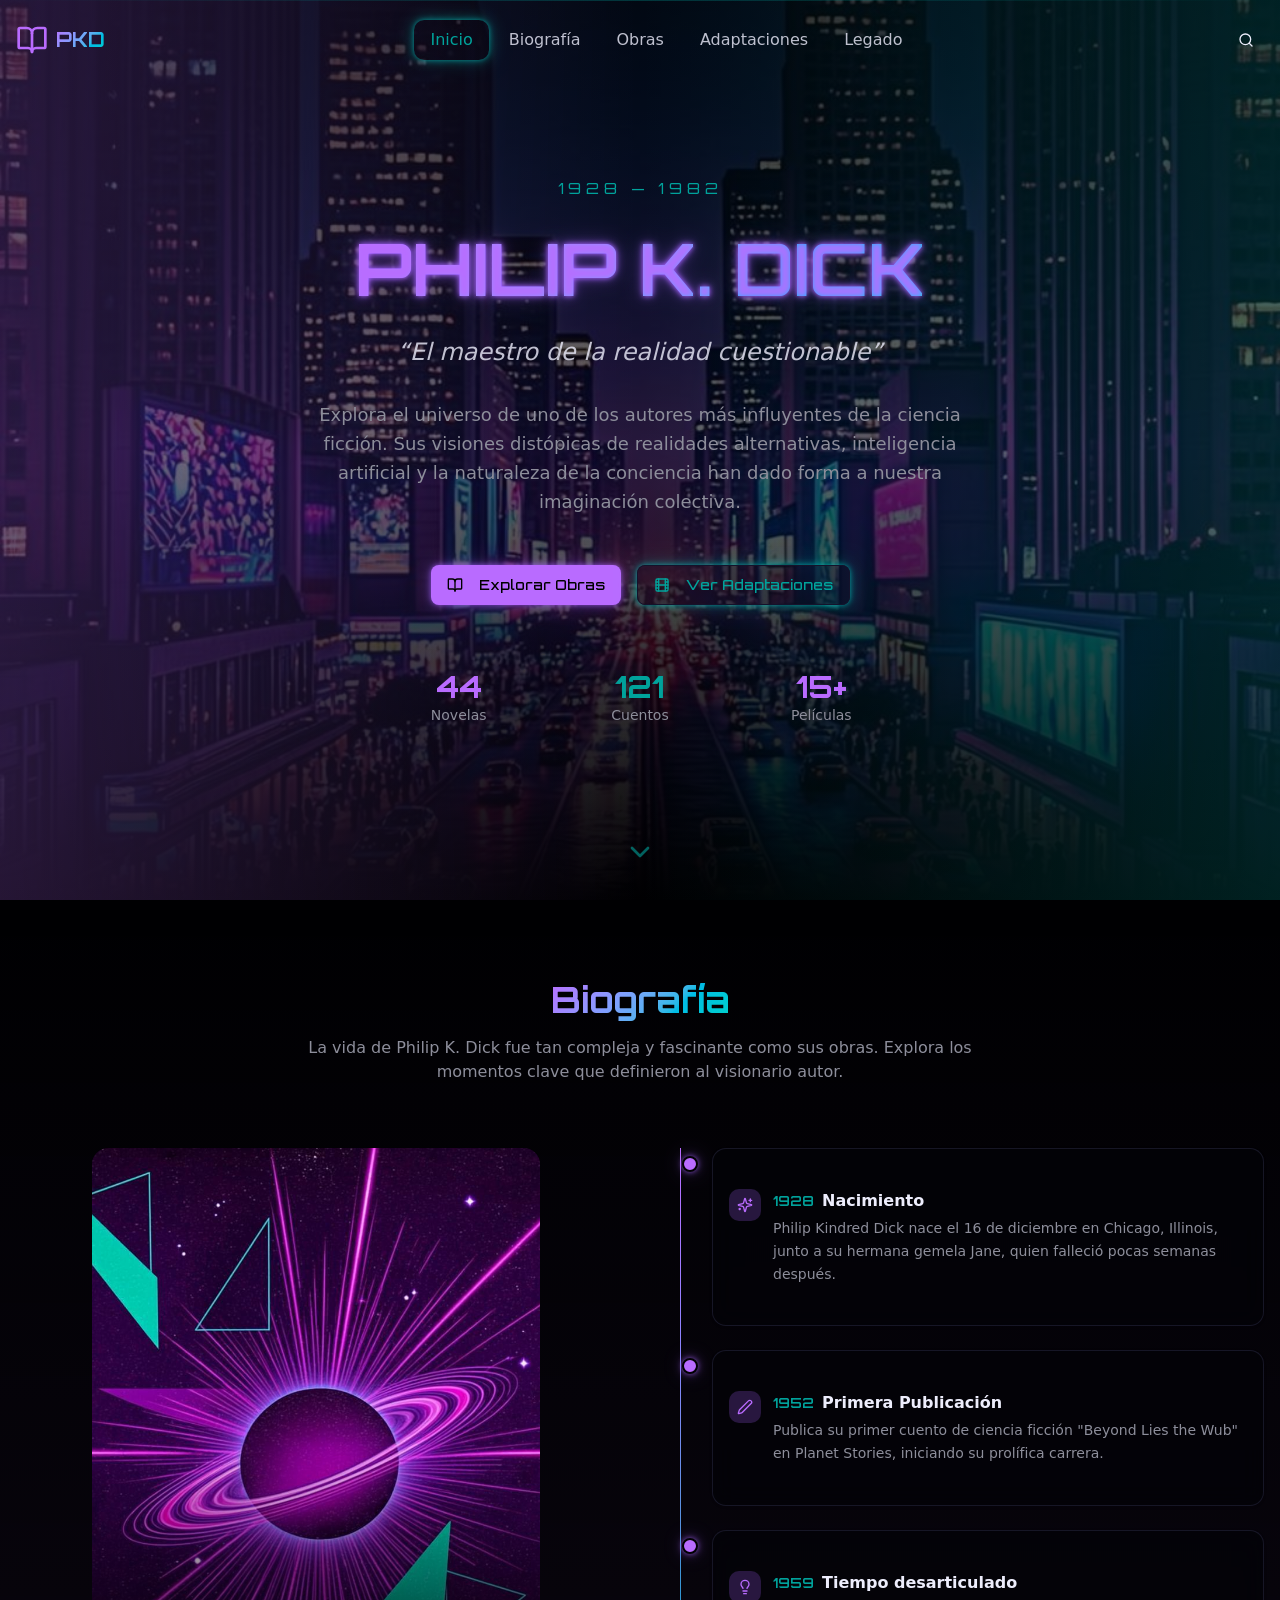
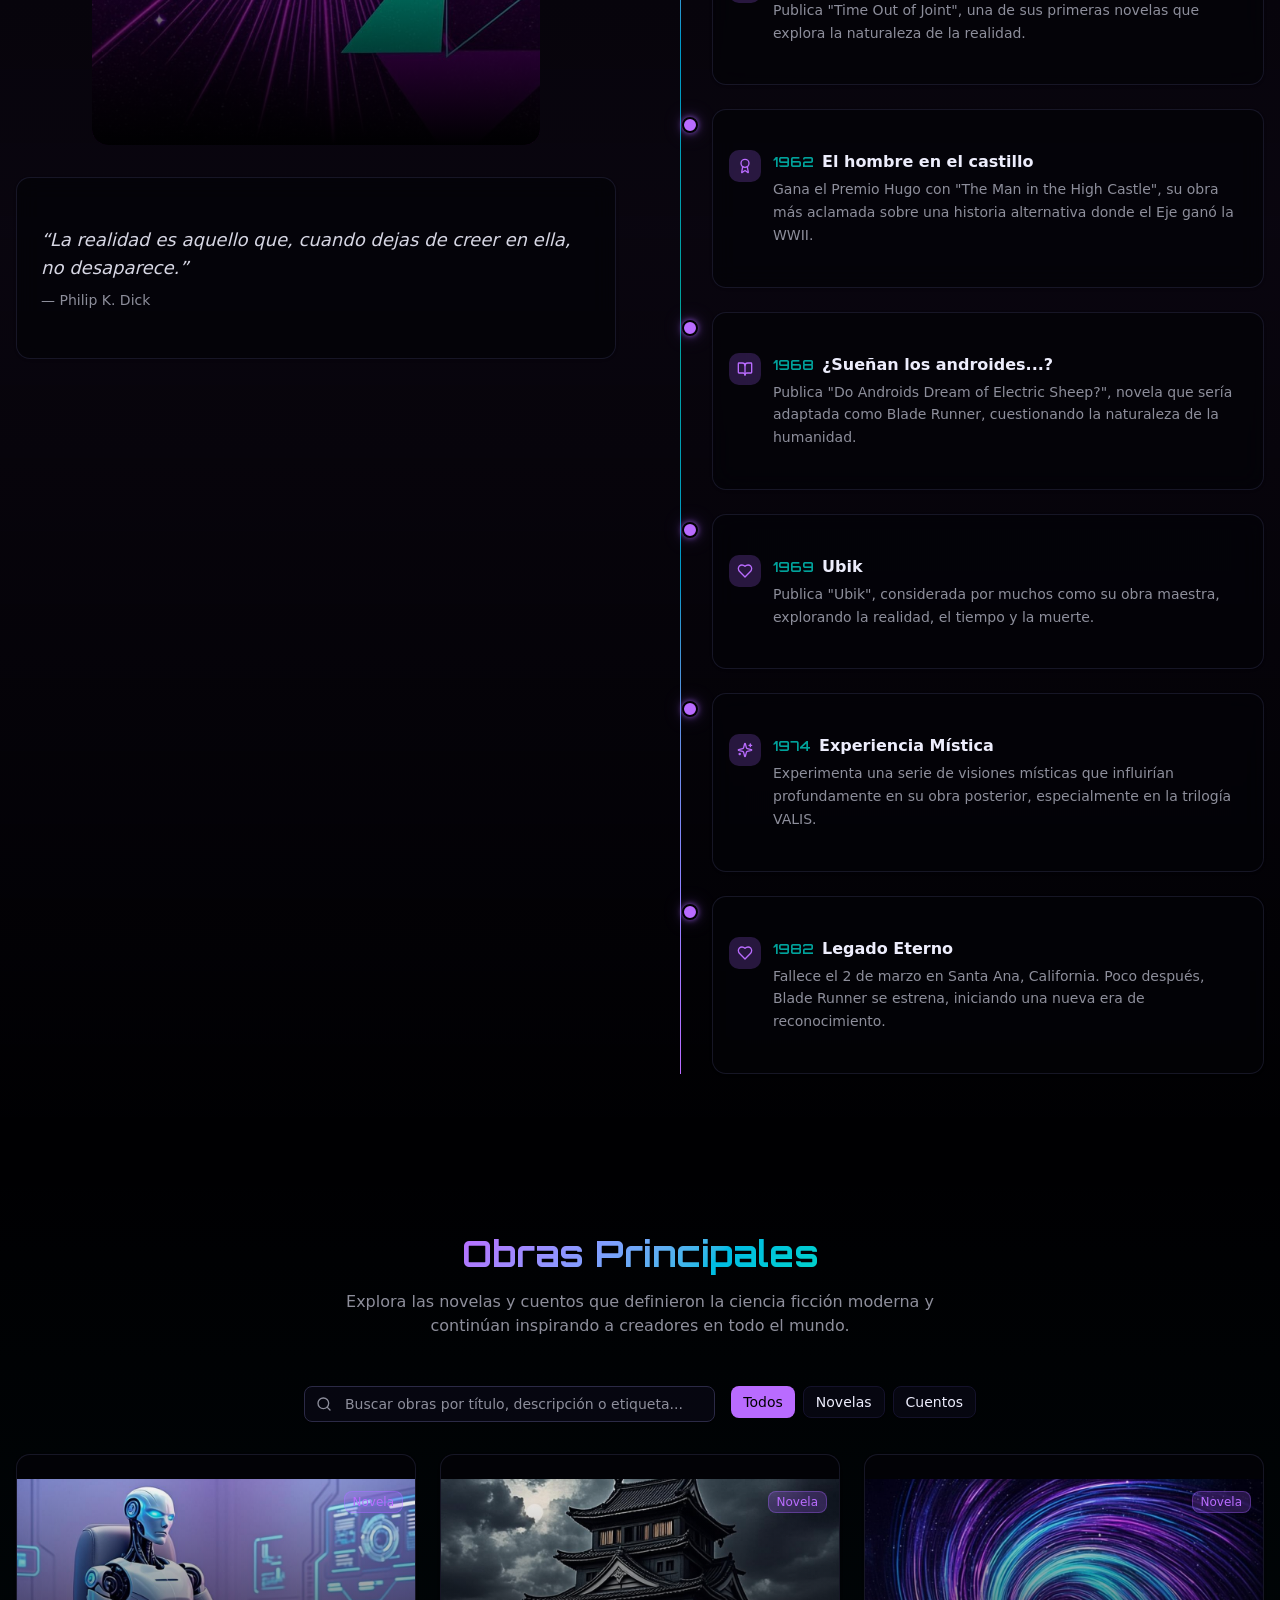
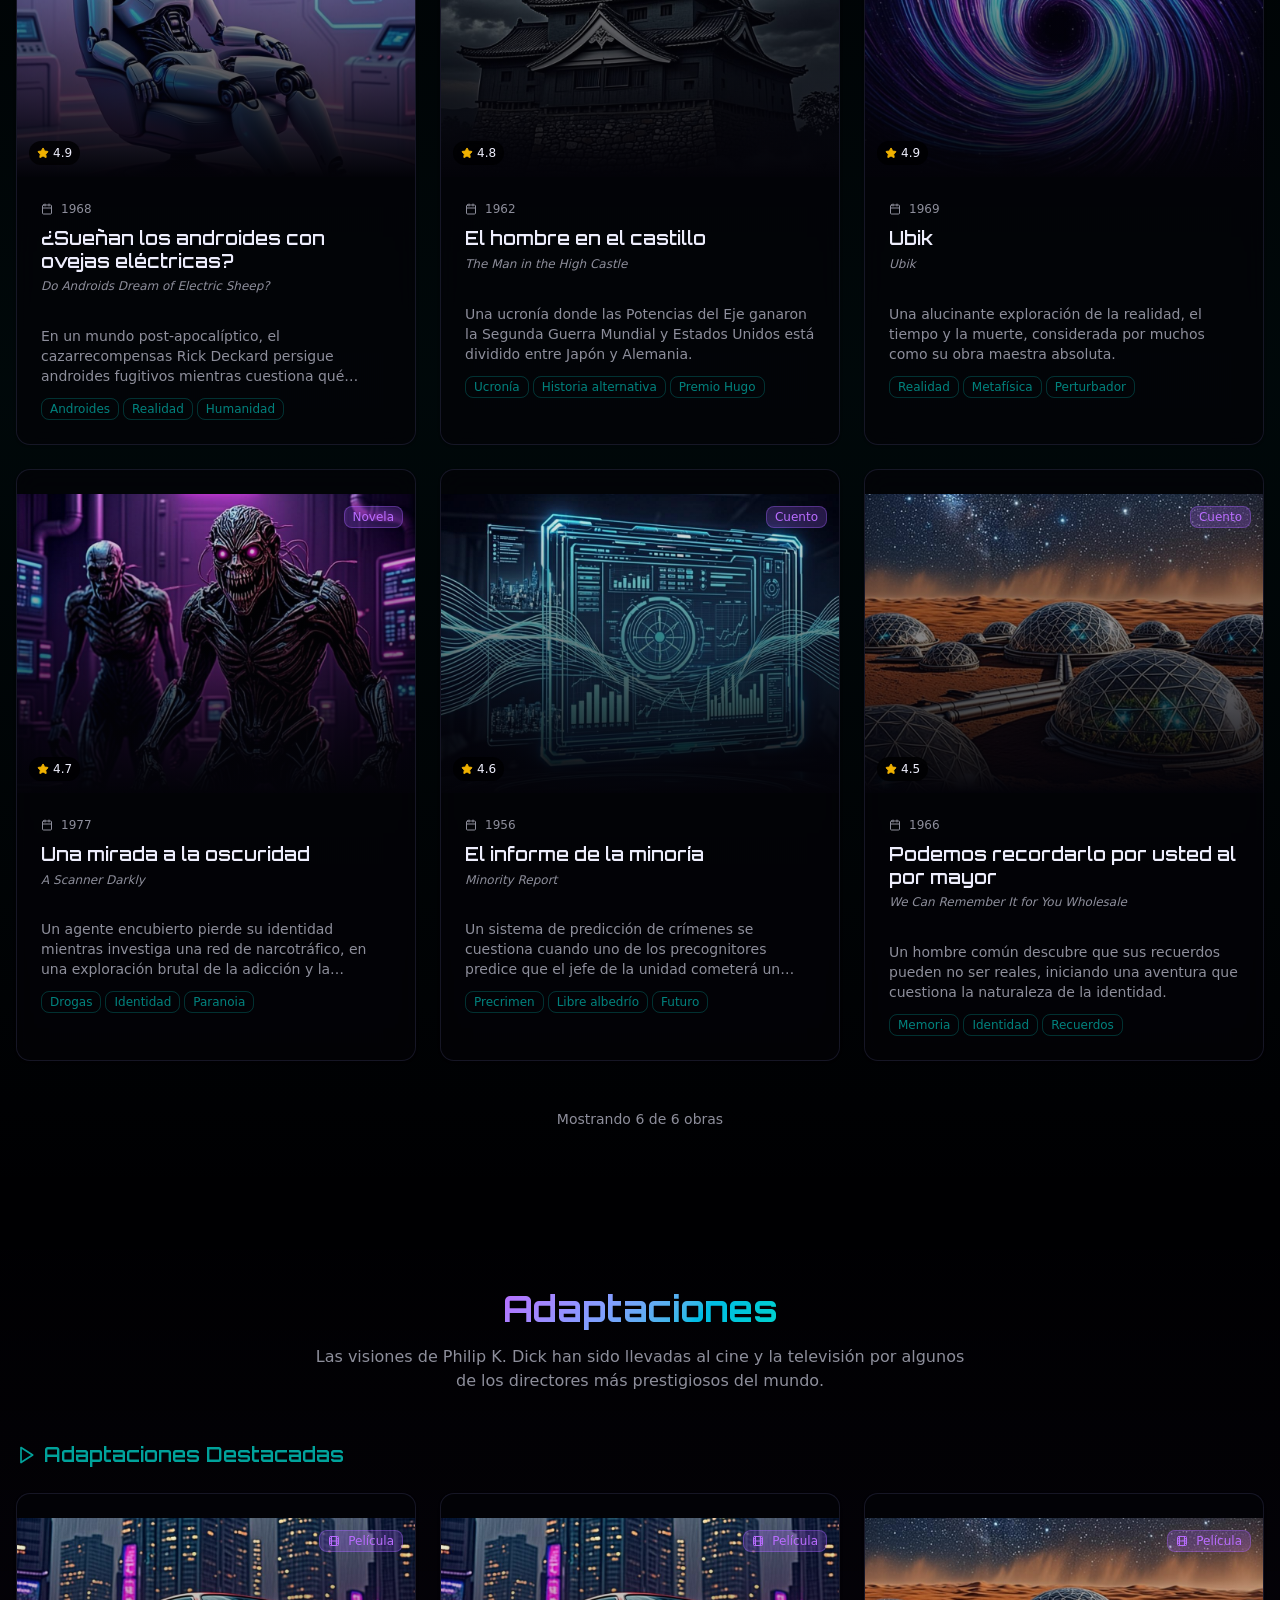
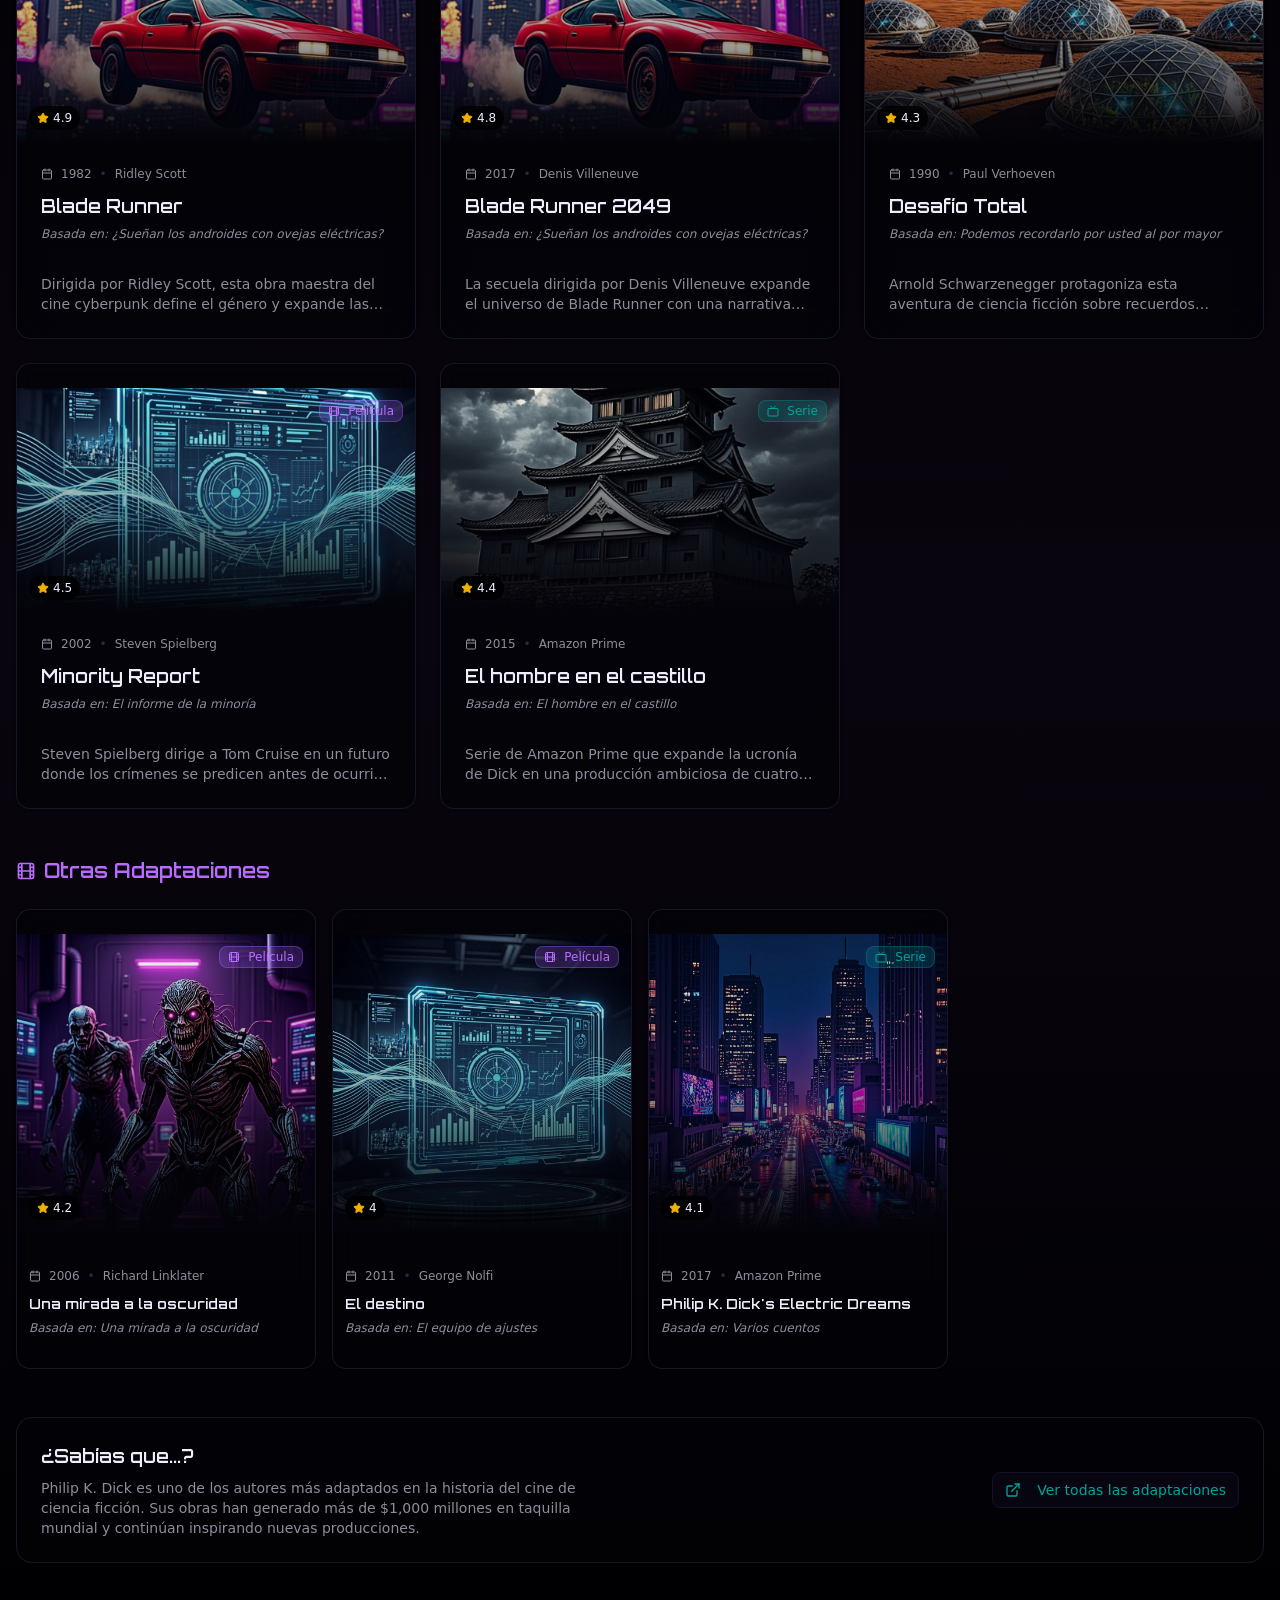
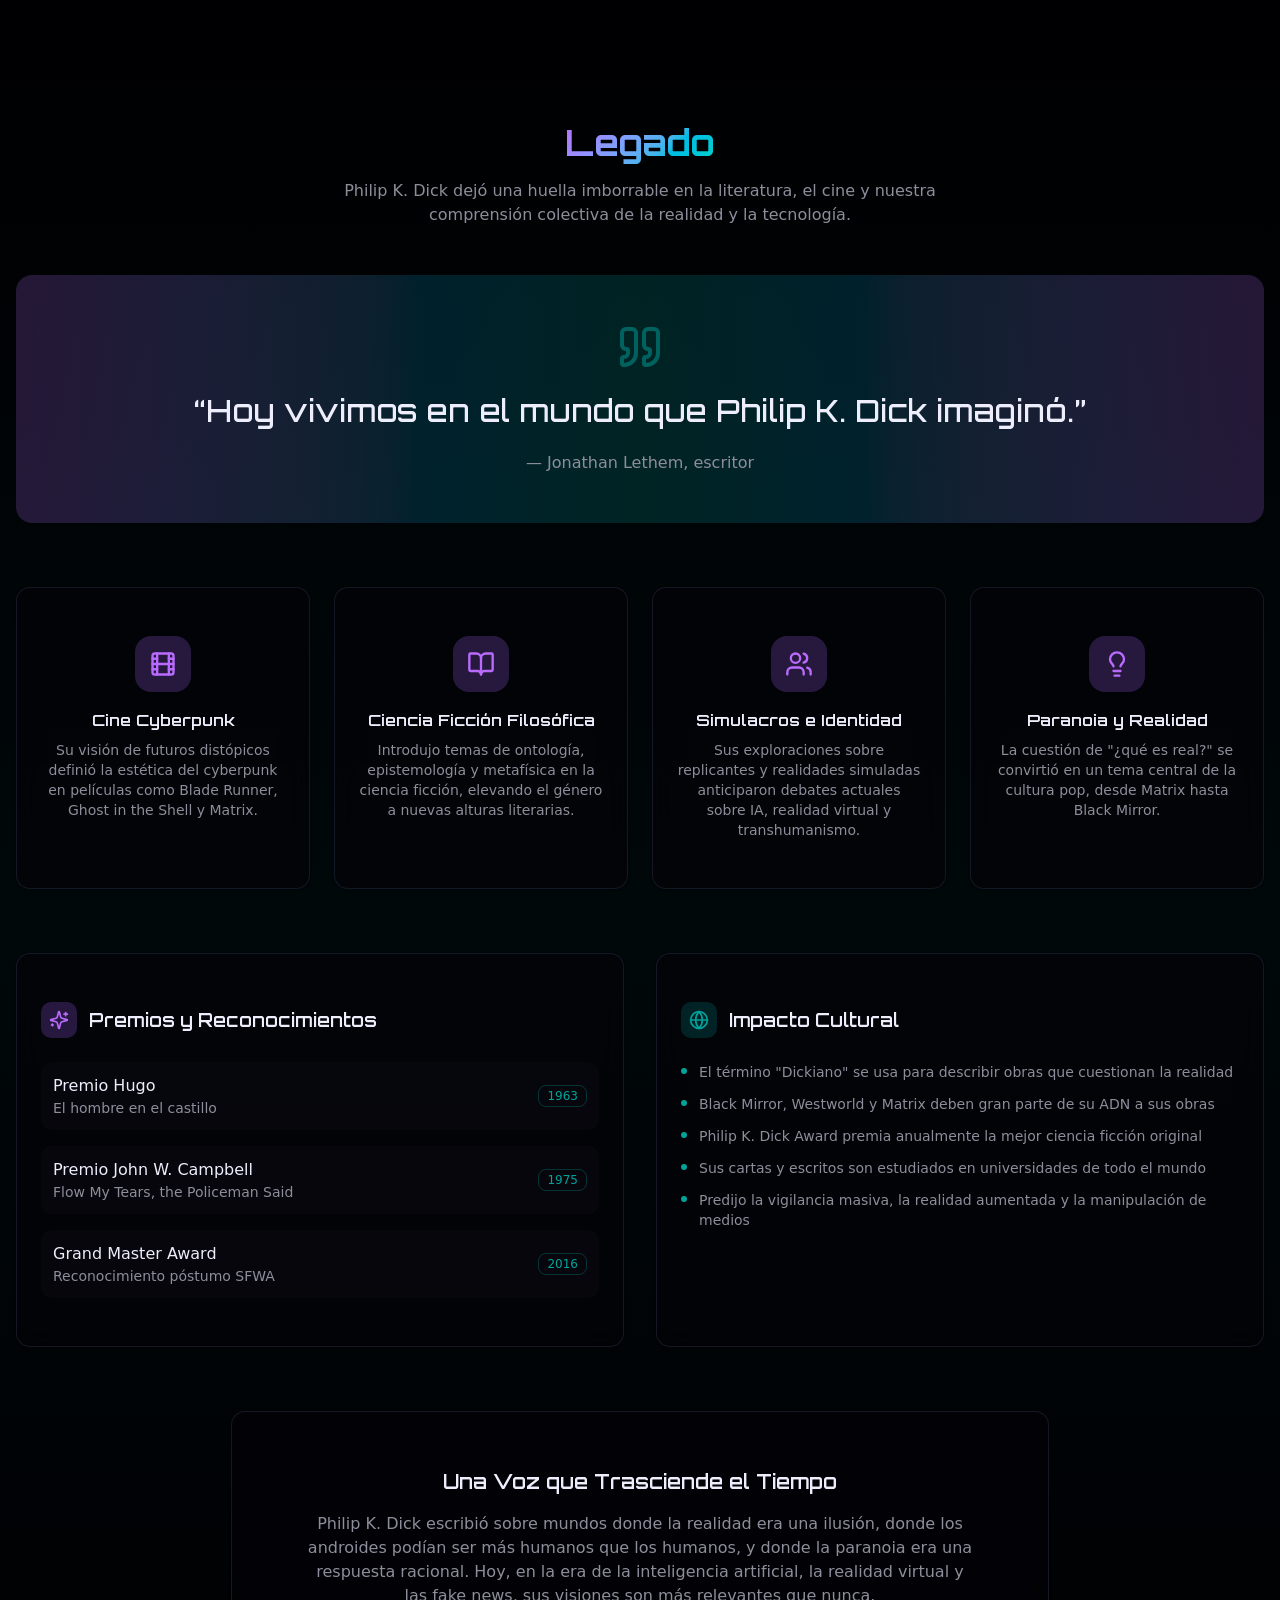
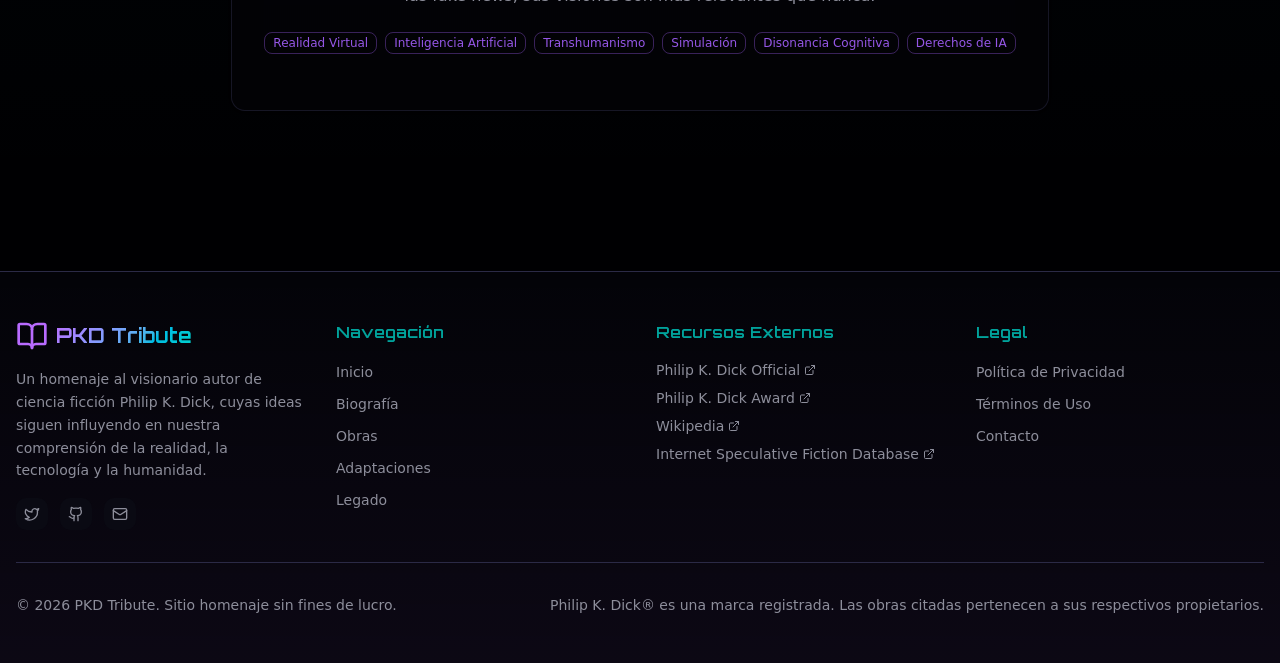
<file: index.html>
<!DOCTYPE html><!--2IDI9ltEasbapEEC2ynJJ--><html lang="es" class="dark"><head><meta charSet="utf-8"/><meta name="viewport" content="width=device-width, initial-scale=1"/><link rel="preload" href="/_next/static/media/0acc7fdf55eb3220-s.p.532ccaa1.woff2" as="font" crossorigin="" type="font/woff2"/><link rel="preload" href="/_next/static/media/797e433ab948586e-s.p.dbea232f.woff2" as="font" crossorigin="" type="font/woff2"/><link rel="preload" href="/_next/static/media/caa3a2e1cccd8315-s.p.853070df.woff2" as="font" crossorigin="" type="font/woff2"/><link rel="preload" as="image" href="/images/hero-cyberpunk.png"/><link rel="stylesheet" href="/_next/static/chunks/ce6fe1af7d8483ab.css" data-precedence="next"/><link rel="stylesheet" href="/_next/static/chunks/13907cbbb99fd0b8.css" data-precedence="next"/><link rel="preload" as="script" fetchPriority="low" href="/_next/static/chunks/556c8b59b4c9a879.js"/><script src="/_next/static/chunks/abc386bdde209760.js" async=""></script><script src="/_next/static/chunks/3b3c7ed019bbd741.js" async=""></script><script src="/_next/static/chunks/turbopack-4418671c871624ce.js" async=""></script><script src="/_next/static/chunks/ff1a16fafef87110.js" async=""></script><script src="/_next/static/chunks/d2be314c3ece3fbe.js" async=""></script><script src="/_next/static/chunks/f5dbffc2357b227a.js" async=""></script><script src="/_next/static/chunks/a6850a050755d134.js" async=""></script><script src="/_next/static/chunks/965058bfec8d47f9.js" async=""></script><meta name="next-size-adjust" content=""/><title>Philip K. Dick | Maestro de la Ciencia Ficción</title><meta name="description" content="Explora el universo de Philip K. Dick: su vida, obras maestras como ¿Sueñan los androides con ovejas eléctricas?, adaptaciones cinematográficas y su legado en la ciencia ficción moderna."/><meta name="author" content="PKD Tribute Site"/><meta name="keywords" content="Philip K. Dick,Ciencia Ficción,Blade Runner,Total Recall,Minority Report,Ubik,El hombre en el castillo,Sci-Fi,Cyberpunk"/><meta property="og:title" content="Philip K. Dick | Maestro de la Ciencia Ficción"/><meta property="og:description" content="Descubre el universo de uno de los autores más influyentes de la ciencia ficción"/><meta property="og:type" content="website"/><meta name="twitter:card" content="summary_large_image"/><meta name="twitter:title" content="Philip K. Dick | Maestro de la Ciencia Ficción"/><meta name="twitter:description" content="Explora el universo de Philip K. Dick"/><link rel="icon" href="/images/favicon.ico"/><script src="/_next/static/chunks/664adc71bc2617c2.js" noModule=""></script></head><body class="geist_a71539c9-module__T19VSG__variable geist_mono_8d43a2aa-module__8Li5zG__variable orbitron_f1751eec-module__pU4K5G__variable antialiased bg-background text-foreground"><div hidden=""><!--$--><!--/$--></div><div class="min-h-screen bg-background"><header class="fixed top-0 left-0 right-0 z-50 transition-all duration-300 bg-transparent"><div class="container mx-auto px-4"><div class="flex items-center justify-between h-16 md:h-20"><button class="flex items-center gap-2 group"><svg xmlns="http://www.w3.org/2000/svg" width="24" height="24" viewBox="0 0 24 24" fill="none" stroke="currentColor" stroke-width="2" stroke-linecap="round" stroke-linejoin="round" class="lucide lucide-book-open w-8 h-8 text-primary group-hover:text-accent transition-colors" aria-hidden="true"><path d="M12 7v14"></path><path d="M3 18a1 1 0 0 1-1-1V4a1 1 0 0 1 1-1h5a4 4 0 0 1 4 4 4 4 0 0 1 4-4h5a1 1 0 0 1 1 1v13a1 1 0 0 1-1 1h-6a3 3 0 0 0-3 3 3 3 0 0 0-3-3z"></path></svg><span class="font-[family-name:var(--font-orbitron)] text-lg md:text-xl font-bold gradient-text">PKD</span></button><nav class="hidden md:flex items-center gap-1"><button class="px-4 py-2 rounded-lg font-medium transition-all duration-200 text-accent neon-glow-cyan">Inicio</button><button class="px-4 py-2 rounded-lg font-medium transition-all duration-200 text-foreground/80 hover:text-accent hover:bg-accent/10">Biografía</button><button class="px-4 py-2 rounded-lg font-medium transition-all duration-200 text-foreground/80 hover:text-accent hover:bg-accent/10">Obras</button><button class="px-4 py-2 rounded-lg font-medium transition-all duration-200 text-foreground/80 hover:text-accent hover:bg-accent/10">Adaptaciones</button><button class="px-4 py-2 rounded-lg font-medium transition-all duration-200 text-foreground/80 hover:text-accent hover:bg-accent/10">Legado</button></nav><div class="flex items-center gap-2"><div class="relative"><button data-slot="button" class="inline-flex items-center justify-center gap-2 whitespace-nowrap rounded-md text-sm font-medium transition-all disabled:pointer-events-none disabled:opacity-50 [&amp;_svg]:pointer-events-none [&amp;_svg:not([class*=&#x27;size-&#x27;])]:size-4 shrink-0 [&amp;_svg]:shrink-0 outline-none focus-visible:border-ring focus-visible:ring-ring/50 focus-visible:ring-[3px] aria-invalid:ring-destructive/20 dark:aria-invalid:ring-destructive/40 aria-invalid:border-destructive hover:text-accent-foreground dark:hover:bg-accent/50 size-9 hover:bg-primary/20"><svg xmlns="http://www.w3.org/2000/svg" width="24" height="24" viewBox="0 0 24 24" fill="none" stroke="currentColor" stroke-width="2" stroke-linecap="round" stroke-linejoin="round" class="lucide lucide-search w-5 h-5" aria-hidden="true"><path d="m21 21-4.34-4.34"></path><circle cx="11" cy="11" r="8"></circle></svg></button></div><button data-slot="button" class="inline-flex items-center justify-center gap-2 whitespace-nowrap rounded-md text-sm font-medium transition-all disabled:pointer-events-none disabled:opacity-50 [&amp;_svg]:pointer-events-none [&amp;_svg:not([class*=&#x27;size-&#x27;])]:size-4 shrink-0 [&amp;_svg]:shrink-0 outline-none focus-visible:border-ring focus-visible:ring-ring/50 focus-visible:ring-[3px] aria-invalid:ring-destructive/20 dark:aria-invalid:ring-destructive/40 aria-invalid:border-destructive hover:bg-accent hover:text-accent-foreground dark:hover:bg-accent/50 size-9 md:hidden"><svg xmlns="http://www.w3.org/2000/svg" width="24" height="24" viewBox="0 0 24 24" fill="none" stroke="currentColor" stroke-width="2" stroke-linecap="round" stroke-linejoin="round" class="lucide lucide-menu w-5 h-5" aria-hidden="true"><path d="M4 12h16"></path><path d="M4 18h16"></path><path d="M4 6h16"></path></svg></button></div></div><div class="md:hidden overflow-hidden transition-all duration-300 max-h-0"><nav class="flex flex-col gap-1 pt-2"><button class="px-4 py-3 rounded-lg font-medium text-left transition-all duration-200 text-accent bg-accent/10 neon-glow-cyan">Inicio</button><button class="px-4 py-3 rounded-lg font-medium text-left transition-all duration-200 text-foreground/80 hover:text-accent hover:bg-accent/10">Biografía</button><button class="px-4 py-3 rounded-lg font-medium text-left transition-all duration-200 text-foreground/80 hover:text-accent hover:bg-accent/10">Obras</button><button class="px-4 py-3 rounded-lg font-medium text-left transition-all duration-200 text-foreground/80 hover:text-accent hover:bg-accent/10">Adaptaciones</button><button class="px-4 py-3 rounded-lg font-medium text-left transition-all duration-200 text-foreground/80 hover:text-accent hover:bg-accent/10">Legado</button></nav></div></div></header><main><section id="hero" class="relative min-h-screen flex items-center justify-center overflow-hidden"><div class="absolute inset-0 z-0"><img alt="Cyberpunk cityscape" decoding="async" data-nimg="fill" class="object-cover" style="position:absolute;height:100%;width:100%;left:0;top:0;right:0;bottom:0;color:transparent" src="/images/hero-cyberpunk.png"/><div class="absolute inset-0 bg-gradient-to-b from-background/80 via-background/60 to-background"></div><div class="absolute inset-0 bg-gradient-to-r from-primary/20 via-transparent to-accent/20"></div></div><div class="absolute inset-0 z-10 pointer-events-none overflow-hidden opacity-30"><div class="absolute left-0 right-0 h-px bg-gradient-to-r from-transparent via-accent to-transparent" style="animation:scan-line 8s linear infinite"></div></div><div class="relative z-20 container mx-auto px-4 text-center"><div class="max-w-4xl mx-auto space-y-8"><p class="font-[family-name:var(--font-orbitron)] text-accent text-sm md:text-base tracking-[0.3em] uppercase animate-pulse">1928 — 1982</p><h1 class="font-[family-name:var(--font-orbitron)] text-4xl md:text-6xl lg:text-7xl font-bold"><span class="gradient-text neon-text-purple">PHILIP K. DICK</span></h1><p class="text-xl md:text-2xl text-foreground/80 font-light italic">“El maestro de la realidad cuestionable”</p><p class="text-muted-foreground text-lg max-w-2xl mx-auto leading-relaxed">Explora el universo de uno de los autores más influyentes de la ciencia ficción. Sus visiones distópicas de realidades alternativas, inteligencia artificial y la naturaleza de la conciencia han dado forma a nuestra imaginación colectiva.</p><div class="flex flex-col sm:flex-row items-center justify-center gap-4 pt-4"><button data-slot="button" class="inline-flex items-center justify-center gap-2 whitespace-nowrap text-sm font-medium disabled:pointer-events-none disabled:opacity-50 [&amp;_svg]:pointer-events-none [&amp;_svg:not([class*=&#x27;size-&#x27;])]:size-4 shrink-0 [&amp;_svg]:shrink-0 outline-none focus-visible:border-ring focus-visible:ring-ring/50 focus-visible:ring-[3px] aria-invalid:ring-destructive/20 dark:aria-invalid:ring-destructive/40 aria-invalid:border-destructive shadow-xs h-10 rounded-md px-6 has-[&gt;svg]:px-4 bg-primary hover:bg-primary/80 text-primary-foreground font-[family-name:var(--font-orbitron)] neon-glow-purple transition-all duration-300 hover:scale-105"><svg xmlns="http://www.w3.org/2000/svg" width="24" height="24" viewBox="0 0 24 24" fill="none" stroke="currentColor" stroke-width="2" stroke-linecap="round" stroke-linejoin="round" class="lucide lucide-book-open w-4 h-4 mr-2" aria-hidden="true"><path d="M12 7v14"></path><path d="M3 18a1 1 0 0 1-1-1V4a1 1 0 0 1 1-1h5a4 4 0 0 1 4 4 4 4 0 0 1 4-4h5a1 1 0 0 1 1 1v13a1 1 0 0 1-1 1h-6a3 3 0 0 0-3 3 3 3 0 0 0-3-3z"></path></svg>Explorar Obras</button><button data-slot="button" class="inline-flex items-center justify-center gap-2 whitespace-nowrap text-sm font-medium disabled:pointer-events-none disabled:opacity-50 [&amp;_svg]:pointer-events-none [&amp;_svg:not([class*=&#x27;size-&#x27;])]:size-4 shrink-0 [&amp;_svg]:shrink-0 outline-none focus-visible:border-ring focus-visible:ring-ring/50 focus-visible:ring-[3px] aria-invalid:ring-destructive/20 dark:aria-invalid:ring-destructive/40 aria-invalid:border-destructive border bg-background shadow-xs hover:text-accent-foreground dark:bg-input/30 dark:border-input dark:hover:bg-input/50 h-10 rounded-md px-6 has-[&gt;svg]:px-4 border-accent text-accent hover:bg-accent/10 font-[family-name:var(--font-orbitron)] neon-glow-cyan transition-all duration-300 hover:scale-105"><svg xmlns="http://www.w3.org/2000/svg" width="24" height="24" viewBox="0 0 24 24" fill="none" stroke="currentColor" stroke-width="2" stroke-linecap="round" stroke-linejoin="round" class="lucide lucide-film w-4 h-4 mr-2" aria-hidden="true"><rect width="18" height="18" x="3" y="3" rx="2"></rect><path d="M7 3v18"></path><path d="M3 7.5h4"></path><path d="M3 12h18"></path><path d="M3 16.5h4"></path><path d="M17 3v18"></path><path d="M17 7.5h4"></path><path d="M17 16.5h4"></path></svg>Ver Adaptaciones</button></div><div class="grid grid-cols-3 gap-4 md:gap-8 pt-8 max-w-lg mx-auto"><div class="text-center"><div class="font-[family-name:var(--font-orbitron)] text-2xl md:text-3xl font-bold text-primary">44</div><div class="text-xs md:text-sm text-muted-foreground">Novelas</div></div><div class="text-center"><div class="font-[family-name:var(--font-orbitron)] text-2xl md:text-3xl font-bold text-accent">121</div><div class="text-xs md:text-sm text-muted-foreground">Cuentos</div></div><div class="text-center"><div class="font-[family-name:var(--font-orbitron)] text-2xl md:text-3xl font-bold text-primary">15+</div><div class="text-xs md:text-sm text-muted-foreground">Películas</div></div></div></div></div><button class="absolute bottom-8 left-1/2 -translate-x-1/2 z-20 animate-bounce" aria-label="Scroll down"><svg xmlns="http://www.w3.org/2000/svg" width="24" height="24" viewBox="0 0 24 24" fill="none" stroke="currentColor" stroke-width="2" stroke-linecap="round" stroke-linejoin="round" class="lucide lucide-chevron-down w-8 h-8 text-accent/60" aria-hidden="true"><path d="m6 9 6 6 6-6"></path></svg></button></section><section id="biografia" class="py-20 relative"><div class="absolute inset-0 bg-gradient-to-b from-transparent via-primary/5 to-transparent pointer-events-none"></div><div class="container mx-auto px-4 relative"><div class="text-center mb-16"><h2 class="font-[family-name:var(--font-orbitron)] text-3xl md:text-4xl font-bold mb-4"><span class="gradient-text">Biografía</span></h2><p class="text-muted-foreground max-w-2xl mx-auto">La vida de Philip K. Dick fue tan compleja y fascinante como sus obras. Explora los momentos clave que definieron al visionario autor.</p></div><div class="grid lg:grid-cols-2 gap-12 items-start"><div class="relative group order-2 lg:order-1"><div class="relative aspect-[3/4] max-w-md mx-auto rounded-2xl overflow-hidden"><img alt="Philip K. Dick Portrait" loading="lazy" decoding="async" data-nimg="fill" class="object-cover transition-transform duration-500 group-hover:scale-105" style="position:absolute;height:100%;width:100%;left:0;top:0;right:0;bottom:0;color:transparent" src="/images/pkd-portrait.png"/><div class="absolute inset-0 bg-gradient-to-t from-background via-transparent to-transparent"></div></div><div class="absolute -inset-4 bg-gradient-to-r from-primary/20 via-accent/20 to-primary/20 blur-3xl opacity-50 -z-10"></div><div data-slot="card" class="bg-card text-card-foreground flex flex-col gap-6 rounded-xl border py-6 shadow-sm mt-8 glass border-primary/30"><div data-slot="card-content" class="p-6"><blockquote class="text-lg italic text-foreground/90">“La realidad es aquello que, cuando dejas de creer en ella, no desaparece.”</blockquote><p class="text-sm text-muted-foreground mt-2">— Philip K. Dick</p></div></div></div><div class="order-1 lg:order-2"><div class="relative"><div class="absolute left-4 top-0 bottom-0 w-px bg-gradient-to-b from-primary via-accent to-primary"></div><div class="space-y-6 pl-12"><div class="relative group"><div class="absolute left-[-30px] top-2 w-4 h-4 rounded-full bg-primary border-2 border-background neon-glow-purple"></div><div data-slot="card" class="bg-card text-card-foreground flex flex-col gap-6 rounded-xl border py-6 shadow-sm glass border-border hover:border-primary/50 transition-all duration-300 hover:shadow-lg hover:shadow-primary/10"><div data-slot="card-content" class="p-4"><div class="flex items-start gap-3"><div class="p-2 rounded-lg bg-primary/20 text-primary shrink-0"><svg xmlns="http://www.w3.org/2000/svg" width="24" height="24" viewBox="0 0 24 24" fill="none" stroke="currentColor" stroke-width="2" stroke-linecap="round" stroke-linejoin="round" class="lucide lucide-sparkles w-4 h-4" aria-hidden="true"><path d="M9.937 15.5A2 2 0 0 0 8.5 14.063l-6.135-1.582a.5.5 0 0 1 0-.962L8.5 9.936A2 2 0 0 0 9.937 8.5l1.582-6.135a.5.5 0 0 1 .963 0L14.063 8.5A2 2 0 0 0 15.5 9.937l6.135 1.581a.5.5 0 0 1 0 .964L15.5 14.063a2 2 0 0 0-1.437 1.437l-1.582 6.135a.5.5 0 0 1-.963 0z"></path><path d="M20 3v4"></path><path d="M22 5h-4"></path><path d="M4 17v2"></path><path d="M5 18H3"></path></svg></div><div><div class="flex items-center gap-2 mb-1"><span class="font-[family-name:var(--font-orbitron)] text-accent text-sm font-semibold">1928</span><h3 class="font-semibold text-foreground">Nacimiento</h3></div><p class="text-sm text-muted-foreground leading-relaxed">Philip Kindred Dick nace el 16 de diciembre en Chicago, Illinois, junto a su hermana gemela Jane, quien falleció pocas semanas después.</p></div></div></div></div></div><div class="relative group"><div class="absolute left-[-30px] top-2 w-4 h-4 rounded-full bg-primary border-2 border-background neon-glow-purple"></div><div data-slot="card" class="bg-card text-card-foreground flex flex-col gap-6 rounded-xl border py-6 shadow-sm glass border-border hover:border-primary/50 transition-all duration-300 hover:shadow-lg hover:shadow-primary/10"><div data-slot="card-content" class="p-4"><div class="flex items-start gap-3"><div class="p-2 rounded-lg bg-primary/20 text-primary shrink-0"><svg xmlns="http://www.w3.org/2000/svg" width="24" height="24" viewBox="0 0 24 24" fill="none" stroke="currentColor" stroke-width="2" stroke-linecap="round" stroke-linejoin="round" class="lucide lucide-pen w-4 h-4" aria-hidden="true"><path d="M21.174 6.812a1 1 0 0 0-3.986-3.987L3.842 16.174a2 2 0 0 0-.5.83l-1.321 4.352a.5.5 0 0 0 .623.622l4.353-1.32a2 2 0 0 0 .83-.497z"></path></svg></div><div><div class="flex items-center gap-2 mb-1"><span class="font-[family-name:var(--font-orbitron)] text-accent text-sm font-semibold">1952</span><h3 class="font-semibold text-foreground">Primera Publicación</h3></div><p class="text-sm text-muted-foreground leading-relaxed">Publica su primer cuento de ciencia ficción &quot;Beyond Lies the Wub&quot; en Planet Stories, iniciando su prolífica carrera.</p></div></div></div></div></div><div class="relative group"><div class="absolute left-[-30px] top-2 w-4 h-4 rounded-full bg-primary border-2 border-background neon-glow-purple"></div><div data-slot="card" class="bg-card text-card-foreground flex flex-col gap-6 rounded-xl border py-6 shadow-sm glass border-border hover:border-primary/50 transition-all duration-300 hover:shadow-lg hover:shadow-primary/10"><div data-slot="card-content" class="p-4"><div class="flex items-start gap-3"><div class="p-2 rounded-lg bg-primary/20 text-primary shrink-0"><svg xmlns="http://www.w3.org/2000/svg" width="24" height="24" viewBox="0 0 24 24" fill="none" stroke="currentColor" stroke-width="2" stroke-linecap="round" stroke-linejoin="round" class="lucide lucide-lightbulb w-4 h-4" aria-hidden="true"><path d="M15 14c.2-1 .7-1.7 1.5-2.5 1-.9 1.5-2.2 1.5-3.5A6 6 0 0 0 6 8c0 1 .2 2.2 1.5 3.5.7.7 1.3 1.5 1.5 2.5"></path><path d="M9 18h6"></path><path d="M10 22h4"></path></svg></div><div><div class="flex items-center gap-2 mb-1"><span class="font-[family-name:var(--font-orbitron)] text-accent text-sm font-semibold">1959</span><h3 class="font-semibold text-foreground">Tiempo desarticulado</h3></div><p class="text-sm text-muted-foreground leading-relaxed">Publica &quot;Time Out of Joint&quot;, una de sus primeras novelas que explora la naturaleza de la realidad.</p></div></div></div></div></div><div class="relative group"><div class="absolute left-[-30px] top-2 w-4 h-4 rounded-full bg-primary border-2 border-background neon-glow-purple"></div><div data-slot="card" class="bg-card text-card-foreground flex flex-col gap-6 rounded-xl border py-6 shadow-sm glass border-border hover:border-primary/50 transition-all duration-300 hover:shadow-lg hover:shadow-primary/10"><div data-slot="card-content" class="p-4"><div class="flex items-start gap-3"><div class="p-2 rounded-lg bg-primary/20 text-primary shrink-0"><svg xmlns="http://www.w3.org/2000/svg" width="24" height="24" viewBox="0 0 24 24" fill="none" stroke="currentColor" stroke-width="2" stroke-linecap="round" stroke-linejoin="round" class="lucide lucide-award w-4 h-4" aria-hidden="true"><path d="m15.477 12.89 1.515 8.526a.5.5 0 0 1-.81.47l-3.58-2.687a1 1 0 0 0-1.197 0l-3.586 2.686a.5.5 0 0 1-.81-.469l1.514-8.526"></path><circle cx="12" cy="8" r="6"></circle></svg></div><div><div class="flex items-center gap-2 mb-1"><span class="font-[family-name:var(--font-orbitron)] text-accent text-sm font-semibold">1962</span><h3 class="font-semibold text-foreground">El hombre en el castillo</h3></div><p class="text-sm text-muted-foreground leading-relaxed">Gana el Premio Hugo con &quot;The Man in the High Castle&quot;, su obra más aclamada sobre una historia alternativa donde el Eje ganó la WWII.</p></div></div></div></div></div><div class="relative group"><div class="absolute left-[-30px] top-2 w-4 h-4 rounded-full bg-primary border-2 border-background neon-glow-purple"></div><div data-slot="card" class="bg-card text-card-foreground flex flex-col gap-6 rounded-xl border py-6 shadow-sm glass border-border hover:border-primary/50 transition-all duration-300 hover:shadow-lg hover:shadow-primary/10"><div data-slot="card-content" class="p-4"><div class="flex items-start gap-3"><div class="p-2 rounded-lg bg-primary/20 text-primary shrink-0"><svg xmlns="http://www.w3.org/2000/svg" width="24" height="24" viewBox="0 0 24 24" fill="none" stroke="currentColor" stroke-width="2" stroke-linecap="round" stroke-linejoin="round" class="lucide lucide-book-open w-4 h-4" aria-hidden="true"><path d="M12 7v14"></path><path d="M3 18a1 1 0 0 1-1-1V4a1 1 0 0 1 1-1h5a4 4 0 0 1 4 4 4 4 0 0 1 4-4h5a1 1 0 0 1 1 1v13a1 1 0 0 1-1 1h-6a3 3 0 0 0-3 3 3 3 0 0 0-3-3z"></path></svg></div><div><div class="flex items-center gap-2 mb-1"><span class="font-[family-name:var(--font-orbitron)] text-accent text-sm font-semibold">1968</span><h3 class="font-semibold text-foreground">¿Sueñan los androides...?</h3></div><p class="text-sm text-muted-foreground leading-relaxed">Publica &quot;Do Androids Dream of Electric Sheep?&quot;, novela que sería adaptada como Blade Runner, cuestionando la naturaleza de la humanidad.</p></div></div></div></div></div><div class="relative group"><div class="absolute left-[-30px] top-2 w-4 h-4 rounded-full bg-primary border-2 border-background neon-glow-purple"></div><div data-slot="card" class="bg-card text-card-foreground flex flex-col gap-6 rounded-xl border py-6 shadow-sm glass border-border hover:border-primary/50 transition-all duration-300 hover:shadow-lg hover:shadow-primary/10"><div data-slot="card-content" class="p-4"><div class="flex items-start gap-3"><div class="p-2 rounded-lg bg-primary/20 text-primary shrink-0"><svg xmlns="http://www.w3.org/2000/svg" width="24" height="24" viewBox="0 0 24 24" fill="none" stroke="currentColor" stroke-width="2" stroke-linecap="round" stroke-linejoin="round" class="lucide lucide-heart w-4 h-4" aria-hidden="true"><path d="M19 14c1.49-1.46 3-3.21 3-5.5A5.5 5.5 0 0 0 16.5 3c-1.76 0-3 .5-4.5 2-1.5-1.5-2.74-2-4.5-2A5.5 5.5 0 0 0 2 8.5c0 2.3 1.5 4.05 3 5.5l7 7Z"></path></svg></div><div><div class="flex items-center gap-2 mb-1"><span class="font-[family-name:var(--font-orbitron)] text-accent text-sm font-semibold">1969</span><h3 class="font-semibold text-foreground">Ubik</h3></div><p class="text-sm text-muted-foreground leading-relaxed">Publica &quot;Ubik&quot;, considerada por muchos como su obra maestra, explorando la realidad, el tiempo y la muerte.</p></div></div></div></div></div><div class="relative group"><div class="absolute left-[-30px] top-2 w-4 h-4 rounded-full bg-primary border-2 border-background neon-glow-purple"></div><div data-slot="card" class="bg-card text-card-foreground flex flex-col gap-6 rounded-xl border py-6 shadow-sm glass border-border hover:border-primary/50 transition-all duration-300 hover:shadow-lg hover:shadow-primary/10"><div data-slot="card-content" class="p-4"><div class="flex items-start gap-3"><div class="p-2 rounded-lg bg-primary/20 text-primary shrink-0"><svg xmlns="http://www.w3.org/2000/svg" width="24" height="24" viewBox="0 0 24 24" fill="none" stroke="currentColor" stroke-width="2" stroke-linecap="round" stroke-linejoin="round" class="lucide lucide-sparkles w-4 h-4" aria-hidden="true"><path d="M9.937 15.5A2 2 0 0 0 8.5 14.063l-6.135-1.582a.5.5 0 0 1 0-.962L8.5 9.936A2 2 0 0 0 9.937 8.5l1.582-6.135a.5.5 0 0 1 .963 0L14.063 8.5A2 2 0 0 0 15.5 9.937l6.135 1.581a.5.5 0 0 1 0 .964L15.5 14.063a2 2 0 0 0-1.437 1.437l-1.582 6.135a.5.5 0 0 1-.963 0z"></path><path d="M20 3v4"></path><path d="M22 5h-4"></path><path d="M4 17v2"></path><path d="M5 18H3"></path></svg></div><div><div class="flex items-center gap-2 mb-1"><span class="font-[family-name:var(--font-orbitron)] text-accent text-sm font-semibold">1974</span><h3 class="font-semibold text-foreground">Experiencia Mística</h3></div><p class="text-sm text-muted-foreground leading-relaxed">Experimenta una serie de visiones místicas que influirían profundamente en su obra posterior, especialmente en la trilogía VALIS.</p></div></div></div></div></div><div class="relative group"><div class="absolute left-[-30px] top-2 w-4 h-4 rounded-full bg-primary border-2 border-background neon-glow-purple"></div><div data-slot="card" class="bg-card text-card-foreground flex flex-col gap-6 rounded-xl border py-6 shadow-sm glass border-border hover:border-primary/50 transition-all duration-300 hover:shadow-lg hover:shadow-primary/10"><div data-slot="card-content" class="p-4"><div class="flex items-start gap-3"><div class="p-2 rounded-lg bg-primary/20 text-primary shrink-0"><svg xmlns="http://www.w3.org/2000/svg" width="24" height="24" viewBox="0 0 24 24" fill="none" stroke="currentColor" stroke-width="2" stroke-linecap="round" stroke-linejoin="round" class="lucide lucide-heart w-4 h-4" aria-hidden="true"><path d="M19 14c1.49-1.46 3-3.21 3-5.5A5.5 5.5 0 0 0 16.5 3c-1.76 0-3 .5-4.5 2-1.5-1.5-2.74-2-4.5-2A5.5 5.5 0 0 0 2 8.5c0 2.3 1.5 4.05 3 5.5l7 7Z"></path></svg></div><div><div class="flex items-center gap-2 mb-1"><span class="font-[family-name:var(--font-orbitron)] text-accent text-sm font-semibold">1982</span><h3 class="font-semibold text-foreground">Legado Eterno</h3></div><p class="text-sm text-muted-foreground leading-relaxed">Fallece el 2 de marzo en Santa Ana, California. Poco después, Blade Runner se estrena, iniciando una nueva era de reconocimiento.</p></div></div></div></div></div></div></div></div></div></div></section><div><section id="obras" class="py-20 relative"><div class="absolute inset-0 bg-gradient-to-b from-transparent via-accent/5 to-transparent pointer-events-none"></div><div class="container mx-auto px-4 relative"><div class="text-center mb-12"><h2 class="font-[family-name:var(--font-orbitron)] text-3xl md:text-4xl font-bold mb-4"><span class="gradient-text">Obras Principales</span></h2><p class="text-muted-foreground max-w-2xl mx-auto">Explora las novelas y cuentos que definieron la ciencia ficción moderna y continúan inspirando a creadores en todo el mundo.</p></div><div class="flex flex-col sm:flex-row gap-4 mb-8 max-w-2xl mx-auto"><div class="relative flex-1"><svg xmlns="http://www.w3.org/2000/svg" width="24" height="24" viewBox="0 0 24 24" fill="none" stroke="currentColor" stroke-width="2" stroke-linecap="round" stroke-linejoin="round" class="lucide lucide-search absolute left-3 top-1/2 -translate-y-1/2 w-4 h-4 text-muted-foreground" aria-hidden="true"><path d="m21 21-4.34-4.34"></path><circle cx="11" cy="11" r="8"></circle></svg><input type="text" data-slot="input" class="file:text-foreground placeholder:text-muted-foreground selection:bg-primary selection:text-primary-foreground dark:bg-input/30 flex h-9 w-full min-w-0 rounded-md border px-3 py-1 text-base shadow-xs transition-[color,box-shadow] outline-none file:inline-flex file:h-7 file:border-0 file:bg-transparent file:text-sm file:font-medium disabled:pointer-events-none disabled:cursor-not-allowed disabled:opacity-50 md:text-sm focus-visible:border-ring focus-visible:ring-ring/50 focus-visible:ring-[3px] aria-invalid:ring-destructive/20 dark:aria-invalid:ring-destructive/40 aria-invalid:border-destructive pl-10 bg-input border-border focus:border-primary" placeholder="Buscar obras por título, descripción o etiqueta..." value=""/></div><div class="flex gap-2"><button data-slot="button" class="inline-flex items-center justify-center whitespace-nowrap text-sm font-medium disabled:pointer-events-none disabled:opacity-50 [&amp;_svg]:pointer-events-none [&amp;_svg:not([class*=&#x27;size-&#x27;])]:size-4 shrink-0 [&amp;_svg]:shrink-0 outline-none focus-visible:border-ring focus-visible:ring-ring/50 focus-visible:ring-[3px] aria-invalid:ring-destructive/20 dark:aria-invalid:ring-destructive/40 aria-invalid:border-destructive shadow-xs hover:bg-primary/90 h-8 rounded-md gap-1.5 px-3 has-[&gt;svg]:px-2.5 transition-all bg-primary text-primary-foreground">Todos</button><button data-slot="button" class="inline-flex items-center justify-center whitespace-nowrap text-sm font-medium disabled:pointer-events-none disabled:opacity-50 [&amp;_svg]:pointer-events-none [&amp;_svg:not([class*=&#x27;size-&#x27;])]:size-4 shrink-0 [&amp;_svg]:shrink-0 outline-none focus-visible:border-ring focus-visible:ring-ring/50 focus-visible:ring-[3px] aria-invalid:ring-destructive/20 dark:aria-invalid:ring-destructive/40 aria-invalid:border-destructive border bg-background shadow-xs hover:bg-accent hover:text-accent-foreground dark:bg-input/30 dark:border-input dark:hover:bg-input/50 h-8 rounded-md gap-1.5 px-3 has-[&gt;svg]:px-2.5 transition-all">Novelas</button><button data-slot="button" class="inline-flex items-center justify-center whitespace-nowrap text-sm font-medium disabled:pointer-events-none disabled:opacity-50 [&amp;_svg]:pointer-events-none [&amp;_svg:not([class*=&#x27;size-&#x27;])]:size-4 shrink-0 [&amp;_svg]:shrink-0 outline-none focus-visible:border-ring focus-visible:ring-ring/50 focus-visible:ring-[3px] aria-invalid:ring-destructive/20 dark:aria-invalid:ring-destructive/40 aria-invalid:border-destructive border bg-background shadow-xs hover:bg-accent hover:text-accent-foreground dark:bg-input/30 dark:border-input dark:hover:bg-input/50 h-8 rounded-md gap-1.5 px-3 has-[&gt;svg]:px-2.5 transition-all">Cuentos</button></div></div><div class="grid sm:grid-cols-2 lg:grid-cols-3 gap-6"><div data-slot="card" class="bg-card text-card-foreground flex flex-col gap-6 rounded-xl border py-6 shadow-sm group glass border-border hover:border-primary/50 transition-all duration-500 hover:shadow-xl hover:shadow-primary/10 overflow-hidden"><div class="relative aspect-[4/3] overflow-hidden"><img alt="¿Sueñan los androides con ovejas eléctricas?" loading="lazy" decoding="async" data-nimg="fill" class="object-cover transition-transform duration-500 group-hover:scale-110" style="position:absolute;height:100%;width:100%;left:0;top:0;right:0;bottom:0;color:transparent" src="/images/do-androids-dream.png"/><div class="absolute inset-0 bg-gradient-to-t from-card via-card/50 to-transparent"></div><span data-slot="badge" class="inline-flex items-center justify-center rounded-md px-2 py-0.5 text-xs font-medium w-fit whitespace-nowrap shrink-0 [&amp;&gt;svg]:size-3 gap-1 [&amp;&gt;svg]:pointer-events-none focus-visible:border-ring focus-visible:ring-ring/50 focus-visible:ring-[3px] aria-invalid:ring-destructive/20 dark:aria-invalid:ring-destructive/40 aria-invalid:border-destructive transition-[color,box-shadow] overflow-hidden [a&amp;]:hover:bg-secondary/90 absolute top-3 right-3 bg-primary/20 text-primary border border-primary/30">Novela</span><div class="absolute bottom-3 left-3 flex items-center gap-1 bg-background/80 backdrop-blur-sm rounded-full px-2 py-1"><svg xmlns="http://www.w3.org/2000/svg" width="24" height="24" viewBox="0 0 24 24" fill="none" stroke="currentColor" stroke-width="2" stroke-linecap="round" stroke-linejoin="round" class="lucide lucide-star w-3 h-3 text-yellow-500 fill-yellow-500" aria-hidden="true"><path d="M11.525 2.295a.53.53 0 0 1 .95 0l2.31 4.679a2.123 2.123 0 0 0 1.595 1.16l5.166.756a.53.53 0 0 1 .294.904l-3.736 3.638a2.123 2.123 0 0 0-.611 1.878l.882 5.14a.53.53 0 0 1-.771.56l-4.618-2.428a2.122 2.122 0 0 0-1.973 0L6.396 21.01a.53.53 0 0 1-.77-.56l.881-5.139a2.122 2.122 0 0 0-.611-1.879L2.16 9.795a.53.53 0 0 1 .294-.906l5.165-.755a2.122 2.122 0 0 0 1.597-1.16z"></path></svg><span class="text-xs font-medium">4.9</span></div></div><div data-slot="card-header" class="@container/card-header grid auto-rows-min grid-rows-[auto_auto] items-start gap-1.5 px-6 has-data-[slot=card-action]:grid-cols-[1fr_auto] [.border-b]:pb-6 pb-2"><div class="flex items-center gap-2 text-xs text-muted-foreground mb-1"><svg xmlns="http://www.w3.org/2000/svg" width="24" height="24" viewBox="0 0 24 24" fill="none" stroke="currentColor" stroke-width="2" stroke-linecap="round" stroke-linejoin="round" class="lucide lucide-calendar w-3 h-3" aria-hidden="true"><path d="M8 2v4"></path><path d="M16 2v4"></path><rect width="18" height="18" x="3" y="4" rx="2"></rect><path d="M3 10h18"></path></svg><span>1968</span></div><div data-slot="card-title" class="font-semibold font-[family-name:var(--font-orbitron)] text-lg leading-tight group-hover:text-accent transition-colors">¿Sueñan los androides con ovejas eléctricas?</div><div data-slot="card-description" class="text-muted-foreground text-xs italic">Do Androids Dream of Electric Sheep?</div></div><div data-slot="card-content" class="px-6 space-y-3"><p class="text-sm text-muted-foreground line-clamp-3">En un mundo post-apocalíptico, el cazarrecompensas Rick Deckard persigue androides fugitivos mientras cuestiona qué significa ser verdaderamente humano.</p><div class="flex flex-wrap gap-1"><span data-slot="badge" class="inline-flex items-center justify-center rounded-md border px-2 py-0.5 font-medium w-fit whitespace-nowrap shrink-0 [&amp;&gt;svg]:size-3 gap-1 [&amp;&gt;svg]:pointer-events-none focus-visible:border-ring focus-visible:ring-ring/50 focus-visible:ring-[3px] aria-invalid:ring-destructive/20 dark:aria-invalid:ring-destructive/40 aria-invalid:border-destructive transition-[color,box-shadow] overflow-hidden [a&amp;]:hover:bg-accent [a&amp;]:hover:text-accent-foreground text-xs border-accent/30 text-accent/80">Androides</span><span data-slot="badge" class="inline-flex items-center justify-center rounded-md border px-2 py-0.5 font-medium w-fit whitespace-nowrap shrink-0 [&amp;&gt;svg]:size-3 gap-1 [&amp;&gt;svg]:pointer-events-none focus-visible:border-ring focus-visible:ring-ring/50 focus-visible:ring-[3px] aria-invalid:ring-destructive/20 dark:aria-invalid:ring-destructive/40 aria-invalid:border-destructive transition-[color,box-shadow] overflow-hidden [a&amp;]:hover:bg-accent [a&amp;]:hover:text-accent-foreground text-xs border-accent/30 text-accent/80">Realidad</span><span data-slot="badge" class="inline-flex items-center justify-center rounded-md border px-2 py-0.5 font-medium w-fit whitespace-nowrap shrink-0 [&amp;&gt;svg]:size-3 gap-1 [&amp;&gt;svg]:pointer-events-none focus-visible:border-ring focus-visible:ring-ring/50 focus-visible:ring-[3px] aria-invalid:ring-destructive/20 dark:aria-invalid:ring-destructive/40 aria-invalid:border-destructive transition-[color,box-shadow] overflow-hidden [a&amp;]:hover:bg-accent [a&amp;]:hover:text-accent-foreground text-xs border-accent/30 text-accent/80">Humanidad</span></div></div></div><div data-slot="card" class="bg-card text-card-foreground flex flex-col gap-6 rounded-xl border py-6 shadow-sm group glass border-border hover:border-primary/50 transition-all duration-500 hover:shadow-xl hover:shadow-primary/10 overflow-hidden"><div class="relative aspect-[4/3] overflow-hidden"><img alt="El hombre en el castillo" loading="lazy" decoding="async" data-nimg="fill" class="object-cover transition-transform duration-500 group-hover:scale-110" style="position:absolute;height:100%;width:100%;left:0;top:0;right:0;bottom:0;color:transparent" src="/images/man-high-castle.png"/><div class="absolute inset-0 bg-gradient-to-t from-card via-card/50 to-transparent"></div><span data-slot="badge" class="inline-flex items-center justify-center rounded-md px-2 py-0.5 text-xs font-medium w-fit whitespace-nowrap shrink-0 [&amp;&gt;svg]:size-3 gap-1 [&amp;&gt;svg]:pointer-events-none focus-visible:border-ring focus-visible:ring-ring/50 focus-visible:ring-[3px] aria-invalid:ring-destructive/20 dark:aria-invalid:ring-destructive/40 aria-invalid:border-destructive transition-[color,box-shadow] overflow-hidden [a&amp;]:hover:bg-secondary/90 absolute top-3 right-3 bg-primary/20 text-primary border border-primary/30">Novela</span><div class="absolute bottom-3 left-3 flex items-center gap-1 bg-background/80 backdrop-blur-sm rounded-full px-2 py-1"><svg xmlns="http://www.w3.org/2000/svg" width="24" height="24" viewBox="0 0 24 24" fill="none" stroke="currentColor" stroke-width="2" stroke-linecap="round" stroke-linejoin="round" class="lucide lucide-star w-3 h-3 text-yellow-500 fill-yellow-500" aria-hidden="true"><path d="M11.525 2.295a.53.53 0 0 1 .95 0l2.31 4.679a2.123 2.123 0 0 0 1.595 1.16l5.166.756a.53.53 0 0 1 .294.904l-3.736 3.638a2.123 2.123 0 0 0-.611 1.878l.882 5.14a.53.53 0 0 1-.771.56l-4.618-2.428a2.122 2.122 0 0 0-1.973 0L6.396 21.01a.53.53 0 0 1-.77-.56l.881-5.139a2.122 2.122 0 0 0-.611-1.879L2.16 9.795a.53.53 0 0 1 .294-.906l5.165-.755a2.122 2.122 0 0 0 1.597-1.16z"></path></svg><span class="text-xs font-medium">4.8</span></div></div><div data-slot="card-header" class="@container/card-header grid auto-rows-min grid-rows-[auto_auto] items-start gap-1.5 px-6 has-data-[slot=card-action]:grid-cols-[1fr_auto] [.border-b]:pb-6 pb-2"><div class="flex items-center gap-2 text-xs text-muted-foreground mb-1"><svg xmlns="http://www.w3.org/2000/svg" width="24" height="24" viewBox="0 0 24 24" fill="none" stroke="currentColor" stroke-width="2" stroke-linecap="round" stroke-linejoin="round" class="lucide lucide-calendar w-3 h-3" aria-hidden="true"><path d="M8 2v4"></path><path d="M16 2v4"></path><rect width="18" height="18" x="3" y="4" rx="2"></rect><path d="M3 10h18"></path></svg><span>1962</span></div><div data-slot="card-title" class="font-semibold font-[family-name:var(--font-orbitron)] text-lg leading-tight group-hover:text-accent transition-colors">El hombre en el castillo</div><div data-slot="card-description" class="text-muted-foreground text-xs italic">The Man in the High Castle</div></div><div data-slot="card-content" class="px-6 space-y-3"><p class="text-sm text-muted-foreground line-clamp-3">Una ucronía donde las Potencias del Eje ganaron la Segunda Guerra Mundial y Estados Unidos está dividido entre Japón y Alemania.</p><div class="flex flex-wrap gap-1"><span data-slot="badge" class="inline-flex items-center justify-center rounded-md border px-2 py-0.5 font-medium w-fit whitespace-nowrap shrink-0 [&amp;&gt;svg]:size-3 gap-1 [&amp;&gt;svg]:pointer-events-none focus-visible:border-ring focus-visible:ring-ring/50 focus-visible:ring-[3px] aria-invalid:ring-destructive/20 dark:aria-invalid:ring-destructive/40 aria-invalid:border-destructive transition-[color,box-shadow] overflow-hidden [a&amp;]:hover:bg-accent [a&amp;]:hover:text-accent-foreground text-xs border-accent/30 text-accent/80">Ucronía</span><span data-slot="badge" class="inline-flex items-center justify-center rounded-md border px-2 py-0.5 font-medium w-fit whitespace-nowrap shrink-0 [&amp;&gt;svg]:size-3 gap-1 [&amp;&gt;svg]:pointer-events-none focus-visible:border-ring focus-visible:ring-ring/50 focus-visible:ring-[3px] aria-invalid:ring-destructive/20 dark:aria-invalid:ring-destructive/40 aria-invalid:border-destructive transition-[color,box-shadow] overflow-hidden [a&amp;]:hover:bg-accent [a&amp;]:hover:text-accent-foreground text-xs border-accent/30 text-accent/80">Historia alternativa</span><span data-slot="badge" class="inline-flex items-center justify-center rounded-md border px-2 py-0.5 font-medium w-fit whitespace-nowrap shrink-0 [&amp;&gt;svg]:size-3 gap-1 [&amp;&gt;svg]:pointer-events-none focus-visible:border-ring focus-visible:ring-ring/50 focus-visible:ring-[3px] aria-invalid:ring-destructive/20 dark:aria-invalid:ring-destructive/40 aria-invalid:border-destructive transition-[color,box-shadow] overflow-hidden [a&amp;]:hover:bg-accent [a&amp;]:hover:text-accent-foreground text-xs border-accent/30 text-accent/80">Premio Hugo</span></div></div></div><div data-slot="card" class="bg-card text-card-foreground flex flex-col gap-6 rounded-xl border py-6 shadow-sm group glass border-border hover:border-primary/50 transition-all duration-500 hover:shadow-xl hover:shadow-primary/10 overflow-hidden"><div class="relative aspect-[4/3] overflow-hidden"><img alt="Ubik" loading="lazy" decoding="async" data-nimg="fill" class="object-cover transition-transform duration-500 group-hover:scale-110" style="position:absolute;height:100%;width:100%;left:0;top:0;right:0;bottom:0;color:transparent" src="/images/ubik.png"/><div class="absolute inset-0 bg-gradient-to-t from-card via-card/50 to-transparent"></div><span data-slot="badge" class="inline-flex items-center justify-center rounded-md px-2 py-0.5 text-xs font-medium w-fit whitespace-nowrap shrink-0 [&amp;&gt;svg]:size-3 gap-1 [&amp;&gt;svg]:pointer-events-none focus-visible:border-ring focus-visible:ring-ring/50 focus-visible:ring-[3px] aria-invalid:ring-destructive/20 dark:aria-invalid:ring-destructive/40 aria-invalid:border-destructive transition-[color,box-shadow] overflow-hidden [a&amp;]:hover:bg-secondary/90 absolute top-3 right-3 bg-primary/20 text-primary border border-primary/30">Novela</span><div class="absolute bottom-3 left-3 flex items-center gap-1 bg-background/80 backdrop-blur-sm rounded-full px-2 py-1"><svg xmlns="http://www.w3.org/2000/svg" width="24" height="24" viewBox="0 0 24 24" fill="none" stroke="currentColor" stroke-width="2" stroke-linecap="round" stroke-linejoin="round" class="lucide lucide-star w-3 h-3 text-yellow-500 fill-yellow-500" aria-hidden="true"><path d="M11.525 2.295a.53.53 0 0 1 .95 0l2.31 4.679a2.123 2.123 0 0 0 1.595 1.16l5.166.756a.53.53 0 0 1 .294.904l-3.736 3.638a2.123 2.123 0 0 0-.611 1.878l.882 5.14a.53.53 0 0 1-.771.56l-4.618-2.428a2.122 2.122 0 0 0-1.973 0L6.396 21.01a.53.53 0 0 1-.77-.56l.881-5.139a2.122 2.122 0 0 0-.611-1.879L2.16 9.795a.53.53 0 0 1 .294-.906l5.165-.755a2.122 2.122 0 0 0 1.597-1.16z"></path></svg><span class="text-xs font-medium">4.9</span></div></div><div data-slot="card-header" class="@container/card-header grid auto-rows-min grid-rows-[auto_auto] items-start gap-1.5 px-6 has-data-[slot=card-action]:grid-cols-[1fr_auto] [.border-b]:pb-6 pb-2"><div class="flex items-center gap-2 text-xs text-muted-foreground mb-1"><svg xmlns="http://www.w3.org/2000/svg" width="24" height="24" viewBox="0 0 24 24" fill="none" stroke="currentColor" stroke-width="2" stroke-linecap="round" stroke-linejoin="round" class="lucide lucide-calendar w-3 h-3" aria-hidden="true"><path d="M8 2v4"></path><path d="M16 2v4"></path><rect width="18" height="18" x="3" y="4" rx="2"></rect><path d="M3 10h18"></path></svg><span>1969</span></div><div data-slot="card-title" class="font-semibold font-[family-name:var(--font-orbitron)] text-lg leading-tight group-hover:text-accent transition-colors">Ubik</div><div data-slot="card-description" class="text-muted-foreground text-xs italic">Ubik</div></div><div data-slot="card-content" class="px-6 space-y-3"><p class="text-sm text-muted-foreground line-clamp-3">Una alucinante exploración de la realidad, el tiempo y la muerte, considerada por muchos como su obra maestra absoluta.</p><div class="flex flex-wrap gap-1"><span data-slot="badge" class="inline-flex items-center justify-center rounded-md border px-2 py-0.5 font-medium w-fit whitespace-nowrap shrink-0 [&amp;&gt;svg]:size-3 gap-1 [&amp;&gt;svg]:pointer-events-none focus-visible:border-ring focus-visible:ring-ring/50 focus-visible:ring-[3px] aria-invalid:ring-destructive/20 dark:aria-invalid:ring-destructive/40 aria-invalid:border-destructive transition-[color,box-shadow] overflow-hidden [a&amp;]:hover:bg-accent [a&amp;]:hover:text-accent-foreground text-xs border-accent/30 text-accent/80">Realidad</span><span data-slot="badge" class="inline-flex items-center justify-center rounded-md border px-2 py-0.5 font-medium w-fit whitespace-nowrap shrink-0 [&amp;&gt;svg]:size-3 gap-1 [&amp;&gt;svg]:pointer-events-none focus-visible:border-ring focus-visible:ring-ring/50 focus-visible:ring-[3px] aria-invalid:ring-destructive/20 dark:aria-invalid:ring-destructive/40 aria-invalid:border-destructive transition-[color,box-shadow] overflow-hidden [a&amp;]:hover:bg-accent [a&amp;]:hover:text-accent-foreground text-xs border-accent/30 text-accent/80">Metafísica</span><span data-slot="badge" class="inline-flex items-center justify-center rounded-md border px-2 py-0.5 font-medium w-fit whitespace-nowrap shrink-0 [&amp;&gt;svg]:size-3 gap-1 [&amp;&gt;svg]:pointer-events-none focus-visible:border-ring focus-visible:ring-ring/50 focus-visible:ring-[3px] aria-invalid:ring-destructive/20 dark:aria-invalid:ring-destructive/40 aria-invalid:border-destructive transition-[color,box-shadow] overflow-hidden [a&amp;]:hover:bg-accent [a&amp;]:hover:text-accent-foreground text-xs border-accent/30 text-accent/80">Perturbador</span></div></div></div><div data-slot="card" class="bg-card text-card-foreground flex flex-col gap-6 rounded-xl border py-6 shadow-sm group glass border-border hover:border-primary/50 transition-all duration-500 hover:shadow-xl hover:shadow-primary/10 overflow-hidden"><div class="relative aspect-[4/3] overflow-hidden"><img alt="Una mirada a la oscuridad" loading="lazy" decoding="async" data-nimg="fill" class="object-cover transition-transform duration-500 group-hover:scale-110" style="position:absolute;height:100%;width:100%;left:0;top:0;right:0;bottom:0;color:transparent" src="/images/scanner-darkly.png"/><div class="absolute inset-0 bg-gradient-to-t from-card via-card/50 to-transparent"></div><span data-slot="badge" class="inline-flex items-center justify-center rounded-md px-2 py-0.5 text-xs font-medium w-fit whitespace-nowrap shrink-0 [&amp;&gt;svg]:size-3 gap-1 [&amp;&gt;svg]:pointer-events-none focus-visible:border-ring focus-visible:ring-ring/50 focus-visible:ring-[3px] aria-invalid:ring-destructive/20 dark:aria-invalid:ring-destructive/40 aria-invalid:border-destructive transition-[color,box-shadow] overflow-hidden [a&amp;]:hover:bg-secondary/90 absolute top-3 right-3 bg-primary/20 text-primary border border-primary/30">Novela</span><div class="absolute bottom-3 left-3 flex items-center gap-1 bg-background/80 backdrop-blur-sm rounded-full px-2 py-1"><svg xmlns="http://www.w3.org/2000/svg" width="24" height="24" viewBox="0 0 24 24" fill="none" stroke="currentColor" stroke-width="2" stroke-linecap="round" stroke-linejoin="round" class="lucide lucide-star w-3 h-3 text-yellow-500 fill-yellow-500" aria-hidden="true"><path d="M11.525 2.295a.53.53 0 0 1 .95 0l2.31 4.679a2.123 2.123 0 0 0 1.595 1.16l5.166.756a.53.53 0 0 1 .294.904l-3.736 3.638a2.123 2.123 0 0 0-.611 1.878l.882 5.14a.53.53 0 0 1-.771.56l-4.618-2.428a2.122 2.122 0 0 0-1.973 0L6.396 21.01a.53.53 0 0 1-.77-.56l.881-5.139a2.122 2.122 0 0 0-.611-1.879L2.16 9.795a.53.53 0 0 1 .294-.906l5.165-.755a2.122 2.122 0 0 0 1.597-1.16z"></path></svg><span class="text-xs font-medium">4.7</span></div></div><div data-slot="card-header" class="@container/card-header grid auto-rows-min grid-rows-[auto_auto] items-start gap-1.5 px-6 has-data-[slot=card-action]:grid-cols-[1fr_auto] [.border-b]:pb-6 pb-2"><div class="flex items-center gap-2 text-xs text-muted-foreground mb-1"><svg xmlns="http://www.w3.org/2000/svg" width="24" height="24" viewBox="0 0 24 24" fill="none" stroke="currentColor" stroke-width="2" stroke-linecap="round" stroke-linejoin="round" class="lucide lucide-calendar w-3 h-3" aria-hidden="true"><path d="M8 2v4"></path><path d="M16 2v4"></path><rect width="18" height="18" x="3" y="4" rx="2"></rect><path d="M3 10h18"></path></svg><span>1977</span></div><div data-slot="card-title" class="font-semibold font-[family-name:var(--font-orbitron)] text-lg leading-tight group-hover:text-accent transition-colors">Una mirada a la oscuridad</div><div data-slot="card-description" class="text-muted-foreground text-xs italic">A Scanner Darkly</div></div><div data-slot="card-content" class="px-6 space-y-3"><p class="text-sm text-muted-foreground line-clamp-3">Un agente encubierto pierde su identidad mientras investiga una red de narcotráfico, en una exploración brutal de la adicción y la paranoia.</p><div class="flex flex-wrap gap-1"><span data-slot="badge" class="inline-flex items-center justify-center rounded-md border px-2 py-0.5 font-medium w-fit whitespace-nowrap shrink-0 [&amp;&gt;svg]:size-3 gap-1 [&amp;&gt;svg]:pointer-events-none focus-visible:border-ring focus-visible:ring-ring/50 focus-visible:ring-[3px] aria-invalid:ring-destructive/20 dark:aria-invalid:ring-destructive/40 aria-invalid:border-destructive transition-[color,box-shadow] overflow-hidden [a&amp;]:hover:bg-accent [a&amp;]:hover:text-accent-foreground text-xs border-accent/30 text-accent/80">Drogas</span><span data-slot="badge" class="inline-flex items-center justify-center rounded-md border px-2 py-0.5 font-medium w-fit whitespace-nowrap shrink-0 [&amp;&gt;svg]:size-3 gap-1 [&amp;&gt;svg]:pointer-events-none focus-visible:border-ring focus-visible:ring-ring/50 focus-visible:ring-[3px] aria-invalid:ring-destructive/20 dark:aria-invalid:ring-destructive/40 aria-invalid:border-destructive transition-[color,box-shadow] overflow-hidden [a&amp;]:hover:bg-accent [a&amp;]:hover:text-accent-foreground text-xs border-accent/30 text-accent/80">Identidad</span><span data-slot="badge" class="inline-flex items-center justify-center rounded-md border px-2 py-0.5 font-medium w-fit whitespace-nowrap shrink-0 [&amp;&gt;svg]:size-3 gap-1 [&amp;&gt;svg]:pointer-events-none focus-visible:border-ring focus-visible:ring-ring/50 focus-visible:ring-[3px] aria-invalid:ring-destructive/20 dark:aria-invalid:ring-destructive/40 aria-invalid:border-destructive transition-[color,box-shadow] overflow-hidden [a&amp;]:hover:bg-accent [a&amp;]:hover:text-accent-foreground text-xs border-accent/30 text-accent/80">Paranoia</span></div></div></div><div data-slot="card" class="bg-card text-card-foreground flex flex-col gap-6 rounded-xl border py-6 shadow-sm group glass border-border hover:border-primary/50 transition-all duration-500 hover:shadow-xl hover:shadow-primary/10 overflow-hidden"><div class="relative aspect-[4/3] overflow-hidden"><img alt="El informe de la minoría" loading="lazy" decoding="async" data-nimg="fill" class="object-cover transition-transform duration-500 group-hover:scale-110" style="position:absolute;height:100%;width:100%;left:0;top:0;right:0;bottom:0;color:transparent" src="/images/minority-report.png"/><div class="absolute inset-0 bg-gradient-to-t from-card via-card/50 to-transparent"></div><span data-slot="badge" class="inline-flex items-center justify-center rounded-md px-2 py-0.5 text-xs font-medium w-fit whitespace-nowrap shrink-0 [&amp;&gt;svg]:size-3 gap-1 [&amp;&gt;svg]:pointer-events-none focus-visible:border-ring focus-visible:ring-ring/50 focus-visible:ring-[3px] aria-invalid:ring-destructive/20 dark:aria-invalid:ring-destructive/40 aria-invalid:border-destructive transition-[color,box-shadow] overflow-hidden [a&amp;]:hover:bg-secondary/90 absolute top-3 right-3 bg-primary/20 text-primary border border-primary/30">Cuento</span><div class="absolute bottom-3 left-3 flex items-center gap-1 bg-background/80 backdrop-blur-sm rounded-full px-2 py-1"><svg xmlns="http://www.w3.org/2000/svg" width="24" height="24" viewBox="0 0 24 24" fill="none" stroke="currentColor" stroke-width="2" stroke-linecap="round" stroke-linejoin="round" class="lucide lucide-star w-3 h-3 text-yellow-500 fill-yellow-500" aria-hidden="true"><path d="M11.525 2.295a.53.53 0 0 1 .95 0l2.31 4.679a2.123 2.123 0 0 0 1.595 1.16l5.166.756a.53.53 0 0 1 .294.904l-3.736 3.638a2.123 2.123 0 0 0-.611 1.878l.882 5.14a.53.53 0 0 1-.771.56l-4.618-2.428a2.122 2.122 0 0 0-1.973 0L6.396 21.01a.53.53 0 0 1-.77-.56l.881-5.139a2.122 2.122 0 0 0-.611-1.879L2.16 9.795a.53.53 0 0 1 .294-.906l5.165-.755a2.122 2.122 0 0 0 1.597-1.16z"></path></svg><span class="text-xs font-medium">4.6</span></div></div><div data-slot="card-header" class="@container/card-header grid auto-rows-min grid-rows-[auto_auto] items-start gap-1.5 px-6 has-data-[slot=card-action]:grid-cols-[1fr_auto] [.border-b]:pb-6 pb-2"><div class="flex items-center gap-2 text-xs text-muted-foreground mb-1"><svg xmlns="http://www.w3.org/2000/svg" width="24" height="24" viewBox="0 0 24 24" fill="none" stroke="currentColor" stroke-width="2" stroke-linecap="round" stroke-linejoin="round" class="lucide lucide-calendar w-3 h-3" aria-hidden="true"><path d="M8 2v4"></path><path d="M16 2v4"></path><rect width="18" height="18" x="3" y="4" rx="2"></rect><path d="M3 10h18"></path></svg><span>1956</span></div><div data-slot="card-title" class="font-semibold font-[family-name:var(--font-orbitron)] text-lg leading-tight group-hover:text-accent transition-colors">El informe de la minoría</div><div data-slot="card-description" class="text-muted-foreground text-xs italic">Minority Report</div></div><div data-slot="card-content" class="px-6 space-y-3"><p class="text-sm text-muted-foreground line-clamp-3">Un sistema de predicción de crímenes se cuestiona cuando uno de los precognitores predice que el jefe de la unidad cometerá un asesinato.</p><div class="flex flex-wrap gap-1"><span data-slot="badge" class="inline-flex items-center justify-center rounded-md border px-2 py-0.5 font-medium w-fit whitespace-nowrap shrink-0 [&amp;&gt;svg]:size-3 gap-1 [&amp;&gt;svg]:pointer-events-none focus-visible:border-ring focus-visible:ring-ring/50 focus-visible:ring-[3px] aria-invalid:ring-destructive/20 dark:aria-invalid:ring-destructive/40 aria-invalid:border-destructive transition-[color,box-shadow] overflow-hidden [a&amp;]:hover:bg-accent [a&amp;]:hover:text-accent-foreground text-xs border-accent/30 text-accent/80">Precrimen</span><span data-slot="badge" class="inline-flex items-center justify-center rounded-md border px-2 py-0.5 font-medium w-fit whitespace-nowrap shrink-0 [&amp;&gt;svg]:size-3 gap-1 [&amp;&gt;svg]:pointer-events-none focus-visible:border-ring focus-visible:ring-ring/50 focus-visible:ring-[3px] aria-invalid:ring-destructive/20 dark:aria-invalid:ring-destructive/40 aria-invalid:border-destructive transition-[color,box-shadow] overflow-hidden [a&amp;]:hover:bg-accent [a&amp;]:hover:text-accent-foreground text-xs border-accent/30 text-accent/80">Libre albedrío</span><span data-slot="badge" class="inline-flex items-center justify-center rounded-md border px-2 py-0.5 font-medium w-fit whitespace-nowrap shrink-0 [&amp;&gt;svg]:size-3 gap-1 [&amp;&gt;svg]:pointer-events-none focus-visible:border-ring focus-visible:ring-ring/50 focus-visible:ring-[3px] aria-invalid:ring-destructive/20 dark:aria-invalid:ring-destructive/40 aria-invalid:border-destructive transition-[color,box-shadow] overflow-hidden [a&amp;]:hover:bg-accent [a&amp;]:hover:text-accent-foreground text-xs border-accent/30 text-accent/80">Futuro</span></div></div></div><div data-slot="card" class="bg-card text-card-foreground flex flex-col gap-6 rounded-xl border py-6 shadow-sm group glass border-border hover:border-primary/50 transition-all duration-500 hover:shadow-xl hover:shadow-primary/10 overflow-hidden"><div class="relative aspect-[4/3] overflow-hidden"><img alt="Podemos recordarlo por usted al por mayor" loading="lazy" decoding="async" data-nimg="fill" class="object-cover transition-transform duration-500 group-hover:scale-110" style="position:absolute;height:100%;width:100%;left:0;top:0;right:0;bottom:0;color:transparent" src="/images/total-recall.png"/><div class="absolute inset-0 bg-gradient-to-t from-card via-card/50 to-transparent"></div><span data-slot="badge" class="inline-flex items-center justify-center rounded-md px-2 py-0.5 text-xs font-medium w-fit whitespace-nowrap shrink-0 [&amp;&gt;svg]:size-3 gap-1 [&amp;&gt;svg]:pointer-events-none focus-visible:border-ring focus-visible:ring-ring/50 focus-visible:ring-[3px] aria-invalid:ring-destructive/20 dark:aria-invalid:ring-destructive/40 aria-invalid:border-destructive transition-[color,box-shadow] overflow-hidden [a&amp;]:hover:bg-secondary/90 absolute top-3 right-3 bg-primary/20 text-primary border border-primary/30">Cuento</span><div class="absolute bottom-3 left-3 flex items-center gap-1 bg-background/80 backdrop-blur-sm rounded-full px-2 py-1"><svg xmlns="http://www.w3.org/2000/svg" width="24" height="24" viewBox="0 0 24 24" fill="none" stroke="currentColor" stroke-width="2" stroke-linecap="round" stroke-linejoin="round" class="lucide lucide-star w-3 h-3 text-yellow-500 fill-yellow-500" aria-hidden="true"><path d="M11.525 2.295a.53.53 0 0 1 .95 0l2.31 4.679a2.123 2.123 0 0 0 1.595 1.16l5.166.756a.53.53 0 0 1 .294.904l-3.736 3.638a2.123 2.123 0 0 0-.611 1.878l.882 5.14a.53.53 0 0 1-.771.56l-4.618-2.428a2.122 2.122 0 0 0-1.973 0L6.396 21.01a.53.53 0 0 1-.77-.56l.881-5.139a2.122 2.122 0 0 0-.611-1.879L2.16 9.795a.53.53 0 0 1 .294-.906l5.165-.755a2.122 2.122 0 0 0 1.597-1.16z"></path></svg><span class="text-xs font-medium">4.5</span></div></div><div data-slot="card-header" class="@container/card-header grid auto-rows-min grid-rows-[auto_auto] items-start gap-1.5 px-6 has-data-[slot=card-action]:grid-cols-[1fr_auto] [.border-b]:pb-6 pb-2"><div class="flex items-center gap-2 text-xs text-muted-foreground mb-1"><svg xmlns="http://www.w3.org/2000/svg" width="24" height="24" viewBox="0 0 24 24" fill="none" stroke="currentColor" stroke-width="2" stroke-linecap="round" stroke-linejoin="round" class="lucide lucide-calendar w-3 h-3" aria-hidden="true"><path d="M8 2v4"></path><path d="M16 2v4"></path><rect width="18" height="18" x="3" y="4" rx="2"></rect><path d="M3 10h18"></path></svg><span>1966</span></div><div data-slot="card-title" class="font-semibold font-[family-name:var(--font-orbitron)] text-lg leading-tight group-hover:text-accent transition-colors">Podemos recordarlo por usted al por mayor</div><div data-slot="card-description" class="text-muted-foreground text-xs italic">We Can Remember It for You Wholesale</div></div><div data-slot="card-content" class="px-6 space-y-3"><p class="text-sm text-muted-foreground line-clamp-3">Un hombre común descubre que sus recuerdos pueden no ser reales, iniciando una aventura que cuestiona la naturaleza de la identidad.</p><div class="flex flex-wrap gap-1"><span data-slot="badge" class="inline-flex items-center justify-center rounded-md border px-2 py-0.5 font-medium w-fit whitespace-nowrap shrink-0 [&amp;&gt;svg]:size-3 gap-1 [&amp;&gt;svg]:pointer-events-none focus-visible:border-ring focus-visible:ring-ring/50 focus-visible:ring-[3px] aria-invalid:ring-destructive/20 dark:aria-invalid:ring-destructive/40 aria-invalid:border-destructive transition-[color,box-shadow] overflow-hidden [a&amp;]:hover:bg-accent [a&amp;]:hover:text-accent-foreground text-xs border-accent/30 text-accent/80">Memoria</span><span data-slot="badge" class="inline-flex items-center justify-center rounded-md border px-2 py-0.5 font-medium w-fit whitespace-nowrap shrink-0 [&amp;&gt;svg]:size-3 gap-1 [&amp;&gt;svg]:pointer-events-none focus-visible:border-ring focus-visible:ring-ring/50 focus-visible:ring-[3px] aria-invalid:ring-destructive/20 dark:aria-invalid:ring-destructive/40 aria-invalid:border-destructive transition-[color,box-shadow] overflow-hidden [a&amp;]:hover:bg-accent [a&amp;]:hover:text-accent-foreground text-xs border-accent/30 text-accent/80">Identidad</span><span data-slot="badge" class="inline-flex items-center justify-center rounded-md border px-2 py-0.5 font-medium w-fit whitespace-nowrap shrink-0 [&amp;&gt;svg]:size-3 gap-1 [&amp;&gt;svg]:pointer-events-none focus-visible:border-ring focus-visible:ring-ring/50 focus-visible:ring-[3px] aria-invalid:ring-destructive/20 dark:aria-invalid:ring-destructive/40 aria-invalid:border-destructive transition-[color,box-shadow] overflow-hidden [a&amp;]:hover:bg-accent [a&amp;]:hover:text-accent-foreground text-xs border-accent/30 text-accent/80">Recuerdos</span></div></div></div></div><div class="mt-12 text-center"><p class="text-sm text-muted-foreground">Mostrando <!-- -->6<!-- --> de <!-- -->6<!-- --> obras</p></div></div></section></div><section id="adaptaciones" class="py-20 relative"><div class="absolute inset-0 bg-gradient-to-b from-transparent via-primary/5 to-transparent pointer-events-none"></div><div class="container mx-auto px-4 relative"><div class="text-center mb-12"><h2 class="font-[family-name:var(--font-orbitron)] text-3xl md:text-4xl font-bold mb-4"><span class="gradient-text">Adaptaciones</span></h2><p class="text-muted-foreground max-w-2xl mx-auto">Las visiones de Philip K. Dick han sido llevadas al cine y la televisión por algunos de los directores más prestigiosos del mundo.</p></div><div class="mb-12"><h3 class="font-[family-name:var(--font-orbitron)] text-xl font-semibold text-accent mb-6 flex items-center gap-2"><svg xmlns="http://www.w3.org/2000/svg" width="24" height="24" viewBox="0 0 24 24" fill="none" stroke="currentColor" stroke-width="2" stroke-linecap="round" stroke-linejoin="round" class="lucide lucide-play w-5 h-5" aria-hidden="true"><polygon points="6 3 20 12 6 21 6 3"></polygon></svg>Adaptaciones Destacadas</h3><div class="grid md:grid-cols-2 lg:grid-cols-3 gap-6"><div data-slot="card" class="bg-card text-card-foreground flex flex-col gap-6 rounded-xl border py-6 shadow-sm group glass border-border hover:border-primary/50 transition-all duration-500 hover:shadow-xl hover:shadow-primary/10 overflow-hidden"><div class="relative overflow-hidden aspect-video"><img alt="Blade Runner" loading="lazy" decoding="async" data-nimg="fill" class="object-cover transition-transform duration-500 group-hover:scale-110" style="position:absolute;height:100%;width:100%;left:0;top:0;right:0;bottom:0;color:transparent" src="/images/blade-runner.png"/><div class="absolute inset-0 bg-gradient-to-t from-card via-card/30 to-transparent"></div><span data-slot="badge" class="inline-flex items-center justify-center rounded-md px-2 py-0.5 text-xs font-medium w-fit whitespace-nowrap shrink-0 [&amp;&gt;svg]:size-3 gap-1 [&amp;&gt;svg]:pointer-events-none focus-visible:border-ring focus-visible:ring-ring/50 focus-visible:ring-[3px] aria-invalid:ring-destructive/20 dark:aria-invalid:ring-destructive/40 aria-invalid:border-destructive transition-[color,box-shadow] overflow-hidden [a&amp;]:hover:bg-secondary/90 absolute top-3 right-3 bg-primary/20 text-primary border border-primary/30"><svg xmlns="http://www.w3.org/2000/svg" width="24" height="24" viewBox="0 0 24 24" fill="none" stroke="currentColor" stroke-width="2" stroke-linecap="round" stroke-linejoin="round" class="lucide lucide-film w-3 h-3 mr-1" aria-hidden="true"><rect width="18" height="18" x="3" y="3" rx="2"></rect><path d="M7 3v18"></path><path d="M3 7.5h4"></path><path d="M3 12h18"></path><path d="M3 16.5h4"></path><path d="M17 3v18"></path><path d="M17 7.5h4"></path><path d="M17 16.5h4"></path></svg>Película</span><div class="absolute bottom-3 left-3 flex items-center gap-1 bg-background/80 backdrop-blur-sm rounded-full px-2 py-1"><svg xmlns="http://www.w3.org/2000/svg" width="24" height="24" viewBox="0 0 24 24" fill="none" stroke="currentColor" stroke-width="2" stroke-linecap="round" stroke-linejoin="round" class="lucide lucide-star w-3 h-3 text-yellow-500 fill-yellow-500" aria-hidden="true"><path d="M11.525 2.295a.53.53 0 0 1 .95 0l2.31 4.679a2.123 2.123 0 0 0 1.595 1.16l5.166.756a.53.53 0 0 1 .294.904l-3.736 3.638a2.123 2.123 0 0 0-.611 1.878l.882 5.14a.53.53 0 0 1-.771.56l-4.618-2.428a2.122 2.122 0 0 0-1.973 0L6.396 21.01a.53.53 0 0 1-.77-.56l.881-5.139a2.122 2.122 0 0 0-.611-1.879L2.16 9.795a.53.53 0 0 1 .294-.906l5.165-.755a2.122 2.122 0 0 0 1.597-1.16z"></path></svg><span class="text-xs font-medium">4.9</span></div></div><div data-slot="card-header" class="@container/card-header grid auto-rows-min grid-rows-[auto_auto] items-start gap-1.5 px-6 has-data-[slot=card-action]:grid-cols-[1fr_auto] [.border-b]:pb-6 pb-2"><div class="flex items-center gap-2 text-xs text-muted-foreground mb-1"><svg xmlns="http://www.w3.org/2000/svg" width="24" height="24" viewBox="0 0 24 24" fill="none" stroke="currentColor" stroke-width="2" stroke-linecap="round" stroke-linejoin="round" class="lucide lucide-calendar w-3 h-3" aria-hidden="true"><path d="M8 2v4"></path><path d="M16 2v4"></path><rect width="18" height="18" x="3" y="4" rx="2"></rect><path d="M3 10h18"></path></svg><span>1982</span><span class="text-border">•</span><span class="truncate">Ridley Scott</span></div><div data-slot="card-title" class="font-semibold font-[family-name:var(--font-orbitron)] group-hover:text-accent transition-colors text-lg">Blade Runner</div><div data-slot="card-description" class="text-muted-foreground text-xs italic">Basada en: <!-- -->¿Sueñan los androides con ovejas eléctricas?</div></div><div data-slot="card-content" class="px-6 pt-0"><p class="text-sm text-muted-foreground line-clamp-2">Dirigida por Ridley Scott, esta obra maestra del cine cyberpunk define el género y expande las preguntas de Dick sobre la humanidad artificial.</p></div></div><div data-slot="card" class="bg-card text-card-foreground flex flex-col gap-6 rounded-xl border py-6 shadow-sm group glass border-border hover:border-primary/50 transition-all duration-500 hover:shadow-xl hover:shadow-primary/10 overflow-hidden"><div class="relative overflow-hidden aspect-video"><img alt="Blade Runner 2049" loading="lazy" decoding="async" data-nimg="fill" class="object-cover transition-transform duration-500 group-hover:scale-110" style="position:absolute;height:100%;width:100%;left:0;top:0;right:0;bottom:0;color:transparent" src="/images/blade-runner.png"/><div class="absolute inset-0 bg-gradient-to-t from-card via-card/30 to-transparent"></div><span data-slot="badge" class="inline-flex items-center justify-center rounded-md px-2 py-0.5 text-xs font-medium w-fit whitespace-nowrap shrink-0 [&amp;&gt;svg]:size-3 gap-1 [&amp;&gt;svg]:pointer-events-none focus-visible:border-ring focus-visible:ring-ring/50 focus-visible:ring-[3px] aria-invalid:ring-destructive/20 dark:aria-invalid:ring-destructive/40 aria-invalid:border-destructive transition-[color,box-shadow] overflow-hidden [a&amp;]:hover:bg-secondary/90 absolute top-3 right-3 bg-primary/20 text-primary border border-primary/30"><svg xmlns="http://www.w3.org/2000/svg" width="24" height="24" viewBox="0 0 24 24" fill="none" stroke="currentColor" stroke-width="2" stroke-linecap="round" stroke-linejoin="round" class="lucide lucide-film w-3 h-3 mr-1" aria-hidden="true"><rect width="18" height="18" x="3" y="3" rx="2"></rect><path d="M7 3v18"></path><path d="M3 7.5h4"></path><path d="M3 12h18"></path><path d="M3 16.5h4"></path><path d="M17 3v18"></path><path d="M17 7.5h4"></path><path d="M17 16.5h4"></path></svg>Película</span><div class="absolute bottom-3 left-3 flex items-center gap-1 bg-background/80 backdrop-blur-sm rounded-full px-2 py-1"><svg xmlns="http://www.w3.org/2000/svg" width="24" height="24" viewBox="0 0 24 24" fill="none" stroke="currentColor" stroke-width="2" stroke-linecap="round" stroke-linejoin="round" class="lucide lucide-star w-3 h-3 text-yellow-500 fill-yellow-500" aria-hidden="true"><path d="M11.525 2.295a.53.53 0 0 1 .95 0l2.31 4.679a2.123 2.123 0 0 0 1.595 1.16l5.166.756a.53.53 0 0 1 .294.904l-3.736 3.638a2.123 2.123 0 0 0-.611 1.878l.882 5.14a.53.53 0 0 1-.771.56l-4.618-2.428a2.122 2.122 0 0 0-1.973 0L6.396 21.01a.53.53 0 0 1-.77-.56l.881-5.139a2.122 2.122 0 0 0-.611-1.879L2.16 9.795a.53.53 0 0 1 .294-.906l5.165-.755a2.122 2.122 0 0 0 1.597-1.16z"></path></svg><span class="text-xs font-medium">4.8</span></div></div><div data-slot="card-header" class="@container/card-header grid auto-rows-min grid-rows-[auto_auto] items-start gap-1.5 px-6 has-data-[slot=card-action]:grid-cols-[1fr_auto] [.border-b]:pb-6 pb-2"><div class="flex items-center gap-2 text-xs text-muted-foreground mb-1"><svg xmlns="http://www.w3.org/2000/svg" width="24" height="24" viewBox="0 0 24 24" fill="none" stroke="currentColor" stroke-width="2" stroke-linecap="round" stroke-linejoin="round" class="lucide lucide-calendar w-3 h-3" aria-hidden="true"><path d="M8 2v4"></path><path d="M16 2v4"></path><rect width="18" height="18" x="3" y="4" rx="2"></rect><path d="M3 10h18"></path></svg><span>2017</span><span class="text-border">•</span><span class="truncate">Denis Villeneuve</span></div><div data-slot="card-title" class="font-semibold font-[family-name:var(--font-orbitron)] group-hover:text-accent transition-colors text-lg">Blade Runner 2049</div><div data-slot="card-description" class="text-muted-foreground text-xs italic">Basada en: <!-- -->¿Sueñan los androides con ovejas eléctricas?</div></div><div data-slot="card-content" class="px-6 pt-0"><p class="text-sm text-muted-foreground line-clamp-2">La secuela dirigida por Denis Villeneuve expande el universo de Blade Runner con una narrativa visualmente impresionante y filosóficamente profunda.</p></div></div><div data-slot="card" class="bg-card text-card-foreground flex flex-col gap-6 rounded-xl border py-6 shadow-sm group glass border-border hover:border-primary/50 transition-all duration-500 hover:shadow-xl hover:shadow-primary/10 overflow-hidden"><div class="relative overflow-hidden aspect-video"><img alt="Desafío Total" loading="lazy" decoding="async" data-nimg="fill" class="object-cover transition-transform duration-500 group-hover:scale-110" style="position:absolute;height:100%;width:100%;left:0;top:0;right:0;bottom:0;color:transparent" src="/images/total-recall.png"/><div class="absolute inset-0 bg-gradient-to-t from-card via-card/30 to-transparent"></div><span data-slot="badge" class="inline-flex items-center justify-center rounded-md px-2 py-0.5 text-xs font-medium w-fit whitespace-nowrap shrink-0 [&amp;&gt;svg]:size-3 gap-1 [&amp;&gt;svg]:pointer-events-none focus-visible:border-ring focus-visible:ring-ring/50 focus-visible:ring-[3px] aria-invalid:ring-destructive/20 dark:aria-invalid:ring-destructive/40 aria-invalid:border-destructive transition-[color,box-shadow] overflow-hidden [a&amp;]:hover:bg-secondary/90 absolute top-3 right-3 bg-primary/20 text-primary border border-primary/30"><svg xmlns="http://www.w3.org/2000/svg" width="24" height="24" viewBox="0 0 24 24" fill="none" stroke="currentColor" stroke-width="2" stroke-linecap="round" stroke-linejoin="round" class="lucide lucide-film w-3 h-3 mr-1" aria-hidden="true"><rect width="18" height="18" x="3" y="3" rx="2"></rect><path d="M7 3v18"></path><path d="M3 7.5h4"></path><path d="M3 12h18"></path><path d="M3 16.5h4"></path><path d="M17 3v18"></path><path d="M17 7.5h4"></path><path d="M17 16.5h4"></path></svg>Película</span><div class="absolute bottom-3 left-3 flex items-center gap-1 bg-background/80 backdrop-blur-sm rounded-full px-2 py-1"><svg xmlns="http://www.w3.org/2000/svg" width="24" height="24" viewBox="0 0 24 24" fill="none" stroke="currentColor" stroke-width="2" stroke-linecap="round" stroke-linejoin="round" class="lucide lucide-star w-3 h-3 text-yellow-500 fill-yellow-500" aria-hidden="true"><path d="M11.525 2.295a.53.53 0 0 1 .95 0l2.31 4.679a2.123 2.123 0 0 0 1.595 1.16l5.166.756a.53.53 0 0 1 .294.904l-3.736 3.638a2.123 2.123 0 0 0-.611 1.878l.882 5.14a.53.53 0 0 1-.771.56l-4.618-2.428a2.122 2.122 0 0 0-1.973 0L6.396 21.01a.53.53 0 0 1-.77-.56l.881-5.139a2.122 2.122 0 0 0-.611-1.879L2.16 9.795a.53.53 0 0 1 .294-.906l5.165-.755a2.122 2.122 0 0 0 1.597-1.16z"></path></svg><span class="text-xs font-medium">4.3</span></div></div><div data-slot="card-header" class="@container/card-header grid auto-rows-min grid-rows-[auto_auto] items-start gap-1.5 px-6 has-data-[slot=card-action]:grid-cols-[1fr_auto] [.border-b]:pb-6 pb-2"><div class="flex items-center gap-2 text-xs text-muted-foreground mb-1"><svg xmlns="http://www.w3.org/2000/svg" width="24" height="24" viewBox="0 0 24 24" fill="none" stroke="currentColor" stroke-width="2" stroke-linecap="round" stroke-linejoin="round" class="lucide lucide-calendar w-3 h-3" aria-hidden="true"><path d="M8 2v4"></path><path d="M16 2v4"></path><rect width="18" height="18" x="3" y="4" rx="2"></rect><path d="M3 10h18"></path></svg><span>1990</span><span class="text-border">•</span><span class="truncate">Paul Verhoeven</span></div><div data-slot="card-title" class="font-semibold font-[family-name:var(--font-orbitron)] group-hover:text-accent transition-colors text-lg">Desafío Total</div><div data-slot="card-description" class="text-muted-foreground text-xs italic">Basada en: <!-- -->Podemos recordarlo por usted al por mayor</div></div><div data-slot="card-content" class="px-6 pt-0"><p class="text-sm text-muted-foreground line-clamp-2">Arnold Schwarzenegger protagoniza esta aventura de ciencia ficción sobre recuerdos implantados y realidades alternativas.</p></div></div><div data-slot="card" class="bg-card text-card-foreground flex flex-col gap-6 rounded-xl border py-6 shadow-sm group glass border-border hover:border-primary/50 transition-all duration-500 hover:shadow-xl hover:shadow-primary/10 overflow-hidden"><div class="relative overflow-hidden aspect-video"><img alt="Minority Report" loading="lazy" decoding="async" data-nimg="fill" class="object-cover transition-transform duration-500 group-hover:scale-110" style="position:absolute;height:100%;width:100%;left:0;top:0;right:0;bottom:0;color:transparent" src="/images/minority-report.png"/><div class="absolute inset-0 bg-gradient-to-t from-card via-card/30 to-transparent"></div><span data-slot="badge" class="inline-flex items-center justify-center rounded-md px-2 py-0.5 text-xs font-medium w-fit whitespace-nowrap shrink-0 [&amp;&gt;svg]:size-3 gap-1 [&amp;&gt;svg]:pointer-events-none focus-visible:border-ring focus-visible:ring-ring/50 focus-visible:ring-[3px] aria-invalid:ring-destructive/20 dark:aria-invalid:ring-destructive/40 aria-invalid:border-destructive transition-[color,box-shadow] overflow-hidden [a&amp;]:hover:bg-secondary/90 absolute top-3 right-3 bg-primary/20 text-primary border border-primary/30"><svg xmlns="http://www.w3.org/2000/svg" width="24" height="24" viewBox="0 0 24 24" fill="none" stroke="currentColor" stroke-width="2" stroke-linecap="round" stroke-linejoin="round" class="lucide lucide-film w-3 h-3 mr-1" aria-hidden="true"><rect width="18" height="18" x="3" y="3" rx="2"></rect><path d="M7 3v18"></path><path d="M3 7.5h4"></path><path d="M3 12h18"></path><path d="M3 16.5h4"></path><path d="M17 3v18"></path><path d="M17 7.5h4"></path><path d="M17 16.5h4"></path></svg>Película</span><div class="absolute bottom-3 left-3 flex items-center gap-1 bg-background/80 backdrop-blur-sm rounded-full px-2 py-1"><svg xmlns="http://www.w3.org/2000/svg" width="24" height="24" viewBox="0 0 24 24" fill="none" stroke="currentColor" stroke-width="2" stroke-linecap="round" stroke-linejoin="round" class="lucide lucide-star w-3 h-3 text-yellow-500 fill-yellow-500" aria-hidden="true"><path d="M11.525 2.295a.53.53 0 0 1 .95 0l2.31 4.679a2.123 2.123 0 0 0 1.595 1.16l5.166.756a.53.53 0 0 1 .294.904l-3.736 3.638a2.123 2.123 0 0 0-.611 1.878l.882 5.14a.53.53 0 0 1-.771.56l-4.618-2.428a2.122 2.122 0 0 0-1.973 0L6.396 21.01a.53.53 0 0 1-.77-.56l.881-5.139a2.122 2.122 0 0 0-.611-1.879L2.16 9.795a.53.53 0 0 1 .294-.906l5.165-.755a2.122 2.122 0 0 0 1.597-1.16z"></path></svg><span class="text-xs font-medium">4.5</span></div></div><div data-slot="card-header" class="@container/card-header grid auto-rows-min grid-rows-[auto_auto] items-start gap-1.5 px-6 has-data-[slot=card-action]:grid-cols-[1fr_auto] [.border-b]:pb-6 pb-2"><div class="flex items-center gap-2 text-xs text-muted-foreground mb-1"><svg xmlns="http://www.w3.org/2000/svg" width="24" height="24" viewBox="0 0 24 24" fill="none" stroke="currentColor" stroke-width="2" stroke-linecap="round" stroke-linejoin="round" class="lucide lucide-calendar w-3 h-3" aria-hidden="true"><path d="M8 2v4"></path><path d="M16 2v4"></path><rect width="18" height="18" x="3" y="4" rx="2"></rect><path d="M3 10h18"></path></svg><span>2002</span><span class="text-border">•</span><span class="truncate">Steven Spielberg</span></div><div data-slot="card-title" class="font-semibold font-[family-name:var(--font-orbitron)] group-hover:text-accent transition-colors text-lg">Minority Report</div><div data-slot="card-description" class="text-muted-foreground text-xs italic">Basada en: <!-- -->El informe de la minoría</div></div><div data-slot="card-content" class="px-6 pt-0"><p class="text-sm text-muted-foreground line-clamp-2">Steven Spielberg dirige a Tom Cruise en un futuro donde los crímenes se predicen antes de ocurrir, explorando el libre albedrío.</p></div></div><div data-slot="card" class="bg-card text-card-foreground flex flex-col gap-6 rounded-xl border py-6 shadow-sm group glass border-border hover:border-primary/50 transition-all duration-500 hover:shadow-xl hover:shadow-primary/10 overflow-hidden"><div class="relative overflow-hidden aspect-video"><img alt="El hombre en el castillo" loading="lazy" decoding="async" data-nimg="fill" class="object-cover transition-transform duration-500 group-hover:scale-110" style="position:absolute;height:100%;width:100%;left:0;top:0;right:0;bottom:0;color:transparent" src="/images/man-high-castle.png"/><div class="absolute inset-0 bg-gradient-to-t from-card via-card/30 to-transparent"></div><span data-slot="badge" class="inline-flex items-center justify-center rounded-md px-2 py-0.5 text-xs font-medium w-fit whitespace-nowrap shrink-0 [&amp;&gt;svg]:size-3 gap-1 [&amp;&gt;svg]:pointer-events-none focus-visible:border-ring focus-visible:ring-ring/50 focus-visible:ring-[3px] aria-invalid:ring-destructive/20 dark:aria-invalid:ring-destructive/40 aria-invalid:border-destructive transition-[color,box-shadow] overflow-hidden [a&amp;]:hover:bg-secondary/90 absolute top-3 right-3 bg-accent/20 text-accent border border-accent/30"><svg xmlns="http://www.w3.org/2000/svg" width="24" height="24" viewBox="0 0 24 24" fill="none" stroke="currentColor" stroke-width="2" stroke-linecap="round" stroke-linejoin="round" class="lucide lucide-tv w-3 h-3 mr-1" aria-hidden="true"><path d="m17 2-5 5-5-5"></path><rect width="20" height="15" x="2" y="7" rx="2"></rect></svg>Serie</span><div class="absolute bottom-3 left-3 flex items-center gap-1 bg-background/80 backdrop-blur-sm rounded-full px-2 py-1"><svg xmlns="http://www.w3.org/2000/svg" width="24" height="24" viewBox="0 0 24 24" fill="none" stroke="currentColor" stroke-width="2" stroke-linecap="round" stroke-linejoin="round" class="lucide lucide-star w-3 h-3 text-yellow-500 fill-yellow-500" aria-hidden="true"><path d="M11.525 2.295a.53.53 0 0 1 .95 0l2.31 4.679a2.123 2.123 0 0 0 1.595 1.16l5.166.756a.53.53 0 0 1 .294.904l-3.736 3.638a2.123 2.123 0 0 0-.611 1.878l.882 5.14a.53.53 0 0 1-.771.56l-4.618-2.428a2.122 2.122 0 0 0-1.973 0L6.396 21.01a.53.53 0 0 1-.77-.56l.881-5.139a2.122 2.122 0 0 0-.611-1.879L2.16 9.795a.53.53 0 0 1 .294-.906l5.165-.755a2.122 2.122 0 0 0 1.597-1.16z"></path></svg><span class="text-xs font-medium">4.4</span></div></div><div data-slot="card-header" class="@container/card-header grid auto-rows-min grid-rows-[auto_auto] items-start gap-1.5 px-6 has-data-[slot=card-action]:grid-cols-[1fr_auto] [.border-b]:pb-6 pb-2"><div class="flex items-center gap-2 text-xs text-muted-foreground mb-1"><svg xmlns="http://www.w3.org/2000/svg" width="24" height="24" viewBox="0 0 24 24" fill="none" stroke="currentColor" stroke-width="2" stroke-linecap="round" stroke-linejoin="round" class="lucide lucide-calendar w-3 h-3" aria-hidden="true"><path d="M8 2v4"></path><path d="M16 2v4"></path><rect width="18" height="18" x="3" y="4" rx="2"></rect><path d="M3 10h18"></path></svg><span>2015</span><span class="text-border">•</span><span>Amazon Prime</span></div><div data-slot="card-title" class="font-semibold font-[family-name:var(--font-orbitron)] group-hover:text-accent transition-colors text-lg">El hombre en el castillo</div><div data-slot="card-description" class="text-muted-foreground text-xs italic">Basada en: <!-- -->El hombre en el castillo</div></div><div data-slot="card-content" class="px-6 pt-0"><p class="text-sm text-muted-foreground line-clamp-2">Serie de Amazon Prime que expande la ucronía de Dick en una producción ambiciosa de cuatro temporadas.</p></div></div></div></div><div><h3 class="font-[family-name:var(--font-orbitron)] text-xl font-semibold text-primary mb-6 flex items-center gap-2"><svg xmlns="http://www.w3.org/2000/svg" width="24" height="24" viewBox="0 0 24 24" fill="none" stroke="currentColor" stroke-width="2" stroke-linecap="round" stroke-linejoin="round" class="lucide lucide-film w-5 h-5" aria-hidden="true"><rect width="18" height="18" x="3" y="3" rx="2"></rect><path d="M7 3v18"></path><path d="M3 7.5h4"></path><path d="M3 12h18"></path><path d="M3 16.5h4"></path><path d="M17 3v18"></path><path d="M17 7.5h4"></path><path d="M17 16.5h4"></path></svg>Otras Adaptaciones</h3><div class="grid sm:grid-cols-2 lg:grid-cols-4 gap-4"><div data-slot="card" class="bg-card text-card-foreground flex flex-col gap-6 rounded-xl border py-6 shadow-sm group glass border-border hover:border-primary/50 transition-all duration-500 hover:shadow-xl hover:shadow-primary/10 overflow-hidden"><div class="relative overflow-hidden aspect-square"><img alt="Una mirada a la oscuridad" loading="lazy" decoding="async" data-nimg="fill" class="object-cover transition-transform duration-500 group-hover:scale-110" style="position:absolute;height:100%;width:100%;left:0;top:0;right:0;bottom:0;color:transparent" src="/images/scanner-darkly.png"/><div class="absolute inset-0 bg-gradient-to-t from-card via-card/30 to-transparent"></div><span data-slot="badge" class="inline-flex items-center justify-center rounded-md px-2 py-0.5 text-xs font-medium w-fit whitespace-nowrap shrink-0 [&amp;&gt;svg]:size-3 gap-1 [&amp;&gt;svg]:pointer-events-none focus-visible:border-ring focus-visible:ring-ring/50 focus-visible:ring-[3px] aria-invalid:ring-destructive/20 dark:aria-invalid:ring-destructive/40 aria-invalid:border-destructive transition-[color,box-shadow] overflow-hidden [a&amp;]:hover:bg-secondary/90 absolute top-3 right-3 bg-primary/20 text-primary border border-primary/30"><svg xmlns="http://www.w3.org/2000/svg" width="24" height="24" viewBox="0 0 24 24" fill="none" stroke="currentColor" stroke-width="2" stroke-linecap="round" stroke-linejoin="round" class="lucide lucide-film w-3 h-3 mr-1" aria-hidden="true"><rect width="18" height="18" x="3" y="3" rx="2"></rect><path d="M7 3v18"></path><path d="M3 7.5h4"></path><path d="M3 12h18"></path><path d="M3 16.5h4"></path><path d="M17 3v18"></path><path d="M17 7.5h4"></path><path d="M17 16.5h4"></path></svg>Película</span><div class="absolute bottom-3 left-3 flex items-center gap-1 bg-background/80 backdrop-blur-sm rounded-full px-2 py-1"><svg xmlns="http://www.w3.org/2000/svg" width="24" height="24" viewBox="0 0 24 24" fill="none" stroke="currentColor" stroke-width="2" stroke-linecap="round" stroke-linejoin="round" class="lucide lucide-star w-3 h-3 text-yellow-500 fill-yellow-500" aria-hidden="true"><path d="M11.525 2.295a.53.53 0 0 1 .95 0l2.31 4.679a2.123 2.123 0 0 0 1.595 1.16l5.166.756a.53.53 0 0 1 .294.904l-3.736 3.638a2.123 2.123 0 0 0-.611 1.878l.882 5.14a.53.53 0 0 1-.771.56l-4.618-2.428a2.122 2.122 0 0 0-1.973 0L6.396 21.01a.53.53 0 0 1-.77-.56l.881-5.139a2.122 2.122 0 0 0-.611-1.879L2.16 9.795a.53.53 0 0 1 .294-.906l5.165-.755a2.122 2.122 0 0 0 1.597-1.16z"></path></svg><span class="text-xs font-medium">4.2</span></div></div><div data-slot="card-header" class="@container/card-header grid auto-rows-min grid-rows-[auto_auto] items-start gap-1.5 has-data-[slot=card-action]:grid-cols-[1fr_auto] [.border-b]:pb-6 p-3 pb-2"><div class="flex items-center gap-2 text-xs text-muted-foreground mb-1"><svg xmlns="http://www.w3.org/2000/svg" width="24" height="24" viewBox="0 0 24 24" fill="none" stroke="currentColor" stroke-width="2" stroke-linecap="round" stroke-linejoin="round" class="lucide lucide-calendar w-3 h-3" aria-hidden="true"><path d="M8 2v4"></path><path d="M16 2v4"></path><rect width="18" height="18" x="3" y="4" rx="2"></rect><path d="M3 10h18"></path></svg><span>2006</span><span class="text-border">•</span><span class="truncate">Richard Linklater</span></div><div data-slot="card-title" class="font-semibold font-[family-name:var(--font-orbitron)] group-hover:text-accent transition-colors text-sm">Una mirada a la oscuridad</div><div data-slot="card-description" class="text-muted-foreground text-xs italic">Basada en: <!-- -->Una mirada a la oscuridad</div></div></div><div data-slot="card" class="bg-card text-card-foreground flex flex-col gap-6 rounded-xl border py-6 shadow-sm group glass border-border hover:border-primary/50 transition-all duration-500 hover:shadow-xl hover:shadow-primary/10 overflow-hidden"><div class="relative overflow-hidden aspect-square"><img alt="El destino" loading="lazy" decoding="async" data-nimg="fill" class="object-cover transition-transform duration-500 group-hover:scale-110" style="position:absolute;height:100%;width:100%;left:0;top:0;right:0;bottom:0;color:transparent" src="/images/minority-report.png"/><div class="absolute inset-0 bg-gradient-to-t from-card via-card/30 to-transparent"></div><span data-slot="badge" class="inline-flex items-center justify-center rounded-md px-2 py-0.5 text-xs font-medium w-fit whitespace-nowrap shrink-0 [&amp;&gt;svg]:size-3 gap-1 [&amp;&gt;svg]:pointer-events-none focus-visible:border-ring focus-visible:ring-ring/50 focus-visible:ring-[3px] aria-invalid:ring-destructive/20 dark:aria-invalid:ring-destructive/40 aria-invalid:border-destructive transition-[color,box-shadow] overflow-hidden [a&amp;]:hover:bg-secondary/90 absolute top-3 right-3 bg-primary/20 text-primary border border-primary/30"><svg xmlns="http://www.w3.org/2000/svg" width="24" height="24" viewBox="0 0 24 24" fill="none" stroke="currentColor" stroke-width="2" stroke-linecap="round" stroke-linejoin="round" class="lucide lucide-film w-3 h-3 mr-1" aria-hidden="true"><rect width="18" height="18" x="3" y="3" rx="2"></rect><path d="M7 3v18"></path><path d="M3 7.5h4"></path><path d="M3 12h18"></path><path d="M3 16.5h4"></path><path d="M17 3v18"></path><path d="M17 7.5h4"></path><path d="M17 16.5h4"></path></svg>Película</span><div class="absolute bottom-3 left-3 flex items-center gap-1 bg-background/80 backdrop-blur-sm rounded-full px-2 py-1"><svg xmlns="http://www.w3.org/2000/svg" width="24" height="24" viewBox="0 0 24 24" fill="none" stroke="currentColor" stroke-width="2" stroke-linecap="round" stroke-linejoin="round" class="lucide lucide-star w-3 h-3 text-yellow-500 fill-yellow-500" aria-hidden="true"><path d="M11.525 2.295a.53.53 0 0 1 .95 0l2.31 4.679a2.123 2.123 0 0 0 1.595 1.16l5.166.756a.53.53 0 0 1 .294.904l-3.736 3.638a2.123 2.123 0 0 0-.611 1.878l.882 5.14a.53.53 0 0 1-.771.56l-4.618-2.428a2.122 2.122 0 0 0-1.973 0L6.396 21.01a.53.53 0 0 1-.77-.56l.881-5.139a2.122 2.122 0 0 0-.611-1.879L2.16 9.795a.53.53 0 0 1 .294-.906l5.165-.755a2.122 2.122 0 0 0 1.597-1.16z"></path></svg><span class="text-xs font-medium">4</span></div></div><div data-slot="card-header" class="@container/card-header grid auto-rows-min grid-rows-[auto_auto] items-start gap-1.5 has-data-[slot=card-action]:grid-cols-[1fr_auto] [.border-b]:pb-6 p-3 pb-2"><div class="flex items-center gap-2 text-xs text-muted-foreground mb-1"><svg xmlns="http://www.w3.org/2000/svg" width="24" height="24" viewBox="0 0 24 24" fill="none" stroke="currentColor" stroke-width="2" stroke-linecap="round" stroke-linejoin="round" class="lucide lucide-calendar w-3 h-3" aria-hidden="true"><path d="M8 2v4"></path><path d="M16 2v4"></path><rect width="18" height="18" x="3" y="4" rx="2"></rect><path d="M3 10h18"></path></svg><span>2011</span><span class="text-border">•</span><span class="truncate">George Nolfi</span></div><div data-slot="card-title" class="font-semibold font-[family-name:var(--font-orbitron)] group-hover:text-accent transition-colors text-sm">El destino</div><div data-slot="card-description" class="text-muted-foreground text-xs italic">Basada en: <!-- -->El equipo de ajustes</div></div></div><div data-slot="card" class="bg-card text-card-foreground flex flex-col gap-6 rounded-xl border py-6 shadow-sm group glass border-border hover:border-primary/50 transition-all duration-500 hover:shadow-xl hover:shadow-primary/10 overflow-hidden"><div class="relative overflow-hidden aspect-square"><img alt="Philip K. Dick&#x27;s Electric Dreams" loading="lazy" decoding="async" data-nimg="fill" class="object-cover transition-transform duration-500 group-hover:scale-110" style="position:absolute;height:100%;width:100%;left:0;top:0;right:0;bottom:0;color:transparent" src="/images/hero-cyberpunk.png"/><div class="absolute inset-0 bg-gradient-to-t from-card via-card/30 to-transparent"></div><span data-slot="badge" class="inline-flex items-center justify-center rounded-md px-2 py-0.5 text-xs font-medium w-fit whitespace-nowrap shrink-0 [&amp;&gt;svg]:size-3 gap-1 [&amp;&gt;svg]:pointer-events-none focus-visible:border-ring focus-visible:ring-ring/50 focus-visible:ring-[3px] aria-invalid:ring-destructive/20 dark:aria-invalid:ring-destructive/40 aria-invalid:border-destructive transition-[color,box-shadow] overflow-hidden [a&amp;]:hover:bg-secondary/90 absolute top-3 right-3 bg-accent/20 text-accent border border-accent/30"><svg xmlns="http://www.w3.org/2000/svg" width="24" height="24" viewBox="0 0 24 24" fill="none" stroke="currentColor" stroke-width="2" stroke-linecap="round" stroke-linejoin="round" class="lucide lucide-tv w-3 h-3 mr-1" aria-hidden="true"><path d="m17 2-5 5-5-5"></path><rect width="20" height="15" x="2" y="7" rx="2"></rect></svg>Serie</span><div class="absolute bottom-3 left-3 flex items-center gap-1 bg-background/80 backdrop-blur-sm rounded-full px-2 py-1"><svg xmlns="http://www.w3.org/2000/svg" width="24" height="24" viewBox="0 0 24 24" fill="none" stroke="currentColor" stroke-width="2" stroke-linecap="round" stroke-linejoin="round" class="lucide lucide-star w-3 h-3 text-yellow-500 fill-yellow-500" aria-hidden="true"><path d="M11.525 2.295a.53.53 0 0 1 .95 0l2.31 4.679a2.123 2.123 0 0 0 1.595 1.16l5.166.756a.53.53 0 0 1 .294.904l-3.736 3.638a2.123 2.123 0 0 0-.611 1.878l.882 5.14a.53.53 0 0 1-.771.56l-4.618-2.428a2.122 2.122 0 0 0-1.973 0L6.396 21.01a.53.53 0 0 1-.77-.56l.881-5.139a2.122 2.122 0 0 0-.611-1.879L2.16 9.795a.53.53 0 0 1 .294-.906l5.165-.755a2.122 2.122 0 0 0 1.597-1.16z"></path></svg><span class="text-xs font-medium">4.1</span></div></div><div data-slot="card-header" class="@container/card-header grid auto-rows-min grid-rows-[auto_auto] items-start gap-1.5 has-data-[slot=card-action]:grid-cols-[1fr_auto] [.border-b]:pb-6 p-3 pb-2"><div class="flex items-center gap-2 text-xs text-muted-foreground mb-1"><svg xmlns="http://www.w3.org/2000/svg" width="24" height="24" viewBox="0 0 24 24" fill="none" stroke="currentColor" stroke-width="2" stroke-linecap="round" stroke-linejoin="round" class="lucide lucide-calendar w-3 h-3" aria-hidden="true"><path d="M8 2v4"></path><path d="M16 2v4"></path><rect width="18" height="18" x="3" y="4" rx="2"></rect><path d="M3 10h18"></path></svg><span>2017</span><span class="text-border">•</span><span>Amazon Prime</span></div><div data-slot="card-title" class="font-semibold font-[family-name:var(--font-orbitron)] group-hover:text-accent transition-colors text-sm">Philip K. Dick&#x27;s Electric Dreams</div><div data-slot="card-description" class="text-muted-foreground text-xs italic">Basada en: <!-- -->Varios cuentos</div></div></div></div></div><div class="mt-12 p-6 rounded-2xl glass border-accent/30"><div class="flex flex-col md:flex-row items-center justify-between gap-4"><div><h4 class="font-[family-name:var(--font-orbitron)] text-lg font-semibold mb-2">¿Sabías que...?</h4><p class="text-muted-foreground text-sm max-w-xl">Philip K. Dick es uno de los autores más adaptados en la historia del cine de ciencia ficción. Sus obras han generado más de $1,000 millones en taquilla mundial y continúan inspirando nuevas producciones.</p></div><button data-slot="button" class="inline-flex items-center justify-center gap-2 whitespace-nowrap rounded-md text-sm font-medium transition-all disabled:pointer-events-none disabled:opacity-50 [&amp;_svg]:pointer-events-none [&amp;_svg:not([class*=&#x27;size-&#x27;])]:size-4 [&amp;_svg]:shrink-0 outline-none focus-visible:border-ring focus-visible:ring-ring/50 focus-visible:ring-[3px] aria-invalid:ring-destructive/20 dark:aria-invalid:ring-destructive/40 aria-invalid:border-destructive border bg-background shadow-xs hover:text-accent-foreground dark:bg-input/30 dark:border-input dark:hover:bg-input/50 h-9 px-4 py-2 has-[&gt;svg]:px-3 border-accent text-accent hover:bg-accent/10 shrink-0"><svg xmlns="http://www.w3.org/2000/svg" width="24" height="24" viewBox="0 0 24 24" fill="none" stroke="currentColor" stroke-width="2" stroke-linecap="round" stroke-linejoin="round" class="lucide lucide-external-link w-4 h-4 mr-2" aria-hidden="true"><path d="M15 3h6v6"></path><path d="M10 14 21 3"></path><path d="M18 13v6a2 2 0 0 1-2 2H5a2 2 0 0 1-2-2V8a2 2 0 0 1 2-2h6"></path></svg>Ver todas las adaptaciones</button></div></div></div></section><section id="legado" class="py-20 relative"><div class="absolute inset-0 bg-gradient-to-b from-transparent via-accent/5 to-transparent pointer-events-none"></div><div class="container mx-auto px-4 relative"><div class="text-center mb-12"><h2 class="font-[family-name:var(--font-orbitron)] text-3xl md:text-4xl font-bold mb-4"><span class="gradient-text">Legado</span></h2><p class="text-muted-foreground max-w-2xl mx-auto">Philip K. Dick dejó una huella imborrable en la literatura, el cine y nuestra comprensión colectiva de la realidad y la tecnología.</p></div><div class="relative mb-16 rounded-2xl overflow-hidden"><div class="absolute inset-0 bg-gradient-to-r from-primary/20 via-accent/20 to-primary/20"></div><div class="relative p-8 md:p-12 text-center"><svg xmlns="http://www.w3.org/2000/svg" width="24" height="24" viewBox="0 0 24 24" fill="none" stroke="currentColor" stroke-width="2" stroke-linecap="round" stroke-linejoin="round" class="lucide lucide-quote w-12 h-12 mx-auto mb-4 text-accent/50" aria-hidden="true"><path d="M16 3a2 2 0 0 0-2 2v6a2 2 0 0 0 2 2 1 1 0 0 1 1 1v1a2 2 0 0 1-2 2 1 1 0 0 0-1 1v2a1 1 0 0 0 1 1 6 6 0 0 0 6-6V5a2 2 0 0 0-2-2z"></path><path d="M5 3a2 2 0 0 0-2 2v6a2 2 0 0 0 2 2 1 1 0 0 1 1 1v1a2 2 0 0 1-2 2 1 1 0 0 0-1 1v2a1 1 0 0 0 1 1 6 6 0 0 0 6-6V5a2 2 0 0 0-2-2z"></path></svg><blockquote class="font-[family-name:var(--font-orbitron)] text-xl md:text-2xl lg:text-3xl font-medium mb-4 max-w-4xl mx-auto leading-relaxed">“Hoy vivimos en el mundo que Philip K. Dick imaginó.”</blockquote><p class="text-muted-foreground">— Jonathan Lethem, escritor</p></div></div><div class="grid md:grid-cols-2 lg:grid-cols-4 gap-6 mb-16"><div data-slot="card" class="bg-card text-card-foreground flex flex-col gap-6 rounded-xl border py-6 shadow-sm group glass border-border hover:border-primary/50 transition-all duration-500 hover:shadow-xl hover:shadow-primary/10"><div data-slot="card-content" class="p-6 text-center"><div class="w-14 h-14 mx-auto mb-4 rounded-2xl bg-primary/20 flex items-center justify-center group-hover:scale-110 transition-transform"><svg xmlns="http://www.w3.org/2000/svg" width="24" height="24" viewBox="0 0 24 24" fill="none" stroke="currentColor" stroke-width="2" stroke-linecap="round" stroke-linejoin="round" class="lucide lucide-film w-7 h-7 text-primary" aria-hidden="true"><rect width="18" height="18" x="3" y="3" rx="2"></rect><path d="M7 3v18"></path><path d="M3 7.5h4"></path><path d="M3 12h18"></path><path d="M3 16.5h4"></path><path d="M17 3v18"></path><path d="M17 7.5h4"></path><path d="M17 16.5h4"></path></svg></div><h3 class="font-[family-name:var(--font-orbitron)] font-semibold mb-2 group-hover:text-accent transition-colors">Cine Cyberpunk</h3><p class="text-sm text-muted-foreground">Su visión de futuros distópicos definió la estética del cyberpunk en películas como Blade Runner, Ghost in the Shell y Matrix.</p></div></div><div data-slot="card" class="bg-card text-card-foreground flex flex-col gap-6 rounded-xl border py-6 shadow-sm group glass border-border hover:border-primary/50 transition-all duration-500 hover:shadow-xl hover:shadow-primary/10"><div data-slot="card-content" class="p-6 text-center"><div class="w-14 h-14 mx-auto mb-4 rounded-2xl bg-primary/20 flex items-center justify-center group-hover:scale-110 transition-transform"><svg xmlns="http://www.w3.org/2000/svg" width="24" height="24" viewBox="0 0 24 24" fill="none" stroke="currentColor" stroke-width="2" stroke-linecap="round" stroke-linejoin="round" class="lucide lucide-book-open w-7 h-7 text-primary" aria-hidden="true"><path d="M12 7v14"></path><path d="M3 18a1 1 0 0 1-1-1V4a1 1 0 0 1 1-1h5a4 4 0 0 1 4 4 4 4 0 0 1 4-4h5a1 1 0 0 1 1 1v13a1 1 0 0 1-1 1h-6a3 3 0 0 0-3 3 3 3 0 0 0-3-3z"></path></svg></div><h3 class="font-[family-name:var(--font-orbitron)] font-semibold mb-2 group-hover:text-accent transition-colors">Ciencia Ficción Filosófica</h3><p class="text-sm text-muted-foreground">Introdujo temas de ontología, epistemología y metafísica en la ciencia ficción, elevando el género a nuevas alturas literarias.</p></div></div><div data-slot="card" class="bg-card text-card-foreground flex flex-col gap-6 rounded-xl border py-6 shadow-sm group glass border-border hover:border-primary/50 transition-all duration-500 hover:shadow-xl hover:shadow-primary/10"><div data-slot="card-content" class="p-6 text-center"><div class="w-14 h-14 mx-auto mb-4 rounded-2xl bg-primary/20 flex items-center justify-center group-hover:scale-110 transition-transform"><svg xmlns="http://www.w3.org/2000/svg" width="24" height="24" viewBox="0 0 24 24" fill="none" stroke="currentColor" stroke-width="2" stroke-linecap="round" stroke-linejoin="round" class="lucide lucide-users w-7 h-7 text-primary" aria-hidden="true"><path d="M16 21v-2a4 4 0 0 0-4-4H6a4 4 0 0 0-4 4v2"></path><path d="M16 3.128a4 4 0 0 1 0 7.744"></path><path d="M22 21v-2a4 4 0 0 0-3-3.87"></path><circle cx="9" cy="7" r="4"></circle></svg></div><h3 class="font-[family-name:var(--font-orbitron)] font-semibold mb-2 group-hover:text-accent transition-colors">Simulacros e Identidad</h3><p class="text-sm text-muted-foreground">Sus exploraciones sobre replicantes y realidades simuladas anticiparon debates actuales sobre IA, realidad virtual y transhumanismo.</p></div></div><div data-slot="card" class="bg-card text-card-foreground flex flex-col gap-6 rounded-xl border py-6 shadow-sm group glass border-border hover:border-primary/50 transition-all duration-500 hover:shadow-xl hover:shadow-primary/10"><div data-slot="card-content" class="p-6 text-center"><div class="w-14 h-14 mx-auto mb-4 rounded-2xl bg-primary/20 flex items-center justify-center group-hover:scale-110 transition-transform"><svg xmlns="http://www.w3.org/2000/svg" width="24" height="24" viewBox="0 0 24 24" fill="none" stroke="currentColor" stroke-width="2" stroke-linecap="round" stroke-linejoin="round" class="lucide lucide-lightbulb w-7 h-7 text-primary" aria-hidden="true"><path d="M15 14c.2-1 .7-1.7 1.5-2.5 1-.9 1.5-2.2 1.5-3.5A6 6 0 0 0 6 8c0 1 .2 2.2 1.5 3.5.7.7 1.3 1.5 1.5 2.5"></path><path d="M9 18h6"></path><path d="M10 22h4"></path></svg></div><h3 class="font-[family-name:var(--font-orbitron)] font-semibold mb-2 group-hover:text-accent transition-colors">Paranoia y Realidad</h3><p class="text-sm text-muted-foreground">La cuestión de &quot;¿qué es real?&quot; se convirtió en un tema central de la cultura pop, desde Matrix hasta Black Mirror.</p></div></div></div><div class="grid lg:grid-cols-2 gap-8 mb-16"><div data-slot="card" class="bg-card text-card-foreground flex flex-col gap-6 rounded-xl border py-6 shadow-sm glass border-primary/30"><div data-slot="card-content" class="p-6"><div class="flex items-center gap-3 mb-6"><div class="p-2 rounded-lg bg-primary/20"><svg xmlns="http://www.w3.org/2000/svg" width="24" height="24" viewBox="0 0 24 24" fill="none" stroke="currentColor" stroke-width="2" stroke-linecap="round" stroke-linejoin="round" class="lucide lucide-sparkles w-5 h-5 text-primary" aria-hidden="true"><path d="M9.937 15.5A2 2 0 0 0 8.5 14.063l-6.135-1.582a.5.5 0 0 1 0-.962L8.5 9.936A2 2 0 0 0 9.937 8.5l1.582-6.135a.5.5 0 0 1 .963 0L14.063 8.5A2 2 0 0 0 15.5 9.937l6.135 1.581a.5.5 0 0 1 0 .964L15.5 14.063a2 2 0 0 0-1.437 1.437l-1.582 6.135a.5.5 0 0 1-.963 0z"></path><path d="M20 3v4"></path><path d="M22 5h-4"></path><path d="M4 17v2"></path><path d="M5 18H3"></path></svg></div><h3 class="font-[family-name:var(--font-orbitron)] text-lg font-semibold">Premios y Reconocimientos</h3></div><div class="space-y-4"><div class="flex items-center justify-between p-3 rounded-lg bg-muted/50 hover:bg-muted transition-colors"><div><p class="font-medium">Premio Hugo</p><p class="text-sm text-muted-foreground">El hombre en el castillo</p></div><span data-slot="badge" class="inline-flex items-center justify-center rounded-md border px-2 py-0.5 text-xs font-medium w-fit whitespace-nowrap shrink-0 [&amp;&gt;svg]:size-3 gap-1 [&amp;&gt;svg]:pointer-events-none focus-visible:border-ring focus-visible:ring-ring/50 focus-visible:ring-[3px] aria-invalid:ring-destructive/20 dark:aria-invalid:ring-destructive/40 aria-invalid:border-destructive transition-[color,box-shadow] overflow-hidden [a&amp;]:hover:bg-accent [a&amp;]:hover:text-accent-foreground border-accent/30 text-accent">1963</span></div><div class="flex items-center justify-between p-3 rounded-lg bg-muted/50 hover:bg-muted transition-colors"><div><p class="font-medium">Premio John W. Campbell</p><p class="text-sm text-muted-foreground">Flow My Tears, the Policeman Said</p></div><span data-slot="badge" class="inline-flex items-center justify-center rounded-md border px-2 py-0.5 text-xs font-medium w-fit whitespace-nowrap shrink-0 [&amp;&gt;svg]:size-3 gap-1 [&amp;&gt;svg]:pointer-events-none focus-visible:border-ring focus-visible:ring-ring/50 focus-visible:ring-[3px] aria-invalid:ring-destructive/20 dark:aria-invalid:ring-destructive/40 aria-invalid:border-destructive transition-[color,box-shadow] overflow-hidden [a&amp;]:hover:bg-accent [a&amp;]:hover:text-accent-foreground border-accent/30 text-accent">1975</span></div><div class="flex items-center justify-between p-3 rounded-lg bg-muted/50 hover:bg-muted transition-colors"><div><p class="font-medium">Grand Master Award</p><p class="text-sm text-muted-foreground">Reconocimiento póstumo SFWA</p></div><span data-slot="badge" class="inline-flex items-center justify-center rounded-md border px-2 py-0.5 text-xs font-medium w-fit whitespace-nowrap shrink-0 [&amp;&gt;svg]:size-3 gap-1 [&amp;&gt;svg]:pointer-events-none focus-visible:border-ring focus-visible:ring-ring/50 focus-visible:ring-[3px] aria-invalid:ring-destructive/20 dark:aria-invalid:ring-destructive/40 aria-invalid:border-destructive transition-[color,box-shadow] overflow-hidden [a&amp;]:hover:bg-accent [a&amp;]:hover:text-accent-foreground border-accent/30 text-accent">2016</span></div></div></div></div><div data-slot="card" class="bg-card text-card-foreground flex flex-col gap-6 rounded-xl border py-6 shadow-sm glass border-accent/30"><div data-slot="card-content" class="p-6"><div class="flex items-center gap-3 mb-6"><div class="p-2 rounded-lg bg-accent/20"><svg xmlns="http://www.w3.org/2000/svg" width="24" height="24" viewBox="0 0 24 24" fill="none" stroke="currentColor" stroke-width="2" stroke-linecap="round" stroke-linejoin="round" class="lucide lucide-globe w-5 h-5 text-accent" aria-hidden="true"><circle cx="12" cy="12" r="10"></circle><path d="M12 2a14.5 14.5 0 0 0 0 20 14.5 14.5 0 0 0 0-20"></path><path d="M2 12h20"></path></svg></div><h3 class="font-[family-name:var(--font-orbitron)] text-lg font-semibold">Impacto Cultural</h3></div><ul class="space-y-3"><li class="flex items-start gap-3 text-sm text-muted-foreground"><span class="mt-1.5 w-1.5 h-1.5 rounded-full bg-accent shrink-0"></span><span>El término &quot;Dickiano&quot; se usa para describir obras que cuestionan la realidad</span></li><li class="flex items-start gap-3 text-sm text-muted-foreground"><span class="mt-1.5 w-1.5 h-1.5 rounded-full bg-accent shrink-0"></span><span>Black Mirror, Westworld y Matrix deben gran parte de su ADN a sus obras</span></li><li class="flex items-start gap-3 text-sm text-muted-foreground"><span class="mt-1.5 w-1.5 h-1.5 rounded-full bg-accent shrink-0"></span><span>Philip K. Dick Award premia anualmente la mejor ciencia ficción original</span></li><li class="flex items-start gap-3 text-sm text-muted-foreground"><span class="mt-1.5 w-1.5 h-1.5 rounded-full bg-accent shrink-0"></span><span>Sus cartas y escritos son estudiados en universidades de todo el mundo</span></li><li class="flex items-start gap-3 text-sm text-muted-foreground"><span class="mt-1.5 w-1.5 h-1.5 rounded-full bg-accent shrink-0"></span><span>Predijo la vigilancia masiva, la realidad aumentada y la manipulación de medios</span></li></ul></div></div></div><div class="text-center"><div data-slot="card" class="bg-card text-card-foreground flex-col gap-6 rounded-xl border py-6 shadow-sm inline-block glass border-border"><div data-slot="card-content" class="p-8"><h3 class="font-[family-name:var(--font-orbitron)] text-xl font-semibold mb-4">Una Voz que Trasciende el Tiempo</h3><p class="text-muted-foreground max-w-2xl mx-auto mb-6">Philip K. Dick escribió sobre mundos donde la realidad era una ilusión, donde los androides podían ser más humanos que los humanos, y donde la paranoia era una respuesta racional. Hoy, en la era de la inteligencia artificial, la realidad virtual y las fake news, sus visiones son más relevantes que nunca.</p><div class="flex flex-wrap justify-center gap-2"><span data-slot="badge" class="inline-flex items-center justify-center rounded-md border px-2 py-0.5 text-xs font-medium w-fit whitespace-nowrap shrink-0 [&amp;&gt;svg]:size-3 gap-1 [&amp;&gt;svg]:pointer-events-none focus-visible:border-ring focus-visible:ring-ring/50 focus-visible:ring-[3px] aria-invalid:ring-destructive/20 dark:aria-invalid:ring-destructive/40 aria-invalid:border-destructive transition-[color,box-shadow] overflow-hidden [a&amp;]:hover:bg-accent [a&amp;]:hover:text-accent-foreground border-primary/30 text-primary/80 hover:bg-primary/10 cursor-default">Realidad Virtual</span><span data-slot="badge" class="inline-flex items-center justify-center rounded-md border px-2 py-0.5 text-xs font-medium w-fit whitespace-nowrap shrink-0 [&amp;&gt;svg]:size-3 gap-1 [&amp;&gt;svg]:pointer-events-none focus-visible:border-ring focus-visible:ring-ring/50 focus-visible:ring-[3px] aria-invalid:ring-destructive/20 dark:aria-invalid:ring-destructive/40 aria-invalid:border-destructive transition-[color,box-shadow] overflow-hidden [a&amp;]:hover:bg-accent [a&amp;]:hover:text-accent-foreground border-primary/30 text-primary/80 hover:bg-primary/10 cursor-default">Inteligencia Artificial</span><span data-slot="badge" class="inline-flex items-center justify-center rounded-md border px-2 py-0.5 text-xs font-medium w-fit whitespace-nowrap shrink-0 [&amp;&gt;svg]:size-3 gap-1 [&amp;&gt;svg]:pointer-events-none focus-visible:border-ring focus-visible:ring-ring/50 focus-visible:ring-[3px] aria-invalid:ring-destructive/20 dark:aria-invalid:ring-destructive/40 aria-invalid:border-destructive transition-[color,box-shadow] overflow-hidden [a&amp;]:hover:bg-accent [a&amp;]:hover:text-accent-foreground border-primary/30 text-primary/80 hover:bg-primary/10 cursor-default">Transhumanismo</span><span data-slot="badge" class="inline-flex items-center justify-center rounded-md border px-2 py-0.5 text-xs font-medium w-fit whitespace-nowrap shrink-0 [&amp;&gt;svg]:size-3 gap-1 [&amp;&gt;svg]:pointer-events-none focus-visible:border-ring focus-visible:ring-ring/50 focus-visible:ring-[3px] aria-invalid:ring-destructive/20 dark:aria-invalid:ring-destructive/40 aria-invalid:border-destructive transition-[color,box-shadow] overflow-hidden [a&amp;]:hover:bg-accent [a&amp;]:hover:text-accent-foreground border-primary/30 text-primary/80 hover:bg-primary/10 cursor-default">Simulación</span><span data-slot="badge" class="inline-flex items-center justify-center rounded-md border px-2 py-0.5 text-xs font-medium w-fit whitespace-nowrap shrink-0 [&amp;&gt;svg]:size-3 gap-1 [&amp;&gt;svg]:pointer-events-none focus-visible:border-ring focus-visible:ring-ring/50 focus-visible:ring-[3px] aria-invalid:ring-destructive/20 dark:aria-invalid:ring-destructive/40 aria-invalid:border-destructive transition-[color,box-shadow] overflow-hidden [a&amp;]:hover:bg-accent [a&amp;]:hover:text-accent-foreground border-primary/30 text-primary/80 hover:bg-primary/10 cursor-default">Disonancia Cognitiva</span><span data-slot="badge" class="inline-flex items-center justify-center rounded-md border px-2 py-0.5 text-xs font-medium w-fit whitespace-nowrap shrink-0 [&amp;&gt;svg]:size-3 gap-1 [&amp;&gt;svg]:pointer-events-none focus-visible:border-ring focus-visible:ring-ring/50 focus-visible:ring-[3px] aria-invalid:ring-destructive/20 dark:aria-invalid:ring-destructive/40 aria-invalid:border-destructive transition-[color,box-shadow] overflow-hidden [a&amp;]:hover:bg-accent [a&amp;]:hover:text-accent-foreground border-primary/30 text-primary/80 hover:bg-primary/10 cursor-default">Derechos de IA</span></div></div></div></div></div></section></main><footer class="relative bg-card border-t border-border mt-20"><div class="absolute inset-0 bg-gradient-to-t from-primary/5 to-transparent pointer-events-none"></div><div class="container mx-auto px-4 py-12 relative"><div class="grid grid-cols-1 md:grid-cols-2 lg:grid-cols-4 gap-8"><div class="space-y-4"><div class="flex items-center gap-2"><svg xmlns="http://www.w3.org/2000/svg" width="24" height="24" viewBox="0 0 24 24" fill="none" stroke="currentColor" stroke-width="2" stroke-linecap="round" stroke-linejoin="round" class="lucide lucide-book-open w-8 h-8 text-primary" aria-hidden="true"><path d="M12 7v14"></path><path d="M3 18a1 1 0 0 1-1-1V4a1 1 0 0 1 1-1h5a4 4 0 0 1 4 4 4 4 0 0 1 4-4h5a1 1 0 0 1 1 1v13a1 1 0 0 1-1 1h-6a3 3 0 0 0-3 3 3 3 0 0 0-3-3z"></path></svg><span class="font-[family-name:var(--font-orbitron)] text-xl font-bold gradient-text">PKD Tribute</span></div><p class="text-muted-foreground text-sm leading-relaxed">Un homenaje al visionario autor de ciencia ficción Philip K. Dick, cuyas ideas siguen influyendo en nuestra comprensión de la realidad, la tecnología y la humanidad.</p><div class="flex gap-3"><a href="#" class="p-2 rounded-lg bg-muted hover:bg-primary/20 transition-colors group" aria-label="Twitter"><svg xmlns="http://www.w3.org/2000/svg" width="24" height="24" viewBox="0 0 24 24" fill="none" stroke="currentColor" stroke-width="2" stroke-linecap="round" stroke-linejoin="round" class="lucide lucide-twitter w-4 h-4 text-muted-foreground group-hover:text-primary transition-colors" aria-hidden="true"><path d="M22 4s-.7 2.1-2 3.4c1.6 10-9.4 17.3-18 11.6 2.2.1 4.4-.6 6-2C3 15.5.5 9.6 3 5c2.2 2.6 5.6 4.1 9 4-.9-4.2 4-6.6 7-3.8 1.1 0 3-1.2 3-1.2z"></path></svg></a><a href="#" class="p-2 rounded-lg bg-muted hover:bg-primary/20 transition-colors group" aria-label="GitHub"><svg xmlns="http://www.w3.org/2000/svg" width="24" height="24" viewBox="0 0 24 24" fill="none" stroke="currentColor" stroke-width="2" stroke-linecap="round" stroke-linejoin="round" class="lucide lucide-github w-4 h-4 text-muted-foreground group-hover:text-primary transition-colors" aria-hidden="true"><path d="M15 22v-4a4.8 4.8 0 0 0-1-3.5c3 0 6-2 6-5.5.08-1.25-.27-2.48-1-3.5.28-1.15.28-2.35 0-3.5 0 0-1 0-3 1.5-2.64-.5-5.36-.5-8 0C6 2 5 2 5 2c-.3 1.15-.3 2.35 0 3.5A5.403 5.403 0 0 0 4 9c0 3.5 3 5.5 6 5.5-.39.49-.68 1.05-.85 1.65-.17.6-.22 1.23-.15 1.85v4"></path><path d="M9 18c-4.51 2-5-2-7-2"></path></svg></a><a href="#" class="p-2 rounded-lg bg-muted hover:bg-primary/20 transition-colors group" aria-label="Email"><svg xmlns="http://www.w3.org/2000/svg" width="24" height="24" viewBox="0 0 24 24" fill="none" stroke="currentColor" stroke-width="2" stroke-linecap="round" stroke-linejoin="round" class="lucide lucide-mail w-4 h-4 text-muted-foreground group-hover:text-primary transition-colors" aria-hidden="true"><path d="m22 7-8.991 5.727a2 2 0 0 1-2.009 0L2 7"></path><rect x="2" y="4" width="20" height="16" rx="2"></rect></svg></a></div></div><div><h3 class="font-[family-name:var(--font-orbitron)] font-semibold text-accent mb-4">Navegación</h3><ul class="space-y-2"><li><a href="#hero" class="text-muted-foreground hover:text-accent transition-colors text-sm">Inicio</a></li><li><a href="#biografia" class="text-muted-foreground hover:text-accent transition-colors text-sm">Biografía</a></li><li><a href="#obras" class="text-muted-foreground hover:text-accent transition-colors text-sm">Obras</a></li><li><a href="#adaptaciones" class="text-muted-foreground hover:text-accent transition-colors text-sm">Adaptaciones</a></li><li><a href="#legado" class="text-muted-foreground hover:text-accent transition-colors text-sm">Legado</a></li></ul></div><div><h3 class="font-[family-name:var(--font-orbitron)] font-semibold text-accent mb-4">Recursos Externos</h3><ul class="space-y-2"><li><a href="https://www.philipkdick.com/" target="_blank" rel="noopener noreferrer" class="text-muted-foreground hover:text-accent transition-colors text-sm flex items-center gap-1">Philip K. Dick Official<svg xmlns="http://www.w3.org/2000/svg" width="24" height="24" viewBox="0 0 24 24" fill="none" stroke="currentColor" stroke-width="2" stroke-linecap="round" stroke-linejoin="round" class="lucide lucide-external-link w-3 h-3" aria-hidden="true"><path d="M15 3h6v6"></path><path d="M10 14 21 3"></path><path d="M18 13v6a2 2 0 0 1-2 2H5a2 2 0 0 1-2-2V8a2 2 0 0 1 2-2h6"></path></svg></a></li><li><a href="https://www.philipkdickaward.org/" target="_blank" rel="noopener noreferrer" class="text-muted-foreground hover:text-accent transition-colors text-sm flex items-center gap-1">Philip K. Dick Award<svg xmlns="http://www.w3.org/2000/svg" width="24" height="24" viewBox="0 0 24 24" fill="none" stroke="currentColor" stroke-width="2" stroke-linecap="round" stroke-linejoin="round" class="lucide lucide-external-link w-3 h-3" aria-hidden="true"><path d="M15 3h6v6"></path><path d="M10 14 21 3"></path><path d="M18 13v6a2 2 0 0 1-2 2H5a2 2 0 0 1-2-2V8a2 2 0 0 1 2-2h6"></path></svg></a></li><li><a href="https://es.wikipedia.org/wiki/Philip_K._Dick" target="_blank" rel="noopener noreferrer" class="text-muted-foreground hover:text-accent transition-colors text-sm flex items-center gap-1">Wikipedia<svg xmlns="http://www.w3.org/2000/svg" width="24" height="24" viewBox="0 0 24 24" fill="none" stroke="currentColor" stroke-width="2" stroke-linecap="round" stroke-linejoin="round" class="lucide lucide-external-link w-3 h-3" aria-hidden="true"><path d="M15 3h6v6"></path><path d="M10 14 21 3"></path><path d="M18 13v6a2 2 0 0 1-2 2H5a2 2 0 0 1-2-2V8a2 2 0 0 1 2-2h6"></path></svg></a></li><li><a href="https://www.isfdb.org/cgi-bin/ea.cgi?Philip_K._Dick" target="_blank" rel="noopener noreferrer" class="text-muted-foreground hover:text-accent transition-colors text-sm flex items-center gap-1">Internet Speculative Fiction Database<svg xmlns="http://www.w3.org/2000/svg" width="24" height="24" viewBox="0 0 24 24" fill="none" stroke="currentColor" stroke-width="2" stroke-linecap="round" stroke-linejoin="round" class="lucide lucide-external-link w-3 h-3" aria-hidden="true"><path d="M15 3h6v6"></path><path d="M10 14 21 3"></path><path d="M18 13v6a2 2 0 0 1-2 2H5a2 2 0 0 1-2-2V8a2 2 0 0 1 2-2h6"></path></svg></a></li></ul></div><div><h3 class="font-[family-name:var(--font-orbitron)] font-semibold text-accent mb-4">Legal</h3><ul class="space-y-2"><li><a href="#" class="text-muted-foreground hover:text-accent transition-colors text-sm">Política de Privacidad</a></li><li><a href="#" class="text-muted-foreground hover:text-accent transition-colors text-sm">Términos de Uso</a></li><li><a href="#" class="text-muted-foreground hover:text-accent transition-colors text-sm">Contacto</a></li></ul></div></div><div class="border-t border-border my-8"></div><div class="flex flex-col md:flex-row items-center justify-between gap-4 text-sm text-muted-foreground"><p>© <!-- -->2026<!-- --> PKD Tribute. Sitio homenaje sin fines de lucro.</p><p class="text-center md:text-right">Philip K. Dick® es una marca registrada. Las obras citadas pertenecen a sus respectivos propietarios.</p></div></div></footer></div><!--$--><!--/$--><div role="region" aria-label="Notifications (F8)" tabindex="-1" style="pointer-events:none"><ol tabindex="-1" class="fixed top-0 z-[100] flex max-h-screen w-full flex-col-reverse p-4 sm:bottom-0 sm:right-0 sm:top-auto sm:flex-col md:max-w-[420px]"></ol></div><script src="/_next/static/chunks/556c8b59b4c9a879.js" id="_R_" async=""></script><script>(self.__next_f=self.__next_f||[]).push([0])</script><script>self.__next_f.push([1,"1:\"$Sreact.fragment\"\n2:I[39756,[\"/_next/static/chunks/ff1a16fafef87110.js\",\"/_next/static/chunks/d2be314c3ece3fbe.js\"],\"default\"]\n3:I[37457,[\"/_next/static/chunks/ff1a16fafef87110.js\",\"/_next/static/chunks/d2be314c3ece3fbe.js\"],\"default\"]\n4:I[77855,[\"/_next/static/chunks/f5dbffc2357b227a.js\",\"/_next/static/chunks/a6850a050755d134.js\"],\"Toaster\"]\n5:I[47257,[\"/_next/static/chunks/ff1a16fafef87110.js\",\"/_next/static/chunks/d2be314c3ece3fbe.js\"],\"ClientPageRoot\"]\n6:I[52683,[\"/_next/static/chunks/f5dbffc2357b227a.js\",\"/_next/static/chunks/a6850a050755d134.js\",\"/_next/static/chunks/ff1a16fafef87110.js\",\"/_next/static/chunks/965058bfec8d47f9.js\"],\"default\"]\n9:I[97367,[\"/_next/static/chunks/ff1a16fafef87110.js\",\"/_next/static/chunks/d2be314c3ece3fbe.js\"],\"OutletBoundary\"]\na:\"$Sreact.suspense\"\nc:I[97367,[\"/_next/static/chunks/ff1a16fafef87110.js\",\"/_next/static/chunks/d2be314c3ece3fbe.js\"],\"ViewportBoundary\"]\ne:I[97367,[\"/_next/static/chunks/ff1a16fafef87110.js\",\"/_next/static/chunks/d2be314c3ece3fbe.js\"],\"MetadataBoundary\"]\n10:I[68027,[\"/_next/static/chunks/ff1a16fafef87110.js\",\"/_next/static/chunks/d2be314c3ece3fbe.js\"],\"default\"]\n:HL[\"/_next/static/chunks/ce6fe1af7d8483ab.css\",\"style\"]\n:HL[\"/_next/static/chunks/13907cbbb99fd0b8.css\",\"style\"]\n:HL[\"/_next/static/media/0acc7fdf55eb3220-s.p.532ccaa1.woff2\",\"font\",{\"crossOrigin\":\"\",\"type\":\"font/woff2\"}]\n:HL[\"/_next/static/media/797e433ab948586e-s.p.dbea232f.woff2\",\"font\",{\"crossOrigin\":\"\",\"type\":\"font/woff2\"}]\n:HL[\"/_next/static/media/caa3a2e1cccd8315-s.p.853070df.woff2\",\"font\",{\"crossOrigin\":\"\",\"type\":\"font/woff2\"}]\n"])</script><script>self.__next_f.push([1,"0:{\"P\":null,\"b\":\"2IDI9ltEasbapEEC2ynJJ\",\"c\":[\"\",\"\"],\"q\":\"\",\"i\":false,\"f\":[[[\"\",{\"children\":[\"__PAGE__\",{}]},\"$undefined\",\"$undefined\",true],[[\"$\",\"$1\",\"c\",{\"children\":[[[\"$\",\"link\",\"0\",{\"rel\":\"stylesheet\",\"href\":\"/_next/static/chunks/ce6fe1af7d8483ab.css\",\"precedence\":\"next\",\"crossOrigin\":\"$undefined\",\"nonce\":\"$undefined\"}],[\"$\",\"link\",\"1\",{\"rel\":\"stylesheet\",\"href\":\"/_next/static/chunks/13907cbbb99fd0b8.css\",\"precedence\":\"next\",\"crossOrigin\":\"$undefined\",\"nonce\":\"$undefined\"}],[\"$\",\"script\",\"script-0\",{\"src\":\"/_next/static/chunks/f5dbffc2357b227a.js\",\"async\":true,\"nonce\":\"$undefined\"}],[\"$\",\"script\",\"script-1\",{\"src\":\"/_next/static/chunks/a6850a050755d134.js\",\"async\":true,\"nonce\":\"$undefined\"}]],[\"$\",\"html\",null,{\"lang\":\"es\",\"suppressHydrationWarning\":true,\"className\":\"dark\",\"children\":[\"$\",\"body\",null,{\"className\":\"geist_a71539c9-module__T19VSG__variable geist_mono_8d43a2aa-module__8Li5zG__variable orbitron_f1751eec-module__pU4K5G__variable antialiased bg-background text-foreground\",\"children\":[[\"$\",\"$L2\",null,{\"parallelRouterKey\":\"children\",\"error\":\"$undefined\",\"errorStyles\":\"$undefined\",\"errorScripts\":\"$undefined\",\"template\":[\"$\",\"$L3\",null,{}],\"templateStyles\":\"$undefined\",\"templateScripts\":\"$undefined\",\"notFound\":[[[\"$\",\"title\",null,{\"children\":\"404: This page could not be found.\"}],[\"$\",\"div\",null,{\"style\":{\"fontFamily\":\"system-ui,\\\"Segoe UI\\\",Roboto,Helvetica,Arial,sans-serif,\\\"Apple Color Emoji\\\",\\\"Segoe UI Emoji\\\"\",\"height\":\"100vh\",\"textAlign\":\"center\",\"display\":\"flex\",\"flexDirection\":\"column\",\"alignItems\":\"center\",\"justifyContent\":\"center\"},\"children\":[\"$\",\"div\",null,{\"children\":[[\"$\",\"style\",null,{\"dangerouslySetInnerHTML\":{\"__html\":\"body{color:#000;background:#fff;margin:0}.next-error-h1{border-right:1px solid rgba(0,0,0,.3)}@media (prefers-color-scheme:dark){body{color:#fff;background:#000}.next-error-h1{border-right:1px solid rgba(255,255,255,.3)}}\"}}],[\"$\",\"h1\",null,{\"className\":\"next-error-h1\",\"style\":{\"display\":\"inline-block\",\"margin\":\"0 20px 0 0\",\"padding\":\"0 23px 0 0\",\"fontSize\":24,\"fontWeight\":500,\"verticalAlign\":\"top\",\"lineHeight\":\"49px\"},\"children\":404}],[\"$\",\"div\",null,{\"style\":{\"display\":\"inline-block\"},\"children\":[\"$\",\"h2\",null,{\"style\":{\"fontSize\":14,\"fontWeight\":400,\"lineHeight\":\"49px\",\"margin\":0},\"children\":\"This page could not be found.\"}]}]]}]}]],[]],\"forbidden\":\"$undefined\",\"unauthorized\":\"$undefined\"}],[\"$\",\"$L4\",null,{}]]}]}]]}],{\"children\":[[\"$\",\"$1\",\"c\",{\"children\":[[\"$\",\"$L5\",null,{\"Component\":\"$6\",\"serverProvidedParams\":{\"searchParams\":{},\"params\":{},\"promises\":[\"$@7\",\"$@8\"]}}],[[\"$\",\"script\",\"script-0\",{\"src\":\"/_next/static/chunks/ff1a16fafef87110.js\",\"async\":true,\"nonce\":\"$undefined\"}],[\"$\",\"script\",\"script-1\",{\"src\":\"/_next/static/chunks/965058bfec8d47f9.js\",\"async\":true,\"nonce\":\"$undefined\"}]],[\"$\",\"$L9\",null,{\"children\":[\"$\",\"$a\",null,{\"name\":\"Next.MetadataOutlet\",\"children\":\"$@b\"}]}]]}],{},null,false,false]},null,false,false],[\"$\",\"$1\",\"h\",{\"children\":[null,[\"$\",\"$Lc\",null,{\"children\":\"$Ld\"}],[\"$\",\"div\",null,{\"hidden\":true,\"children\":[\"$\",\"$Le\",null,{\"children\":[\"$\",\"$a\",null,{\"name\":\"Next.Metadata\",\"children\":\"$Lf\"}]}]}],[\"$\",\"meta\",null,{\"name\":\"next-size-adjust\",\"content\":\"\"}]]}],false]],\"m\":\"$undefined\",\"G\":[\"$10\",[]],\"S\":true}\n"])</script><script>self.__next_f.push([1,"7:{}\n8:\"$0:f:0:1:1:children:0:props:children:0:props:serverProvidedParams:params\"\n"])</script><script>self.__next_f.push([1,"d:[[\"$\",\"meta\",\"0\",{\"charSet\":\"utf-8\"}],[\"$\",\"meta\",\"1\",{\"name\":\"viewport\",\"content\":\"width=device-width, initial-scale=1\"}]]\n"])</script><script>self.__next_f.push([1,"11:I[27201,[\"/_next/static/chunks/ff1a16fafef87110.js\",\"/_next/static/chunks/d2be314c3ece3fbe.js\"],\"IconMark\"]\nb:null\nf:[[\"$\",\"title\",\"0\",{\"children\":\"Philip K. Dick | Maestro de la Ciencia Ficción\"}],[\"$\",\"meta\",\"1\",{\"name\":\"description\",\"content\":\"Explora el universo de Philip K. Dick: su vida, obras maestras como ¿Sueñan los androides con ovejas eléctricas?, adaptaciones cinematográficas y su legado en la ciencia ficción moderna.\"}],[\"$\",\"meta\",\"2\",{\"name\":\"author\",\"content\":\"PKD Tribute Site\"}],[\"$\",\"meta\",\"3\",{\"name\":\"keywords\",\"content\":\"Philip K. Dick,Ciencia Ficción,Blade Runner,Total Recall,Minority Report,Ubik,El hombre en el castillo,Sci-Fi,Cyberpunk\"}],[\"$\",\"meta\",\"4\",{\"property\":\"og:title\",\"content\":\"Philip K. Dick | Maestro de la Ciencia Ficción\"}],[\"$\",\"meta\",\"5\",{\"property\":\"og:description\",\"content\":\"Descubre el universo de uno de los autores más influyentes de la ciencia ficción\"}],[\"$\",\"meta\",\"6\",{\"property\":\"og:type\",\"content\":\"website\"}],[\"$\",\"meta\",\"7\",{\"name\":\"twitter:card\",\"content\":\"summary_large_image\"}],[\"$\",\"meta\",\"8\",{\"name\":\"twitter:title\",\"content\":\"Philip K. Dick | Maestro de la Ciencia Ficción\"}],[\"$\",\"meta\",\"9\",{\"name\":\"twitter:description\",\"content\":\"Explora el universo de Philip K. Dick\"}],[\"$\",\"link\",\"10\",{\"rel\":\"icon\",\"href\":\"/images/favicon.ico\"}],[\"$\",\"$L11\",\"11\",{}]]\n"])</script></body></html>
</file>
<file: _next/static/chunks/ce6fe1af7d8483ab.css>
@font-face{font-family:Geist;font-style:normal;font-weight:100 900;font-display:swap;src:url(../media/8a480f0b521d4e75-s.8e0177b5.woff2)format("woff2");unicode-range:U+301,U+400-45F,U+490-491,U+4B0-4B1,U+2116}@font-face{font-family:Geist;font-style:normal;font-weight:100 900;font-display:swap;src:url(../media/7178b3e590c64307-s.b97b3418.woff2)format("woff2");unicode-range:U+100-2BA,U+2BD-2C5,U+2C7-2CC,U+2CE-2D7,U+2DD-2FF,U+304,U+308,U+329,U+1D00-1DBF,U+1E00-1E9F,U+1EF2-1EFF,U+2020,U+20A0-20AB,U+20AD-20C0,U+2113,U+2C60-2C7F,U+A720-A7FF}@font-face{font-family:Geist;font-style:normal;font-weight:100 900;font-display:swap;src:url(../media/caa3a2e1cccd8315-s.p.853070df.woff2)format("woff2");unicode-range:U+??,U+131,U+152-153,U+2BB-2BC,U+2C6,U+2DA,U+2DC,U+304,U+308,U+329,U+2000-206F,U+20AC,U+2122,U+2191,U+2193,U+2212,U+2215,U+FEFF,U+FFFD}@font-face{font-family:Geist Fallback;src:local(Arial);ascent-override:95.94%;descent-override:28.16%;line-gap-override:0.0%;size-adjust:104.76%}.geist_a71539c9-module__T19VSG__className{font-family:Geist,Geist Fallback;font-style:normal}.geist_a71539c9-module__T19VSG__variable{--font-geist-sans:"Geist","Geist Fallback"}
@font-face{font-family:Geist Mono;font-style:normal;font-weight:100 900;font-display:swap;src:url(../media/4fa387ec64143e14-s.c1fdd6c2.woff2)format("woff2");unicode-range:U+301,U+400-45F,U+490-491,U+4B0-4B1,U+2116}@font-face{font-family:Geist Mono;font-style:normal;font-weight:100 900;font-display:swap;src:url(../media/bbc41e54d2fcbd21-s.799d8ef8.woff2)format("woff2");unicode-range:U+100-2BA,U+2BD-2C5,U+2C7-2CC,U+2CE-2D7,U+2DD-2FF,U+304,U+308,U+329,U+1D00-1DBF,U+1E00-1E9F,U+1EF2-1EFF,U+2020,U+20A0-20AB,U+20AD-20C0,U+2113,U+2C60-2C7F,U+A720-A7FF}@font-face{font-family:Geist Mono;font-style:normal;font-weight:100 900;font-display:swap;src:url(../media/797e433ab948586e-s.p.dbea232f.woff2)format("woff2");unicode-range:U+??,U+131,U+152-153,U+2BB-2BC,U+2C6,U+2DA,U+2DC,U+304,U+308,U+329,U+2000-206F,U+20AC,U+2122,U+2191,U+2193,U+2212,U+2215,U+FEFF,U+FFFD}@font-face{font-family:Geist Mono Fallback;src:local(Arial);ascent-override:74.67%;descent-override:21.92%;line-gap-override:0.0%;size-adjust:134.59%}.geist_mono_8d43a2aa-module__8Li5zG__className{font-family:Geist Mono,Geist Mono Fallback;font-style:normal}.geist_mono_8d43a2aa-module__8Li5zG__variable{--font-geist-mono:"Geist Mono","Geist Mono Fallback"}
@font-face{font-family:Orbitron;font-style:normal;font-weight:400;font-display:swap;src:url(../media/0acc7fdf55eb3220-s.p.532ccaa1.woff2)format("woff2");unicode-range:U+??,U+131,U+152-153,U+2BB-2BC,U+2C6,U+2DA,U+2DC,U+304,U+308,U+329,U+2000-206F,U+20AC,U+2122,U+2191,U+2193,U+2212,U+2215,U+FEFF,U+FFFD}@font-face{font-family:Orbitron;font-style:normal;font-weight:500;font-display:swap;src:url(../media/0acc7fdf55eb3220-s.p.532ccaa1.woff2)format("woff2");unicode-range:U+??,U+131,U+152-153,U+2BB-2BC,U+2C6,U+2DA,U+2DC,U+304,U+308,U+329,U+2000-206F,U+20AC,U+2122,U+2191,U+2193,U+2212,U+2215,U+FEFF,U+FFFD}@font-face{font-family:Orbitron;font-style:normal;font-weight:600;font-display:swap;src:url(../media/0acc7fdf55eb3220-s.p.532ccaa1.woff2)format("woff2");unicode-range:U+??,U+131,U+152-153,U+2BB-2BC,U+2C6,U+2DA,U+2DC,U+304,U+308,U+329,U+2000-206F,U+20AC,U+2122,U+2191,U+2193,U+2212,U+2215,U+FEFF,U+FFFD}@font-face{font-family:Orbitron;font-style:normal;font-weight:700;font-display:swap;src:url(../media/0acc7fdf55eb3220-s.p.532ccaa1.woff2)format("woff2");unicode-range:U+??,U+131,U+152-153,U+2BB-2BC,U+2C6,U+2DA,U+2DC,U+304,U+308,U+329,U+2000-206F,U+20AC,U+2122,U+2191,U+2193,U+2212,U+2215,U+FEFF,U+FFFD}@font-face{font-family:Orbitron;font-style:normal;font-weight:800;font-display:swap;src:url(../media/0acc7fdf55eb3220-s.p.532ccaa1.woff2)format("woff2");unicode-range:U+??,U+131,U+152-153,U+2BB-2BC,U+2C6,U+2DA,U+2DC,U+304,U+308,U+329,U+2000-206F,U+20AC,U+2122,U+2191,U+2193,U+2212,U+2215,U+FEFF,U+FFFD}@font-face{font-family:Orbitron;font-style:normal;font-weight:900;font-display:swap;src:url(../media/0acc7fdf55eb3220-s.p.532ccaa1.woff2)format("woff2");unicode-range:U+??,U+131,U+152-153,U+2BB-2BC,U+2C6,U+2DA,U+2DC,U+304,U+308,U+329,U+2000-206F,U+20AC,U+2122,U+2191,U+2193,U+2212,U+2215,U+FEFF,U+FFFD}@font-face{font-family:Orbitron Fallback;src:local(Arial);ascent-override:81.5%;descent-override:19.59%;line-gap-override:0.0%;size-adjust:124.05%}.orbitron_f1751eec-module__pU4K5G__className{font-family:Orbitron,Orbitron Fallback;font-style:normal}.orbitron_f1751eec-module__pU4K5G__variable{--font-orbitron:"Orbitron","Orbitron Fallback"}
</file>
<file: _next/static/chunks/13907cbbb99fd0b8.css>
@layer properties{@supports (((-webkit-hyphens:none)) and (not (margin-trim:inline))) or ((-moz-orient:inline) and (not (color:rgb(from red r g b)))){*,:before,:after,::backdrop{--tw-translate-x:0;--tw-translate-y:0;--tw-translate-z:0;--tw-rotate-x:initial;--tw-rotate-y:initial;--tw-rotate-z:initial;--tw-skew-x:initial;--tw-skew-y:initial;--tw-space-y-reverse:0;--tw-space-x-reverse:0;--tw-border-style:solid;--tw-gradient-position:initial;--tw-gradient-from:#0000;--tw-gradient-via:#0000;--tw-gradient-to:#0000;--tw-gradient-stops:initial;--tw-gradient-via-stops:initial;--tw-gradient-from-position:0%;--tw-gradient-via-position:50%;--tw-gradient-to-position:100%;--tw-leading:initial;--tw-font-weight:initial;--tw-tracking:initial;--tw-ordinal:initial;--tw-slashed-zero:initial;--tw-numeric-figure:initial;--tw-numeric-spacing:initial;--tw-numeric-fraction:initial;--tw-shadow:0 0 #0000;--tw-shadow-color:initial;--tw-shadow-alpha:100%;--tw-inset-shadow:0 0 #0000;--tw-inset-shadow-color:initial;--tw-inset-shadow-alpha:100%;--tw-ring-color:initial;--tw-ring-shadow:0 0 #0000;--tw-inset-ring-color:initial;--tw-inset-ring-shadow:0 0 #0000;--tw-ring-inset:initial;--tw-ring-offset-width:0px;--tw-ring-offset-color:#fff;--tw-ring-offset-shadow:0 0 #0000;--tw-outline-style:solid;--tw-blur:initial;--tw-brightness:initial;--tw-contrast:initial;--tw-grayscale:initial;--tw-hue-rotate:initial;--tw-invert:initial;--tw-opacity:initial;--tw-saturate:initial;--tw-sepia:initial;--tw-drop-shadow:initial;--tw-drop-shadow-color:initial;--tw-drop-shadow-alpha:100%;--tw-drop-shadow-size:initial;--tw-backdrop-blur:initial;--tw-backdrop-brightness:initial;--tw-backdrop-contrast:initial;--tw-backdrop-grayscale:initial;--tw-backdrop-hue-rotate:initial;--tw-backdrop-invert:initial;--tw-backdrop-opacity:initial;--tw-backdrop-saturate:initial;--tw-backdrop-sepia:initial;--tw-duration:initial;--tw-ease:initial;--tw-scale-x:1;--tw-scale-y:1;--tw-scale-z:1;--tw-content:"";--tw-animation-delay:0s;--tw-animation-direction:normal;--tw-animation-duration:initial;--tw-animation-fill-mode:none;--tw-animation-iteration-count:1;--tw-enter-blur:0;--tw-enter-opacity:1;--tw-enter-rotate:0;--tw-enter-scale:1;--tw-enter-translate-x:0;--tw-enter-translate-y:0;--tw-exit-blur:0;--tw-exit-opacity:1;--tw-exit-rotate:0;--tw-exit-scale:1;--tw-exit-translate-x:0;--tw-exit-translate-y:0}}}@layer theme{:root,:host{--color-red-50:#fef2f2;--color-red-100:#ffe2e2;--color-red-300:#ffa3a3;--color-red-400:#ff6568;--color-red-600:#e40014;--color-red-800:#9f0712;--color-yellow-500:#edb200;--color-green-100:#dcfce7;--color-green-800:#016630;--color-blue-500:#3080ff;--color-blue-600:#155dfc;--color-gray-500:#6a7282;--color-gray-700:#364153;--color-gray-900:#101828;--color-black:#000;--color-white:#fff;--spacing:.25rem;--container-sm:24rem;--container-md:28rem;--container-lg:32rem;--container-xl:36rem;--container-2xl:42rem;--container-4xl:56rem;--text-xs:.75rem;--text-xs--line-height:calc(1/.75);--text-sm:.875rem;--text-sm--line-height:calc(1.25/.875);--text-base:1rem;--text-base--line-height:calc(1.5/1);--text-lg:1.125rem;--text-lg--line-height:calc(1.75/1.125);--text-xl:1.25rem;--text-xl--line-height:calc(1.75/1.25);--text-2xl:1.5rem;--text-2xl--line-height:calc(2/1.5);--text-3xl:1.875rem;--text-3xl--line-height:calc(2.25/1.875);--text-4xl:2.25rem;--text-4xl--line-height:calc(2.5/2.25);--text-6xl:3.75rem;--text-6xl--line-height:1;--text-7xl:4.5rem;--text-7xl--line-height:1;--font-weight-light:300;--font-weight-normal:400;--font-weight-medium:500;--font-weight-semibold:600;--font-weight-bold:700;--tracking-tight:-.025em;--tracking-widest:.1em;--leading-tight:1.25;--leading-relaxed:1.625;--radius-xs:.125rem;--radius-2xl:1rem;--ease-in-out:cubic-bezier(.4,0,.2,1);--animate-pulse:pulse 2s cubic-bezier(.4,0,.6,1)infinite;--animate-bounce:bounce 1s infinite;--blur-sm:8px;--blur-3xl:64px;--aspect-video:16/9;--default-transition-duration:.15s;--default-transition-timing-function:cubic-bezier(.4,0,.2,1);--default-font-family:var(--font-geist-sans);--default-mono-font-family:var(--font-geist-mono);--color-border:var(--border)}@supports (color:lab(0% 0 0)){:root,:host{--color-red-50:lab(96.5005% 4.18508 1.52328);--color-red-100:lab(92.243% 10.2865 3.83865);--color-red-300:lab(76.5514% 36.422 15.5335);--color-red-400:lab(63.7053% 60.745 31.3109);--color-red-600:lab(48.4493% 77.4328 61.5452);--color-red-800:lab(33.7174% 55.8993 41.0293);--color-yellow-500:lab(76.3898% 14.5258 98.4589);--color-green-100:lab(96.1861% -13.8464 6.52365);--color-green-800:lab(37.4616% -36.7971 22.9692);--color-blue-500:lab(54.1736% 13.3369 -74.6839);--color-blue-600:lab(44.0605% 29.0279 -86.0352);--color-gray-500:lab(47.7841% -.393182 -10.0268);--color-gray-700:lab(27.1134% -.956401 -12.3224);--color-gray-900:lab(8.11897% .811279 -12.254)}}}@layer base{*,:after,:before,::backdrop{box-sizing:border-box;border:0 solid;margin:0;padding:0}::file-selector-button{box-sizing:border-box;border:0 solid;margin:0;padding:0}html,:host{-webkit-text-size-adjust:100%;tab-size:4;line-height:1.5;font-family:var(--default-font-family,ui-sans-serif,system-ui,sans-serif,"Apple Color Emoji","Segoe UI Emoji","Segoe UI Symbol","Noto Color Emoji");font-feature-settings:var(--default-font-feature-settings,normal);font-variation-settings:var(--default-font-variation-settings,normal);-webkit-tap-highlight-color:transparent}hr{height:0;color:inherit;border-top-width:1px}abbr:where([title]){-webkit-text-decoration:underline dotted;text-decoration:underline dotted}h1,h2,h3,h4,h5,h6{font-size:inherit;font-weight:inherit}a{color:inherit;-webkit-text-decoration:inherit;-webkit-text-decoration:inherit;-webkit-text-decoration:inherit;-webkit-text-decoration:inherit;text-decoration:inherit}b,strong{font-weight:bolder}code,kbd,samp,pre{font-family:var(--default-mono-font-family,ui-monospace,SFMono-Regular,Menlo,Monaco,Consolas,"Liberation Mono","Courier New",monospace);font-feature-settings:var(--default-mono-font-feature-settings,normal);font-variation-settings:var(--default-mono-font-variation-settings,normal);font-size:1em}small{font-size:80%}sub,sup{vertical-align:baseline;font-size:75%;line-height:0;position:relative}sub{bottom:-.25em}sup{top:-.5em}table{text-indent:0;border-color:inherit;border-collapse:collapse}:-moz-focusring{outline:auto}progress{vertical-align:baseline}summary{display:list-item}ol,ul,menu{list-style:none}img,svg,video,canvas,audio,iframe,embed,object{vertical-align:middle;display:block}img,video{max-width:100%;height:auto}button,input,select,optgroup,textarea{font:inherit;font-feature-settings:inherit;font-variation-settings:inherit;letter-spacing:inherit;color:inherit;opacity:1;background-color:#0000;border-radius:0}::file-selector-button{font:inherit;font-feature-settings:inherit;font-variation-settings:inherit;letter-spacing:inherit;color:inherit;opacity:1;background-color:#0000;border-radius:0}:where(select:is([multiple],[size])) optgroup{font-weight:bolder}:where(select:is([multiple],[size])) optgroup option{padding-inline-start:20px}::file-selector-button{margin-inline-end:4px}::placeholder{opacity:1}@supports (not ((-webkit-appearance:-apple-pay-button))) or (contain-intrinsic-size:1px){::placeholder{color:currentColor}@supports (color:color-mix(in lab, red, red)){::placeholder{color:color-mix(in oklab,currentcolor 50%,transparent)}}}textarea{resize:vertical}::-webkit-search-decoration{-webkit-appearance:none}::-webkit-date-and-time-value{min-height:1lh;text-align:inherit}::-webkit-datetime-edit{display:inline-flex}::-webkit-datetime-edit-fields-wrapper{padding:0}::-webkit-datetime-edit{padding-block:0}::-webkit-datetime-edit-year-field{padding-block:0}::-webkit-datetime-edit-month-field{padding-block:0}::-webkit-datetime-edit-day-field{padding-block:0}::-webkit-datetime-edit-hour-field{padding-block:0}::-webkit-datetime-edit-minute-field{padding-block:0}::-webkit-datetime-edit-second-field{padding-block:0}::-webkit-datetime-edit-millisecond-field{padding-block:0}::-webkit-datetime-edit-meridiem-field{padding-block:0}::-webkit-calendar-picker-indicator{line-height:1}:-moz-ui-invalid{box-shadow:none}button,input:where([type=button],[type=reset],[type=submit]){appearance:button}::file-selector-button{appearance:button}::-webkit-inner-spin-button{height:auto}::-webkit-outer-spin-button{height:auto}[hidden]:where(:not([hidden=until-found])){display:none!important}*{border-color:var(--border);outline-color:var(--ring)}@supports (color:color-mix(in lab, red, red)){*{outline-color:color-mix(in oklab,var(--ring)50%,transparent)}}body{background-color:var(--background);color:var(--foreground)}html{scroll-behavior:smooth}}@layer components;@layer utilities{.\@container\/card-header{container:card-header/inline-size}.pointer-events-auto{pointer-events:auto}.pointer-events-none{pointer-events:none}.invisible{visibility:hidden}.sr-only{clip-path:inset(50%);white-space:nowrap;border-width:0;width:1px;height:1px;margin:-1px;padding:0;position:absolute;overflow:hidden}.absolute{position:absolute}.fixed{position:fixed}.relative{position:relative}.-inset-4{inset:calc(var(--spacing)*-4)}.inset-0{inset:calc(var(--spacing)*0)}.inset-x-0{inset-inline:calc(var(--spacing)*0)}.inset-y-0{inset-block:calc(var(--spacing)*0)}.-top-12{top:calc(var(--spacing)*-12)}.top-0{top:calc(var(--spacing)*0)}.top-1{top:calc(var(--spacing)*1)}.top-1\.5{top:calc(var(--spacing)*1.5)}.top-1\/2{top:50%}.top-2{top:calc(var(--spacing)*2)}.top-3{top:calc(var(--spacing)*3)}.top-3\.5{top:calc(var(--spacing)*3.5)}.top-4{top:calc(var(--spacing)*4)}.top-\[1px\]{top:1px}.top-\[50\%\]{top:50%}.top-\[60\%\]{top:60%}.top-full{top:100%}.-right-12{right:calc(var(--spacing)*-12)}.right-0{right:calc(var(--spacing)*0)}.right-1{right:calc(var(--spacing)*1)}.right-2{right:calc(var(--spacing)*2)}.right-3{right:calc(var(--spacing)*3)}.right-4{right:calc(var(--spacing)*4)}.-bottom-12{bottom:calc(var(--spacing)*-12)}.bottom-0{bottom:calc(var(--spacing)*0)}.bottom-3{bottom:calc(var(--spacing)*3)}.bottom-8{bottom:calc(var(--spacing)*8)}.-left-12{left:calc(var(--spacing)*-12)}.left-0{left:calc(var(--spacing)*0)}.left-1\/2{left:50%}.left-2{left:calc(var(--spacing)*2)}.left-3{left:calc(var(--spacing)*3)}.left-4{left:calc(var(--spacing)*4)}.left-\[-30px\]{left:-30px}.left-\[50\%\]{left:50%}.isolate{isolation:isolate}.-z-10{z-index:calc(10*-1)}.z-0{z-index:0}.z-10{z-index:10}.z-20{z-index:20}.z-50{z-index:50}.z-\[1\]{z-index:1}.z-\[100\]{z-index:100}.order-1{order:1}.order-2{order:2}.col-start-2{grid-column-start:2}.row-span-2{grid-row:span 2/span 2}.row-start-1{grid-row-start:1}.container{width:100%}@media (min-width:40rem){.container{max-width:40rem}}@media (min-width:48rem){.container{max-width:48rem}}@media (min-width:64rem){.container{max-width:64rem}}@media (min-width:80rem){.container{max-width:80rem}}@media (min-width:96rem){.container{max-width:96rem}}.-mx-1{margin-inline:calc(var(--spacing)*-1)}.mx-2{margin-inline:calc(var(--spacing)*2)}.mx-3\.5{margin-inline:calc(var(--spacing)*3.5)}.mx-auto{margin-inline:auto}.my-0\.5{margin-block:calc(var(--spacing)*.5)}.my-1{margin-block:calc(var(--spacing)*1)}.my-8{margin-block:calc(var(--spacing)*8)}.-mt-4{margin-top:calc(var(--spacing)*-4)}.mt-1\.5{margin-top:calc(var(--spacing)*1.5)}.mt-2{margin-top:calc(var(--spacing)*2)}.mt-4{margin-top:calc(var(--spacing)*4)}.mt-8{margin-top:calc(var(--spacing)*8)}.mt-12{margin-top:calc(var(--spacing)*12)}.mt-20{margin-top:calc(var(--spacing)*20)}.mt-auto{margin-top:auto}.mr-1{margin-right:calc(var(--spacing)*1)}.mr-2{margin-right:calc(var(--spacing)*2)}.mb-1{margin-bottom:calc(var(--spacing)*1)}.mb-2{margin-bottom:calc(var(--spacing)*2)}.mb-4{margin-bottom:calc(var(--spacing)*4)}.mb-6{margin-bottom:calc(var(--spacing)*6)}.mb-8{margin-bottom:calc(var(--spacing)*8)}.mb-12{margin-bottom:calc(var(--spacing)*12)}.mb-16{margin-bottom:calc(var(--spacing)*16)}.-ml-4{margin-left:calc(var(--spacing)*-4)}.ml-1{margin-left:calc(var(--spacing)*1)}.ml-auto{margin-left:auto}.line-clamp-1{-webkit-line-clamp:1;-webkit-box-orient:vertical;display:-webkit-box;overflow:hidden}.line-clamp-2{-webkit-line-clamp:2;-webkit-box-orient:vertical;display:-webkit-box;overflow:hidden}.line-clamp-3{-webkit-line-clamp:3;-webkit-box-orient:vertical;display:-webkit-box;overflow:hidden}.block{display:block}.flex{display:flex}.grid{display:grid}.hidden{display:none}.inline-block{display:inline-block}.inline-flex{display:inline-flex}.table{display:table}.table-caption{display:table-caption}.table-cell{display:table-cell}.table-row{display:table-row}.field-sizing-content{field-sizing:content}.aspect-\[3\/4\]{aspect-ratio:3/4}.aspect-\[4\/3\]{aspect-ratio:4/3}.aspect-square{aspect-ratio:1}.aspect-video{aspect-ratio:var(--aspect-video)}.size-\(--cell-size\){width:var(--cell-size);height:var(--cell-size)}.size-2{width:calc(var(--spacing)*2);height:calc(var(--spacing)*2)}.size-2\.5{width:calc(var(--spacing)*2.5);height:calc(var(--spacing)*2.5)}.size-3{width:calc(var(--spacing)*3);height:calc(var(--spacing)*3)}.size-3\.5{width:calc(var(--spacing)*3.5);height:calc(var(--spacing)*3.5)}.size-4{width:calc(var(--spacing)*4);height:calc(var(--spacing)*4)}.size-7{width:calc(var(--spacing)*7);height:calc(var(--spacing)*7)}.size-8{width:calc(var(--spacing)*8);height:calc(var(--spacing)*8)}.size-9{width:calc(var(--spacing)*9);height:calc(var(--spacing)*9)}.size-auto{width:auto;height:auto}.size-full{width:100%;height:100%}.h-\(--cell-size\){height:var(--cell-size)}.h-1\.5{height:calc(var(--spacing)*1.5)}.h-2{height:calc(var(--spacing)*2)}.h-2\.5{height:calc(var(--spacing)*2.5)}.h-3{height:calc(var(--spacing)*3)}.h-4{height:calc(var(--spacing)*4)}.h-5{height:calc(var(--spacing)*5)}.h-7{height:calc(var(--spacing)*7)}.h-8{height:calc(var(--spacing)*8)}.h-9{height:calc(var(--spacing)*9)}.h-10{height:calc(var(--spacing)*10)}.h-12{height:calc(var(--spacing)*12)}.h-14{height:calc(var(--spacing)*14)}.h-16{height:calc(var(--spacing)*16)}.h-80{height:calc(var(--spacing)*80)}.h-\[1\.15rem\]{height:1.15rem}.h-\[calc\(100\%-1px\)\]{height:calc(100% - 1px)}.h-\[var\(--radix-navigation-menu-viewport-height\)\]{height:var(--radix-navigation-menu-viewport-height)}.h-\[var\(--radix-select-trigger-height\)\]{height:var(--radix-select-trigger-height)}.h-auto{height:auto}.h-full{height:100%}.h-px{height:1px}.h-svh{height:100svh}.max-h-\(--radix-context-menu-content-available-height\){max-height:var(--radix-context-menu-content-available-height)}.max-h-\(--radix-dropdown-menu-content-available-height\){max-height:var(--radix-dropdown-menu-content-available-height)}.max-h-\(--radix-select-content-available-height\){max-height:var(--radix-select-content-available-height)}.max-h-0{max-height:calc(var(--spacing)*0)}.max-h-80{max-height:calc(var(--spacing)*80)}.max-h-\[300px\]{max-height:300px}.max-h-screen{max-height:100vh}.min-h-0{min-height:calc(var(--spacing)*0)}.min-h-4{min-height:calc(var(--spacing)*4)}.min-h-16{min-height:calc(var(--spacing)*16)}.min-h-screen{min-height:100vh}.min-h-svh{min-height:100svh}.w-\(--cell-size\){width:var(--cell-size)}.w-\(--sidebar-width\){width:var(--sidebar-width)}.w-0{width:calc(var(--spacing)*0)}.w-1{width:calc(var(--spacing)*1)}.w-1\.5{width:calc(var(--spacing)*1.5)}.w-2{width:calc(var(--spacing)*2)}.w-2\.5{width:calc(var(--spacing)*2.5)}.w-3{width:calc(var(--spacing)*3)}.w-3\/4{width:75%}.w-4{width:calc(var(--spacing)*4)}.w-5{width:calc(var(--spacing)*5)}.w-7{width:calc(var(--spacing)*7)}.w-8{width:calc(var(--spacing)*8)}.w-9{width:calc(var(--spacing)*9)}.w-12{width:calc(var(--spacing)*12)}.w-14{width:calc(var(--spacing)*14)}.w-16{width:calc(var(--spacing)*16)}.w-40{width:calc(var(--spacing)*40)}.w-64{width:calc(var(--spacing)*64)}.w-72{width:calc(var(--spacing)*72)}.w-\[100px\]{width:100px}.w-auto{width:auto}.w-fit{width:fit-content}.w-full{width:100%}.w-max{width:max-content}.w-px{width:1px}.max-w-\(--skeleton-width\){max-width:var(--skeleton-width)}.max-w-2xl{max-width:var(--container-2xl)}.max-w-4xl{max-width:var(--container-4xl)}.max-w-\[calc\(100\%-2rem\)\]{max-width:calc(100% - 2rem)}.max-w-lg{max-width:var(--container-lg)}.max-w-max{max-width:max-content}.max-w-md{max-width:var(--container-md)}.max-w-xl{max-width:var(--container-xl)}.min-w-\(--cell-size\){min-width:var(--cell-size)}.min-w-0{min-width:calc(var(--spacing)*0)}.min-w-5{min-width:calc(var(--spacing)*5)}.min-w-8{min-width:calc(var(--spacing)*8)}.min-w-9{min-width:calc(var(--spacing)*9)}.min-w-10{min-width:calc(var(--spacing)*10)}.min-w-\[8rem\]{min-width:8rem}.min-w-\[12rem\]{min-width:12rem}.min-w-\[var\(--radix-select-trigger-width\)\]{min-width:var(--radix-select-trigger-width)}.flex-1{flex:1}.shrink-0{flex-shrink:0}.grow{flex-grow:1}.grow-0{flex-grow:0}.basis-full{flex-basis:100%}.caption-bottom{caption-side:bottom}.border-collapse{border-collapse:collapse}.origin-\(--radix-context-menu-content-transform-origin\){transform-origin:var(--radix-context-menu-content-transform-origin)}.origin-\(--radix-dropdown-menu-content-transform-origin\){transform-origin:var(--radix-dropdown-menu-content-transform-origin)}.origin-\(--radix-hover-card-content-transform-origin\){transform-origin:var(--radix-hover-card-content-transform-origin)}.origin-\(--radix-menubar-content-transform-origin\){transform-origin:var(--radix-menubar-content-transform-origin)}.origin-\(--radix-popover-content-transform-origin\){transform-origin:var(--radix-popover-content-transform-origin)}.origin-\(--radix-select-content-transform-origin\){transform-origin:var(--radix-select-content-transform-origin)}.origin-\(--radix-tooltip-content-transform-origin\){transform-origin:var(--radix-tooltip-content-transform-origin)}.-translate-x-1\/2{--tw-translate-x:calc(calc(1/2*100%)*-1);translate:var(--tw-translate-x)var(--tw-translate-y)}.-translate-x-px{--tw-translate-x:-1px;translate:var(--tw-translate-x)var(--tw-translate-y)}.translate-x-\[-50\%\]{--tw-translate-x:-50%;translate:var(--tw-translate-x)var(--tw-translate-y)}.translate-x-px{--tw-translate-x:1px;translate:var(--tw-translate-x)var(--tw-translate-y)}.-translate-y-1\/2{--tw-translate-y:calc(calc(1/2*100%)*-1);translate:var(--tw-translate-x)var(--tw-translate-y)}.translate-y-0\.5{--tw-translate-y:calc(var(--spacing)*.5);translate:var(--tw-translate-x)var(--tw-translate-y)}.translate-y-\[-50\%\]{--tw-translate-y:-50%;translate:var(--tw-translate-x)var(--tw-translate-y)}.translate-y-\[calc\(-50\%_-_2px\)\]{--tw-translate-y:calc(-50% - 2px);translate:var(--tw-translate-x)var(--tw-translate-y)}.rotate-45{rotate:45deg}.rotate-90{rotate:90deg}.transform{transform:var(--tw-rotate-x,)var(--tw-rotate-y,)var(--tw-rotate-z,)var(--tw-skew-x,)var(--tw-skew-y,)}.animate-bounce{animation:var(--animate-bounce)}.animate-caret-blink{animation:1.25s ease-out infinite caret-blink}.animate-in{animation:enter var(--tw-animation-duration,var(--tw-duration,.15s))var(--tw-ease,ease)var(--tw-animation-delay,0s)var(--tw-animation-iteration-count,1)var(--tw-animation-direction,normal)var(--tw-animation-fill-mode,none)}.animate-pulse{animation:var(--animate-pulse)}.cursor-default{cursor:default}.touch-none{touch-action:none}.scroll-my-1{scroll-margin-block:calc(var(--spacing)*1)}.scroll-py-1{scroll-padding-block:calc(var(--spacing)*1)}.list-none{list-style-type:none}.auto-rows-min{grid-auto-rows:min-content}.grid-cols-1{grid-template-columns:repeat(1,minmax(0,1fr))}.grid-cols-3{grid-template-columns:repeat(3,minmax(0,1fr))}.grid-cols-\[0_1fr\]{grid-template-columns:0 1fr}.grid-rows-\[auto_auto\]{grid-template-rows:auto auto}.flex-col{flex-direction:column}.flex-col-reverse{flex-direction:column-reverse}.flex-row{flex-direction:row}.flex-wrap{flex-wrap:wrap}.items-center{align-items:center}.items-end{align-items:flex-end}.items-start{align-items:flex-start}.items-stretch{align-items:stretch}.justify-between{justify-content:space-between}.justify-center{justify-content:center}.justify-items-start{justify-items:start}.gap-0\.5{gap:calc(var(--spacing)*.5)}.gap-1{gap:calc(var(--spacing)*1)}.gap-1\.5{gap:calc(var(--spacing)*1.5)}.gap-2{gap:calc(var(--spacing)*2)}.gap-3{gap:calc(var(--spacing)*3)}.gap-4{gap:calc(var(--spacing)*4)}.gap-6{gap:calc(var(--spacing)*6)}.gap-8{gap:calc(var(--spacing)*8)}.gap-12{gap:calc(var(--spacing)*12)}:where(.space-y-2>:not(:last-child)){--tw-space-y-reverse:0;margin-block-start:calc(calc(var(--spacing)*2)*var(--tw-space-y-reverse));margin-block-end:calc(calc(var(--spacing)*2)*calc(1 - var(--tw-space-y-reverse)))}:where(.space-y-3>:not(:last-child)){--tw-space-y-reverse:0;margin-block-start:calc(calc(var(--spacing)*3)*var(--tw-space-y-reverse));margin-block-end:calc(calc(var(--spacing)*3)*calc(1 - var(--tw-space-y-reverse)))}:where(.space-y-4>:not(:last-child)){--tw-space-y-reverse:0;margin-block-start:calc(calc(var(--spacing)*4)*var(--tw-space-y-reverse));margin-block-end:calc(calc(var(--spacing)*4)*calc(1 - var(--tw-space-y-reverse)))}:where(.space-y-6>:not(:last-child)){--tw-space-y-reverse:0;margin-block-start:calc(calc(var(--spacing)*6)*var(--tw-space-y-reverse));margin-block-end:calc(calc(var(--spacing)*6)*calc(1 - var(--tw-space-y-reverse)))}:where(.space-y-8>:not(:last-child)){--tw-space-y-reverse:0;margin-block-start:calc(calc(var(--spacing)*8)*var(--tw-space-y-reverse));margin-block-end:calc(calc(var(--spacing)*8)*calc(1 - var(--tw-space-y-reverse)))}:where(.space-x-2>:not(:last-child)){--tw-space-x-reverse:0;margin-inline-start:calc(calc(var(--spacing)*2)*var(--tw-space-x-reverse));margin-inline-end:calc(calc(var(--spacing)*2)*calc(1 - var(--tw-space-x-reverse)))}.gap-y-0\.5{row-gap:calc(var(--spacing)*.5)}.self-start{align-self:flex-start}.justify-self-end{justify-self:flex-end}.truncate{text-overflow:ellipsis;white-space:nowrap;overflow:hidden}.overflow-auto{overflow:auto}.overflow-hidden{overflow:hidden}.overflow-x-auto{overflow-x:auto}.overflow-x-hidden{overflow-x:hidden}.overflow-y-auto{overflow-y:auto}.rounded{border-radius:.25rem}.rounded-2xl{border-radius:var(--radius-2xl)}.rounded-\[2px\]{border-radius:2px}.rounded-\[4px\]{border-radius:4px}.rounded-\[inherit\]{border-radius:inherit}.rounded-full{border-radius:3.40282e38px}.rounded-lg{border-radius:var(--radius)}.rounded-md{border-radius:calc(var(--radius) - 2px)}.rounded-none{border-radius:0}.rounded-sm{border-radius:calc(var(--radius) - 4px)}.rounded-xl{border-radius:calc(var(--radius) + 4px)}.rounded-xs{border-radius:var(--radius-xs)}.rounded-l-md{border-top-left-radius:calc(var(--radius) - 2px);border-bottom-left-radius:calc(var(--radius) - 2px)}.rounded-tl-sm{border-top-left-radius:calc(var(--radius) - 4px)}.rounded-r-md{border-top-right-radius:calc(var(--radius) - 2px);border-bottom-right-radius:calc(var(--radius) - 2px)}.border{border-style:var(--tw-border-style);border-width:1px}.border-2{border-style:var(--tw-border-style);border-width:2px}.border-\[1\.5px\]{border-style:var(--tw-border-style);border-width:1.5px}.border-y{border-block-style:var(--tw-border-style);border-block-width:1px}.border-t{border-top-style:var(--tw-border-style);border-top-width:1px}.border-r{border-right-style:var(--tw-border-style);border-right-width:1px}.border-b{border-bottom-style:var(--tw-border-style);border-bottom-width:1px}.border-l{border-left-style:var(--tw-border-style);border-left-width:1px}.border-dashed{--tw-border-style:dashed;border-style:dashed}.border-\(--color-border\){border-color:var(--color-border)}.border-accent,.border-accent\/30{border-color:var(--accent)}@supports (color:color-mix(in lab, red, red)){.border-accent\/30{border-color:color-mix(in oklab,var(--accent)30%,transparent)}}.border-background{border-color:var(--background)}.border-border,.border-border\/50{border-color:var(--border)}@supports (color:color-mix(in lab, red, red)){.border-border\/50{border-color:color-mix(in oklab,var(--border)50%,transparent)}}.border-destructive{border-color:var(--destructive)}.border-input{border-color:var(--input)}.border-primary,.border-primary\/30{border-color:var(--primary)}@supports (color:color-mix(in lab, red, red)){.border-primary\/30{border-color:color-mix(in oklab,var(--primary)30%,transparent)}}.border-sidebar-border{border-color:var(--sidebar-border)}.border-transparent{border-color:#0000}.border-t-transparent{border-top-color:#0000}.border-l-transparent{border-left-color:#0000}.bg-\(--color-bg\){background-color:var(--color-bg)}.bg-accent,.bg-accent\/10{background-color:var(--accent)}@supports (color:color-mix(in lab, red, red)){.bg-accent\/10{background-color:color-mix(in oklab,var(--accent)10%,transparent)}}.bg-accent\/20{background-color:var(--accent)}@supports (color:color-mix(in lab, red, red)){.bg-accent\/20{background-color:color-mix(in oklab,var(--accent)20%,transparent)}}.bg-background,.bg-background\/80{background-color:var(--background)}@supports (color:color-mix(in lab, red, red)){.bg-background\/80{background-color:color-mix(in oklab,var(--background)80%,transparent)}}.bg-black\/50{background-color:#00000080}@supports (color:color-mix(in lab, red, red)){.bg-black\/50{background-color:color-mix(in oklab,var(--color-black)50%,transparent)}}.bg-border{background-color:var(--border)}.bg-card{background-color:var(--card)}.bg-destructive{background-color:var(--destructive)}.bg-foreground{background-color:var(--foreground)}.bg-green-100{background-color:var(--color-green-100)}.bg-input{background-color:var(--input)}.bg-muted,.bg-muted\/50{background-color:var(--muted)}@supports (color:color-mix(in lab, red, red)){.bg-muted\/50{background-color:color-mix(in oklab,var(--muted)50%,transparent)}}.bg-popover{background-color:var(--popover)}.bg-primary,.bg-primary\/20{background-color:var(--primary)}@supports (color:color-mix(in lab, red, red)){.bg-primary\/20{background-color:color-mix(in oklab,var(--primary)20%,transparent)}}.bg-red-100{background-color:var(--color-red-100)}.bg-secondary{background-color:var(--secondary)}.bg-sidebar{background-color:var(--sidebar)}.bg-sidebar-border{background-color:var(--sidebar-border)}.bg-transparent{background-color:#0000}.bg-gradient-to-b{--tw-gradient-position:to bottom in oklab;background-image:linear-gradient(var(--tw-gradient-stops))}.bg-gradient-to-r{--tw-gradient-position:to right in oklab;background-image:linear-gradient(var(--tw-gradient-stops))}.bg-gradient-to-t{--tw-gradient-position:to top in oklab;background-image:linear-gradient(var(--tw-gradient-stops))}.from-background{--tw-gradient-from:var(--background);--tw-gradient-stops:var(--tw-gradient-via-stops,var(--tw-gradient-position),var(--tw-gradient-from)var(--tw-gradient-from-position),var(--tw-gradient-to)var(--tw-gradient-to-position))}.from-background\/80{--tw-gradient-from:var(--background)}@supports (color:color-mix(in lab, red, red)){.from-background\/80{--tw-gradient-from:color-mix(in oklab,var(--background)80%,transparent)}}.from-background\/80{--tw-gradient-stops:var(--tw-gradient-via-stops,var(--tw-gradient-position),var(--tw-gradient-from)var(--tw-gradient-from-position),var(--tw-gradient-to)var(--tw-gradient-to-position))}.from-card{--tw-gradient-from:var(--card);--tw-gradient-stops:var(--tw-gradient-via-stops,var(--tw-gradient-position),var(--tw-gradient-from)var(--tw-gradient-from-position),var(--tw-gradient-to)var(--tw-gradient-to-position))}.from-primary{--tw-gradient-from:var(--primary);--tw-gradient-stops:var(--tw-gradient-via-stops,var(--tw-gradient-position),var(--tw-gradient-from)var(--tw-gradient-from-position),var(--tw-gradient-to)var(--tw-gradient-to-position))}.from-primary\/5{--tw-gradient-from:var(--primary)}@supports (color:color-mix(in lab, red, red)){.from-primary\/5{--tw-gradient-from:color-mix(in oklab,var(--primary)5%,transparent)}}.from-primary\/5{--tw-gradient-stops:var(--tw-gradient-via-stops,var(--tw-gradient-position),var(--tw-gradient-from)var(--tw-gradient-from-position),var(--tw-gradient-to)var(--tw-gradient-to-position))}.from-primary\/20{--tw-gradient-from:var(--primary)}@supports (color:color-mix(in lab, red, red)){.from-primary\/20{--tw-gradient-from:color-mix(in oklab,var(--primary)20%,transparent)}}.from-primary\/20{--tw-gradient-stops:var(--tw-gradient-via-stops,var(--tw-gradient-position),var(--tw-gradient-from)var(--tw-gradient-from-position),var(--tw-gradient-to)var(--tw-gradient-to-position))}.from-transparent{--tw-gradient-from:transparent;--tw-gradient-stops:var(--tw-gradient-via-stops,var(--tw-gradient-position),var(--tw-gradient-from)var(--tw-gradient-from-position),var(--tw-gradient-to)var(--tw-gradient-to-position))}.via-accent{--tw-gradient-via:var(--accent);--tw-gradient-via-stops:var(--tw-gradient-position),var(--tw-gradient-from)var(--tw-gradient-from-position),var(--tw-gradient-via)var(--tw-gradient-via-position),var(--tw-gradient-to)var(--tw-gradient-to-position);--tw-gradient-stops:var(--tw-gradient-via-stops)}.via-accent\/5{--tw-gradient-via:var(--accent)}@supports (color:color-mix(in lab, red, red)){.via-accent\/5{--tw-gradient-via:color-mix(in oklab,var(--accent)5%,transparent)}}.via-accent\/5{--tw-gradient-via-stops:var(--tw-gradient-position),var(--tw-gradient-from)var(--tw-gradient-from-position),var(--tw-gradient-via)var(--tw-gradient-via-position),var(--tw-gradient-to)var(--tw-gradient-to-position);--tw-gradient-stops:var(--tw-gradient-via-stops)}.via-accent\/20{--tw-gradient-via:var(--accent)}@supports (color:color-mix(in lab, red, red)){.via-accent\/20{--tw-gradient-via:color-mix(in oklab,var(--accent)20%,transparent)}}.via-accent\/20{--tw-gradient-via-stops:var(--tw-gradient-position),var(--tw-gradient-from)var(--tw-gradient-from-position),var(--tw-gradient-via)var(--tw-gradient-via-position),var(--tw-gradient-to)var(--tw-gradient-to-position);--tw-gradient-stops:var(--tw-gradient-via-stops)}.via-background\/60{--tw-gradient-via:var(--background)}@supports (color:color-mix(in lab, red, red)){.via-background\/60{--tw-gradient-via:color-mix(in oklab,var(--background)60%,transparent)}}.via-background\/60{--tw-gradient-via-stops:var(--tw-gradient-position),var(--tw-gradient-from)var(--tw-gradient-from-position),var(--tw-gradient-via)var(--tw-gradient-via-position),var(--tw-gradient-to)var(--tw-gradient-to-position);--tw-gradient-stops:var(--tw-gradient-via-stops)}.via-card\/30{--tw-gradient-via:var(--card)}@supports (color:color-mix(in lab, red, red)){.via-card\/30{--tw-gradient-via:color-mix(in oklab,var(--card)30%,transparent)}}.via-card\/30{--tw-gradient-via-stops:var(--tw-gradient-position),var(--tw-gradient-from)var(--tw-gradient-from-position),var(--tw-gradient-via)var(--tw-gradient-via-position),var(--tw-gradient-to)var(--tw-gradient-to-position);--tw-gradient-stops:var(--tw-gradient-via-stops)}.via-card\/50{--tw-gradient-via:var(--card)}@supports (color:color-mix(in lab, red, red)){.via-card\/50{--tw-gradient-via:color-mix(in oklab,var(--card)50%,transparent)}}.via-card\/50{--tw-gradient-via-stops:var(--tw-gradient-position),var(--tw-gradient-from)var(--tw-gradient-from-position),var(--tw-gradient-via)var(--tw-gradient-via-position),var(--tw-gradient-to)var(--tw-gradient-to-position);--tw-gradient-stops:var(--tw-gradient-via-stops)}.via-primary\/5{--tw-gradient-via:var(--primary)}@supports (color:color-mix(in lab, red, red)){.via-primary\/5{--tw-gradient-via:color-mix(in oklab,var(--primary)5%,transparent)}}.via-primary\/5{--tw-gradient-via-stops:var(--tw-gradient-position),var(--tw-gradient-from)var(--tw-gradient-from-position),var(--tw-gradient-via)var(--tw-gradient-via-position),var(--tw-gradient-to)var(--tw-gradient-to-position);--tw-gradient-stops:var(--tw-gradient-via-stops)}.via-transparent{--tw-gradient-via:transparent;--tw-gradient-via-stops:var(--tw-gradient-position),var(--tw-gradient-from)var(--tw-gradient-from-position),var(--tw-gradient-via)var(--tw-gradient-via-position),var(--tw-gradient-to)var(--tw-gradient-to-position);--tw-gradient-stops:var(--tw-gradient-via-stops)}.to-accent\/20{--tw-gradient-to:var(--accent)}@supports (color:color-mix(in lab, red, red)){.to-accent\/20{--tw-gradient-to:color-mix(in oklab,var(--accent)20%,transparent)}}.to-accent\/20{--tw-gradient-stops:var(--tw-gradient-via-stops,var(--tw-gradient-position),var(--tw-gradient-from)var(--tw-gradient-from-position),var(--tw-gradient-to)var(--tw-gradient-to-position))}.to-background{--tw-gradient-to:var(--background);--tw-gradient-stops:var(--tw-gradient-via-stops,var(--tw-gradient-position),var(--tw-gradient-from)var(--tw-gradient-from-position),var(--tw-gradient-to)var(--tw-gradient-to-position))}.to-primary{--tw-gradient-to:var(--primary);--tw-gradient-stops:var(--tw-gradient-via-stops,var(--tw-gradient-position),var(--tw-gradient-from)var(--tw-gradient-from-position),var(--tw-gradient-to)var(--tw-gradient-to-position))}.to-primary\/20{--tw-gradient-to:var(--primary)}@supports (color:color-mix(in lab, red, red)){.to-primary\/20{--tw-gradient-to:color-mix(in oklab,var(--primary)20%,transparent)}}.to-primary\/20{--tw-gradient-stops:var(--tw-gradient-via-stops,var(--tw-gradient-position),var(--tw-gradient-from)var(--tw-gradient-from-position),var(--tw-gradient-to)var(--tw-gradient-to-position))}.to-transparent{--tw-gradient-to:transparent;--tw-gradient-stops:var(--tw-gradient-via-stops,var(--tw-gradient-position),var(--tw-gradient-from)var(--tw-gradient-from-position),var(--tw-gradient-to)var(--tw-gradient-to-position))}.fill-current{fill:currentColor}.fill-primary{fill:var(--primary)}.fill-yellow-500{fill:var(--color-yellow-500)}.object-cover{object-fit:cover}.p-0{padding:calc(var(--spacing)*0)}.p-1{padding:calc(var(--spacing)*1)}.p-2{padding:calc(var(--spacing)*2)}.p-3{padding:calc(var(--spacing)*3)}.p-4{padding:calc(var(--spacing)*4)}.p-6{padding:calc(var(--spacing)*6)}.p-8{padding:calc(var(--spacing)*8)}.p-\[3px\]{padding:3px}.p-px{padding:1px}.px-\(--cell-size\){padding-inline:var(--cell-size)}.px-1{padding-inline:calc(var(--spacing)*1)}.px-1\.5{padding-inline:calc(var(--spacing)*1.5)}.px-2{padding-inline:calc(var(--spacing)*2)}.px-2\.5{padding-inline:calc(var(--spacing)*2.5)}.px-3{padding-inline:calc(var(--spacing)*3)}.px-4{padding-inline:calc(var(--spacing)*4)}.px-6{padding-inline:calc(var(--spacing)*6)}.py-0\.5{padding-block:calc(var(--spacing)*.5)}.py-1{padding-block:calc(var(--spacing)*1)}.py-1\.5{padding-block:calc(var(--spacing)*1.5)}.py-2{padding-block:calc(var(--spacing)*2)}.py-3{padding-block:calc(var(--spacing)*3)}.py-4{padding-block:calc(var(--spacing)*4)}.py-6{padding-block:calc(var(--spacing)*6)}.py-12{padding-block:calc(var(--spacing)*12)}.py-20{padding-block:calc(var(--spacing)*20)}.pt-0{padding-top:calc(var(--spacing)*0)}.pt-2{padding-top:calc(var(--spacing)*2)}.pt-3{padding-top:calc(var(--spacing)*3)}.pt-4{padding-top:calc(var(--spacing)*4)}.pt-8{padding-top:calc(var(--spacing)*8)}.pr-1{padding-right:calc(var(--spacing)*1)}.pr-2{padding-right:calc(var(--spacing)*2)}.pr-2\.5{padding-right:calc(var(--spacing)*2.5)}.pr-6{padding-right:calc(var(--spacing)*6)}.pr-8{padding-right:calc(var(--spacing)*8)}.pb-2{padding-bottom:calc(var(--spacing)*2)}.pb-3{padding-bottom:calc(var(--spacing)*3)}.pb-4{padding-bottom:calc(var(--spacing)*4)}.pl-2{padding-left:calc(var(--spacing)*2)}.pl-4{padding-left:calc(var(--spacing)*4)}.pl-8{padding-left:calc(var(--spacing)*8)}.pl-10{padding-left:calc(var(--spacing)*10)}.pl-12{padding-left:calc(var(--spacing)*12)}.text-center{text-align:center}.text-left{text-align:left}.align-middle{vertical-align:middle}.font-\[family-name\:var\(--font-orbitron\)\]{font-family:var(--font-orbitron)}.font-mono{font-family:var(--font-geist-mono)}.text-2xl{font-size:var(--text-2xl);line-height:var(--tw-leading,var(--text-2xl--line-height))}.text-3xl{font-size:var(--text-3xl);line-height:var(--tw-leading,var(--text-3xl--line-height))}.text-4xl{font-size:var(--text-4xl);line-height:var(--tw-leading,var(--text-4xl--line-height))}.text-base{font-size:var(--text-base);line-height:var(--tw-leading,var(--text-base--line-height))}.text-lg{font-size:var(--text-lg);line-height:var(--tw-leading,var(--text-lg--line-height))}.text-sm{font-size:var(--text-sm);line-height:var(--tw-leading,var(--text-sm--line-height))}.text-xl{font-size:var(--text-xl);line-height:var(--tw-leading,var(--text-xl--line-height))}.text-xs{font-size:var(--text-xs);line-height:var(--tw-leading,var(--text-xs--line-height))}.text-\[0\.8rem\]{font-size:.8rem}.leading-none{--tw-leading:1;line-height:1}.leading-relaxed{--tw-leading:var(--leading-relaxed);line-height:var(--leading-relaxed)}.leading-tight{--tw-leading:var(--leading-tight);line-height:var(--leading-tight)}.font-bold{--tw-font-weight:var(--font-weight-bold);font-weight:var(--font-weight-bold)}.font-light{--tw-font-weight:var(--font-weight-light);font-weight:var(--font-weight-light)}.font-medium{--tw-font-weight:var(--font-weight-medium);font-weight:var(--font-weight-medium)}.font-normal{--tw-font-weight:var(--font-weight-normal);font-weight:var(--font-weight-normal)}.font-semibold{--tw-font-weight:var(--font-weight-semibold);font-weight:var(--font-weight-semibold)}.tracking-\[0\.3em\]{--tw-tracking:.3em;letter-spacing:.3em}.tracking-tight{--tw-tracking:var(--tracking-tight);letter-spacing:var(--tracking-tight)}.tracking-widest{--tw-tracking:var(--tracking-widest);letter-spacing:var(--tracking-widest)}.text-balance{text-wrap:balance}.break-words{overflow-wrap:break-word}.whitespace-nowrap{white-space:nowrap}.text-accent{color:var(--accent)}.text-accent-foreground{color:var(--accent-foreground)}.text-accent\/50{color:var(--accent)}@supports (color:color-mix(in lab, red, red)){.text-accent\/50{color:color-mix(in oklab,var(--accent)50%,transparent)}}.text-accent\/60{color:var(--accent)}@supports (color:color-mix(in lab, red, red)){.text-accent\/60{color:color-mix(in oklab,var(--accent)60%,transparent)}}.text-accent\/80{color:var(--accent)}@supports (color:color-mix(in lab, red, red)){.text-accent\/80{color:color-mix(in oklab,var(--accent)80%,transparent)}}.text-blue-500{color:var(--color-blue-500)}.text-blue-600{color:var(--color-blue-600)}.text-border{color:var(--border)}.text-card-foreground{color:var(--card-foreground)}.text-current{color:currentColor}.text-destructive{color:var(--destructive)}.text-foreground,.text-foreground\/50{color:var(--foreground)}@supports (color:color-mix(in lab, red, red)){.text-foreground\/50{color:color-mix(in oklab,var(--foreground)50%,transparent)}}.text-foreground\/80{color:var(--foreground)}@supports (color:color-mix(in lab, red, red)){.text-foreground\/80{color:color-mix(in oklab,var(--foreground)80%,transparent)}}.text-foreground\/90{color:var(--foreground)}@supports (color:color-mix(in lab, red, red)){.text-foreground\/90{color:color-mix(in oklab,var(--foreground)90%,transparent)}}.text-gray-500{color:var(--color-gray-500)}.text-gray-700{color:var(--color-gray-700)}.text-gray-900{color:var(--color-gray-900)}.text-green-800{color:var(--color-green-800)}.text-muted-foreground,.text-muted-foreground\/50{color:var(--muted-foreground)}@supports (color:color-mix(in lab, red, red)){.text-muted-foreground\/50{color:color-mix(in oklab,var(--muted-foreground)50%,transparent)}}.text-popover-foreground{color:var(--popover-foreground)}.text-primary{color:var(--primary)}.text-primary-foreground{color:var(--primary-foreground)}.text-primary\/80{color:var(--primary)}@supports (color:color-mix(in lab, red, red)){.text-primary\/80{color:color-mix(in oklab,var(--primary)80%,transparent)}}.text-red-800{color:var(--color-red-800)}.text-secondary-foreground{color:var(--secondary-foreground)}.text-sidebar-foreground,.text-sidebar-foreground\/70{color:var(--sidebar-foreground)}@supports (color:color-mix(in lab, red, red)){.text-sidebar-foreground\/70{color:color-mix(in oklab,var(--sidebar-foreground)70%,transparent)}}.text-white{color:var(--color-white)}.text-yellow-500{color:var(--color-yellow-500)}.uppercase{text-transform:uppercase}.italic{font-style:italic}.tabular-nums{--tw-numeric-spacing:tabular-nums;font-variant-numeric:var(--tw-ordinal,)var(--tw-slashed-zero,)var(--tw-numeric-figure,)var(--tw-numeric-spacing,)var(--tw-numeric-fraction,)}.underline-offset-4{text-underline-offset:4px}.antialiased{-webkit-font-smoothing:antialiased;-moz-osx-font-smoothing:grayscale}.opacity-0{opacity:0}.opacity-30{opacity:.3}.opacity-50{opacity:.5}.opacity-70{opacity:.7}.opacity-90{opacity:.9}.shadow{--tw-shadow:0 1px 3px 0 var(--tw-shadow-color,#0000001a),0 1px 2px -1px var(--tw-shadow-color,#0000001a);box-shadow:var(--tw-inset-shadow),var(--tw-inset-ring-shadow),var(--tw-ring-offset-shadow),var(--tw-ring-shadow),var(--tw-shadow)}.shadow-\[0_0_0_1px_hsl\(var\(--sidebar-border\)\)\]{--tw-shadow:0 0 0 1px var(--tw-shadow-color,hsl(var(--sidebar-border)));box-shadow:var(--tw-inset-shadow),var(--tw-inset-ring-shadow),var(--tw-ring-offset-shadow),var(--tw-ring-shadow),var(--tw-shadow)}.shadow-lg{--tw-shadow:0 10px 15px -3px var(--tw-shadow-color,#0000001a),0 4px 6px -4px var(--tw-shadow-color,#0000001a);box-shadow:var(--tw-inset-shadow),var(--tw-inset-ring-shadow),var(--tw-ring-offset-shadow),var(--tw-ring-shadow),var(--tw-shadow)}.shadow-md{--tw-shadow:0 4px 6px -1px var(--tw-shadow-color,#0000001a),0 2px 4px -2px var(--tw-shadow-color,#0000001a);box-shadow:var(--tw-inset-shadow),var(--tw-inset-ring-shadow),var(--tw-ring-offset-shadow),var(--tw-ring-shadow),var(--tw-shadow)}.shadow-none{--tw-shadow:0 0 #0000;box-shadow:var(--tw-inset-shadow),var(--tw-inset-ring-shadow),var(--tw-ring-offset-shadow),var(--tw-ring-shadow),var(--tw-shadow)}.shadow-sm{--tw-shadow:0 1px 3px 0 var(--tw-shadow-color,#0000001a),0 1px 2px -1px var(--tw-shadow-color,#0000001a);box-shadow:var(--tw-inset-shadow),var(--tw-inset-ring-shadow),var(--tw-ring-offset-shadow),var(--tw-ring-shadow),var(--tw-shadow)}.shadow-xl{--tw-shadow:0 20px 25px -5px var(--tw-shadow-color,#0000001a),0 8px 10px -6px var(--tw-shadow-color,#0000001a);box-shadow:var(--tw-inset-shadow),var(--tw-inset-ring-shadow),var(--tw-ring-offset-shadow),var(--tw-ring-shadow),var(--tw-shadow)}.shadow-xs{--tw-shadow:0 1px 2px 0 var(--tw-shadow-color,#0000000d);box-shadow:var(--tw-inset-shadow),var(--tw-inset-ring-shadow),var(--tw-ring-offset-shadow),var(--tw-ring-shadow),var(--tw-shadow)}.ring{--tw-ring-shadow:var(--tw-ring-inset,)0 0 0 calc(1px + var(--tw-ring-offset-width))var(--tw-ring-color,currentcolor);box-shadow:var(--tw-inset-shadow),var(--tw-inset-ring-shadow),var(--tw-ring-offset-shadow),var(--tw-ring-shadow),var(--tw-shadow)}.ring-0{--tw-ring-shadow:var(--tw-ring-inset,)0 0 0 calc(0px + var(--tw-ring-offset-width))var(--tw-ring-color,currentcolor);box-shadow:var(--tw-inset-shadow),var(--tw-inset-ring-shadow),var(--tw-ring-offset-shadow),var(--tw-ring-shadow),var(--tw-shadow)}.ring-ring\/50{--tw-ring-color:var(--ring)}@supports (color:color-mix(in lab, red, red)){.ring-ring\/50{--tw-ring-color:color-mix(in oklab,var(--ring)50%,transparent)}}.ring-sidebar-ring{--tw-ring-color:var(--sidebar-ring)}.ring-offset-background{--tw-ring-offset-color:var(--background)}.outline-hidden{--tw-outline-style:none;outline-style:none}@media (forced-colors:active){.outline-hidden{outline-offset:2px;outline:2px solid #0000}}.outline{outline-style:var(--tw-outline-style);outline-width:1px}.blur-3xl{--tw-blur:blur(var(--blur-3xl));filter:var(--tw-blur,)var(--tw-brightness,)var(--tw-contrast,)var(--tw-grayscale,)var(--tw-hue-rotate,)var(--tw-invert,)var(--tw-saturate,)var(--tw-sepia,)var(--tw-drop-shadow,)}.filter{filter:var(--tw-blur,)var(--tw-brightness,)var(--tw-contrast,)var(--tw-grayscale,)var(--tw-hue-rotate,)var(--tw-invert,)var(--tw-saturate,)var(--tw-sepia,)var(--tw-drop-shadow,)}.backdrop-blur-sm{--tw-backdrop-blur:blur(var(--blur-sm));-webkit-backdrop-filter:var(--tw-backdrop-blur,)var(--tw-backdrop-brightness,)var(--tw-backdrop-contrast,)var(--tw-backdrop-grayscale,)var(--tw-backdrop-hue-rotate,)var(--tw-backdrop-invert,)var(--tw-backdrop-opacity,)var(--tw-backdrop-saturate,)var(--tw-backdrop-sepia,);backdrop-filter:var(--tw-backdrop-blur,)var(--tw-backdrop-brightness,)var(--tw-backdrop-contrast,)var(--tw-backdrop-grayscale,)var(--tw-backdrop-hue-rotate,)var(--tw-backdrop-invert,)var(--tw-backdrop-opacity,)var(--tw-backdrop-saturate,)var(--tw-backdrop-sepia,)}.transition{transition-property:color,background-color,border-color,outline-color,text-decoration-color,fill,stroke,--tw-gradient-from,--tw-gradient-via,--tw-gradient-to,opacity,box-shadow,transform,translate,scale,rotate,filter,-webkit-backdrop-filter,backdrop-filter,display,content-visibility,overlay,pointer-events;transition-timing-function:var(--tw-ease,var(--default-transition-timing-function));transition-duration:var(--tw-duration,var(--default-transition-duration))}.transition-\[color\,box-shadow\]{transition-property:color,box-shadow;transition-timing-function:var(--tw-ease,var(--default-transition-timing-function));transition-duration:var(--tw-duration,var(--default-transition-duration))}.transition-\[left\,right\,width\]{transition-property:left,right,width;transition-timing-function:var(--tw-ease,var(--default-transition-timing-function));transition-duration:var(--tw-duration,var(--default-transition-duration))}.transition-\[margin\,opacity\]{transition-property:margin,opacity;transition-timing-function:var(--tw-ease,var(--default-transition-timing-function));transition-duration:var(--tw-duration,var(--default-transition-duration))}.transition-\[width\,height\,padding\]{transition-property:width,height,padding;transition-timing-function:var(--tw-ease,var(--default-transition-timing-function));transition-duration:var(--tw-duration,var(--default-transition-duration))}.transition-\[width\]{transition-property:width;transition-timing-function:var(--tw-ease,var(--default-transition-timing-function));transition-duration:var(--tw-duration,var(--default-transition-duration))}.transition-all{transition-property:all;transition-timing-function:var(--tw-ease,var(--default-transition-timing-function));transition-duration:var(--tw-duration,var(--default-transition-duration))}.transition-colors{transition-property:color,background-color,border-color,outline-color,text-decoration-color,fill,stroke,--tw-gradient-from,--tw-gradient-via,--tw-gradient-to;transition-timing-function:var(--tw-ease,var(--default-transition-timing-function));transition-duration:var(--tw-duration,var(--default-transition-duration))}.transition-opacity{transition-property:opacity;transition-timing-function:var(--tw-ease,var(--default-transition-timing-function));transition-duration:var(--tw-duration,var(--default-transition-duration))}.transition-shadow{transition-property:box-shadow;transition-timing-function:var(--tw-ease,var(--default-transition-timing-function));transition-duration:var(--tw-duration,var(--default-transition-duration))}.transition-transform{transition-property:transform,translate,scale,rotate;transition-timing-function:var(--tw-ease,var(--default-transition-timing-function));transition-duration:var(--tw-duration,var(--default-transition-duration))}.transition-none{transition-property:none}.duration-200{--tw-duration:.2s;transition-duration:.2s}.duration-300{--tw-duration:.3s;transition-duration:.3s}.duration-500{--tw-duration:.5s;transition-duration:.5s}.duration-1000{--tw-duration:1s;transition-duration:1s}.ease-in-out{--tw-ease:var(--ease-in-out);transition-timing-function:var(--ease-in-out)}.ease-linear{--tw-ease:linear;transition-timing-function:linear}.fade-in-0{--tw-enter-opacity:0}.outline-none{--tw-outline-style:none;outline-style:none}.select-none{-webkit-user-select:none;user-select:none}.zoom-in-95{--tw-enter-scale:.95}.\[--cell-size\:--spacing\(8\)\]{--cell-size:calc(var(--spacing)*8)}.running{animation-play-state:running}.group-focus-within\/menu-item\:opacity-100:is(:where(.group\/menu-item):focus-within *){opacity:1}@media (hover:hover){.group-hover\:scale-105:is(:where(.group):hover *){--tw-scale-x:105%;--tw-scale-y:105%;--tw-scale-z:105%;scale:var(--tw-scale-x)var(--tw-scale-y)}.group-hover\:scale-110:is(:where(.group):hover *){--tw-scale-x:110%;--tw-scale-y:110%;--tw-scale-z:110%;scale:var(--tw-scale-x)var(--tw-scale-y)}.group-hover\:text-accent:is(:where(.group):hover *){color:var(--accent)}.group-hover\:text-primary:is(:where(.group):hover *){color:var(--primary)}.group-hover\:opacity-100:is(:where(.group):hover *),.group-hover\/menu-item\:opacity-100:is(:where(.group\/menu-item):hover *){opacity:1}}.group-has-data-\[sidebar\=menu-action\]\/menu-item\:pr-8:is(:where(.group\/menu-item):has([data-sidebar=menu-action]) *){padding-right:calc(var(--spacing)*8)}.group-data-\[collapsible\=icon\]\:-mt-8:is(:where(.group)[data-collapsible=icon] *){margin-top:calc(var(--spacing)*-8)}.group-data-\[collapsible\=icon\]\:hidden:is(:where(.group)[data-collapsible=icon] *){display:none}.group-data-\[collapsible\=icon\]\:size-8\!:is(:where(.group)[data-collapsible=icon] *){width:calc(var(--spacing)*8)!important;height:calc(var(--spacing)*8)!important}.group-data-\[collapsible\=icon\]\:w-\(--sidebar-width-icon\):is(:where(.group)[data-collapsible=icon] *){width:var(--sidebar-width-icon)}.group-data-\[collapsible\=icon\]\:w-\[calc\(var\(--sidebar-width-icon\)\+\(--spacing\(4\)\)\)\]:is(:where(.group)[data-collapsible=icon] *){width:calc(var(--sidebar-width-icon) + (calc(var(--spacing)*4)))}.group-data-\[collapsible\=icon\]\:w-\[calc\(var\(--sidebar-width-icon\)\+\(--spacing\(4\)\)\+2px\)\]:is(:where(.group)[data-collapsible=icon] *){width:calc(var(--sidebar-width-icon) + (calc(var(--spacing)*4)) + 2px)}.group-data-\[collapsible\=icon\]\:overflow-hidden:is(:where(.group)[data-collapsible=icon] *){overflow:hidden}.group-data-\[collapsible\=icon\]\:p-0\!:is(:where(.group)[data-collapsible=icon] *){padding:calc(var(--spacing)*0)!important}.group-data-\[collapsible\=icon\]\:p-2\!:is(:where(.group)[data-collapsible=icon] *){padding:calc(var(--spacing)*2)!important}.group-data-\[collapsible\=icon\]\:opacity-0:is(:where(.group)[data-collapsible=icon] *){opacity:0}.group-data-\[collapsible\=offcanvas\]\:right-\[calc\(var\(--sidebar-width\)\*-1\)\]:is(:where(.group)[data-collapsible=offcanvas] *){right:calc(var(--sidebar-width)*-1)}.group-data-\[collapsible\=offcanvas\]\:left-\[calc\(var\(--sidebar-width\)\*-1\)\]:is(:where(.group)[data-collapsible=offcanvas] *){left:calc(var(--sidebar-width)*-1)}.group-data-\[collapsible\=offcanvas\]\:w-0:is(:where(.group)[data-collapsible=offcanvas] *){width:calc(var(--spacing)*0)}.group-data-\[collapsible\=offcanvas\]\:translate-x-0:is(:where(.group)[data-collapsible=offcanvas] *){--tw-translate-x:calc(var(--spacing)*0);translate:var(--tw-translate-x)var(--tw-translate-y)}.group-data-\[disabled\=true\]\:pointer-events-none:is(:where(.group)[data-disabled=true] *){pointer-events:none}.group-data-\[disabled\=true\]\:opacity-50:is(:where(.group)[data-disabled=true] *){opacity:.5}.group-data-\[focused\=true\]\/day\:relative:is(:where(.group\/day)[data-focused=true] *){position:relative}.group-data-\[focused\=true\]\/day\:z-10:is(:where(.group\/day)[data-focused=true] *){z-index:10}.group-data-\[focused\=true\]\/day\:border-ring:is(:where(.group\/day)[data-focused=true] *){border-color:var(--ring)}.group-data-\[focused\=true\]\/day\:ring-\[3px\]:is(:where(.group\/day)[data-focused=true] *){--tw-ring-shadow:var(--tw-ring-inset,)0 0 0 calc(3px + var(--tw-ring-offset-width))var(--tw-ring-color,currentcolor);box-shadow:var(--tw-inset-shadow),var(--tw-inset-ring-shadow),var(--tw-ring-offset-shadow),var(--tw-ring-shadow),var(--tw-shadow)}.group-data-\[focused\=true\]\/day\:ring-ring\/50:is(:where(.group\/day)[data-focused=true] *){--tw-ring-color:var(--ring)}@supports (color:color-mix(in lab, red, red)){.group-data-\[focused\=true\]\/day\:ring-ring\/50:is(:where(.group\/day)[data-focused=true] *){--tw-ring-color:color-mix(in oklab,var(--ring)50%,transparent)}}.group-data-\[side\=left\]\:-right-4:is(:where(.group)[data-side=left] *){right:calc(var(--spacing)*-4)}.group-data-\[side\=left\]\:border-r:is(:where(.group)[data-side=left] *){border-right-style:var(--tw-border-style);border-right-width:1px}.group-data-\[side\=right\]\:left-0:is(:where(.group)[data-side=right] *){left:calc(var(--spacing)*0)}.group-data-\[side\=right\]\:rotate-180:is(:where(.group)[data-side=right] *){rotate:180deg}.group-data-\[side\=right\]\:border-l:is(:where(.group)[data-side=right] *){border-left-style:var(--tw-border-style);border-left-width:1px}.group-data-\[state\=open\]\:rotate-180:is(:where(.group)[data-state=open] *){rotate:180deg}.group-data-\[variant\=floating\]\:rounded-lg:is(:where(.group)[data-variant=floating] *){border-radius:var(--radius)}.group-data-\[variant\=floating\]\:border:is(:where(.group)[data-variant=floating] *){border-style:var(--tw-border-style);border-width:1px}.group-data-\[variant\=floating\]\:border-sidebar-border:is(:where(.group)[data-variant=floating] *){border-color:var(--sidebar-border)}.group-data-\[variant\=floating\]\:shadow-sm:is(:where(.group)[data-variant=floating] *){--tw-shadow:0 1px 3px 0 var(--tw-shadow-color,#0000001a),0 1px 2px -1px var(--tw-shadow-color,#0000001a);box-shadow:var(--tw-inset-shadow),var(--tw-inset-ring-shadow),var(--tw-ring-offset-shadow),var(--tw-ring-shadow),var(--tw-shadow)}.group-data-\[vaul-drawer-direction\=bottom\]\/drawer-content\:block:is(:where(.group\/drawer-content)[data-vaul-drawer-direction=bottom] *){display:block}.group-data-\[vaul-drawer-direction\=bottom\]\/drawer-content\:text-center:is(:where(.group\/drawer-content)[data-vaul-drawer-direction=bottom] *),.group-data-\[vaul-drawer-direction\=top\]\/drawer-content\:text-center:is(:where(.group\/drawer-content)[data-vaul-drawer-direction=top] *){text-align:center}.group-data-\[viewport\=false\]\/navigation-menu\:top-full:is(:where(.group\/navigation-menu)[data-viewport=false] *){top:100%}.group-data-\[viewport\=false\]\/navigation-menu\:mt-1\.5:is(:where(.group\/navigation-menu)[data-viewport=false] *){margin-top:calc(var(--spacing)*1.5)}.group-data-\[viewport\=false\]\/navigation-menu\:overflow-hidden:is(:where(.group\/navigation-menu)[data-viewport=false] *){overflow:hidden}.group-data-\[viewport\=false\]\/navigation-menu\:rounded-md:is(:where(.group\/navigation-menu)[data-viewport=false] *){border-radius:calc(var(--radius) - 2px)}.group-data-\[viewport\=false\]\/navigation-menu\:border:is(:where(.group\/navigation-menu)[data-viewport=false] *){border-style:var(--tw-border-style);border-width:1px}.group-data-\[viewport\=false\]\/navigation-menu\:bg-popover:is(:where(.group\/navigation-menu)[data-viewport=false] *){background-color:var(--popover)}.group-data-\[viewport\=false\]\/navigation-menu\:text-popover-foreground:is(:where(.group\/navigation-menu)[data-viewport=false] *){color:var(--popover-foreground)}.group-data-\[viewport\=false\]\/navigation-menu\:shadow:is(:where(.group\/navigation-menu)[data-viewport=false] *){--tw-shadow:0 1px 3px 0 var(--tw-shadow-color,#0000001a),0 1px 2px -1px var(--tw-shadow-color,#0000001a);box-shadow:var(--tw-inset-shadow),var(--tw-inset-ring-shadow),var(--tw-ring-offset-shadow),var(--tw-ring-shadow),var(--tw-shadow)}.group-data-\[viewport\=false\]\/navigation-menu\:duration-200:is(:where(.group\/navigation-menu)[data-viewport=false] *){--tw-duration:.2s;transition-duration:.2s}.group-\[\.destructive\]\:border-muted\/40:is(:where(.group).destructive *){border-color:var(--muted)}@supports (color:color-mix(in lab, red, red)){.group-\[\.destructive\]\:border-muted\/40:is(:where(.group).destructive *){border-color:color-mix(in oklab,var(--muted)40%,transparent)}}.group-\[\.destructive\]\:text-red-300:is(:where(.group).destructive *){color:var(--color-red-300)}@media (hover:hover){.peer-hover\/menu-button\:text-sidebar-accent-foreground:is(:where(.peer\/menu-button):hover~*){color:var(--sidebar-accent-foreground)}}.peer-disabled\:cursor-not-allowed:is(:where(.peer):disabled~*){cursor:not-allowed}.peer-disabled\:opacity-50:is(:where(.peer):disabled~*){opacity:.5}.peer-data-\[active\=true\]\/menu-button\:text-sidebar-accent-foreground:is(:where(.peer\/menu-button)[data-active=true]~*){color:var(--sidebar-accent-foreground)}.peer-data-\[size\=default\]\/menu-button\:top-1\.5:is(:where(.peer\/menu-button)[data-size=default]~*){top:calc(var(--spacing)*1.5)}.peer-data-\[size\=lg\]\/menu-button\:top-2\.5:is(:where(.peer\/menu-button)[data-size=lg]~*){top:calc(var(--spacing)*2.5)}.peer-data-\[size\=sm\]\/menu-button\:top-1:is(:where(.peer\/menu-button)[data-size=sm]~*){top:calc(var(--spacing)*1)}.selection\:bg-primary ::selection,.selection\:bg-primary::selection{background-color:var(--primary)}.selection\:text-primary-foreground ::selection,.selection\:text-primary-foreground::selection{color:var(--primary-foreground)}.file\:inline-flex::file-selector-button{display:inline-flex}.file\:h-7::file-selector-button{height:calc(var(--spacing)*7)}.file\:border-0::file-selector-button{border-style:var(--tw-border-style);border-width:0}.file\:bg-transparent::file-selector-button{background-color:#0000}.file\:text-sm::file-selector-button{font-size:var(--text-sm);line-height:var(--tw-leading,var(--text-sm--line-height))}.file\:font-medium::file-selector-button{--tw-font-weight:var(--font-weight-medium);font-weight:var(--font-weight-medium)}.file\:text-foreground::file-selector-button{color:var(--foreground)}.placeholder\:text-muted-foreground::placeholder{color:var(--muted-foreground)}.after\:absolute:after{content:var(--tw-content);position:absolute}.after\:-inset-2:after{content:var(--tw-content);inset:calc(var(--spacing)*-2)}.after\:inset-y-0:after{content:var(--tw-content);inset-block:calc(var(--spacing)*0)}.after\:left-1\/2:after{content:var(--tw-content);left:50%}.after\:w-1:after{content:var(--tw-content);width:calc(var(--spacing)*1)}.after\:w-\[2px\]:after{content:var(--tw-content);width:2px}.after\:-translate-x-1\/2:after{content:var(--tw-content);--tw-translate-x:calc(calc(1/2*100%)*-1);translate:var(--tw-translate-x)var(--tw-translate-y)}.group-data-\[collapsible\=offcanvas\]\:after\:left-full:is(:where(.group)[data-collapsible=offcanvas] *):after{content:var(--tw-content);left:100%}.first\:rounded-l-md:first-child{border-top-left-radius:calc(var(--radius) - 2px);border-bottom-left-radius:calc(var(--radius) - 2px)}.first\:border-l:first-child{border-left-style:var(--tw-border-style);border-left-width:1px}.last\:rounded-r-md:last-child{border-top-right-radius:calc(var(--radius) - 2px);border-bottom-right-radius:calc(var(--radius) - 2px)}.last\:border-b-0:last-child{border-bottom-style:var(--tw-border-style);border-bottom-width:0}@media (hover:hover){.hover\:scale-105:hover{--tw-scale-x:105%;--tw-scale-y:105%;--tw-scale-z:105%;scale:var(--tw-scale-x)var(--tw-scale-y)}.hover\:border-primary\/50:hover{border-color:var(--primary)}@supports (color:color-mix(in lab, red, red)){.hover\:border-primary\/50:hover{border-color:color-mix(in oklab,var(--primary)50%,transparent)}}.hover\:bg-accent:hover,.hover\:bg-accent\/10:hover{background-color:var(--accent)}@supports (color:color-mix(in lab, red, red)){.hover\:bg-accent\/10:hover{background-color:color-mix(in oklab,var(--accent)10%,transparent)}}.hover\:bg-destructive\/90:hover{background-color:var(--destructive)}@supports (color:color-mix(in lab, red, red)){.hover\:bg-destructive\/90:hover{background-color:color-mix(in oklab,var(--destructive)90%,transparent)}}.hover\:bg-muted:hover,.hover\:bg-muted\/50:hover{background-color:var(--muted)}@supports (color:color-mix(in lab, red, red)){.hover\:bg-muted\/50:hover{background-color:color-mix(in oklab,var(--muted)50%,transparent)}}.hover\:bg-primary\/10:hover{background-color:var(--primary)}@supports (color:color-mix(in lab, red, red)){.hover\:bg-primary\/10:hover{background-color:color-mix(in oklab,var(--primary)10%,transparent)}}.hover\:bg-primary\/20:hover{background-color:var(--primary)}@supports (color:color-mix(in lab, red, red)){.hover\:bg-primary\/20:hover{background-color:color-mix(in oklab,var(--primary)20%,transparent)}}.hover\:bg-primary\/80:hover{background-color:var(--primary)}@supports (color:color-mix(in lab, red, red)){.hover\:bg-primary\/80:hover{background-color:color-mix(in oklab,var(--primary)80%,transparent)}}.hover\:bg-primary\/90:hover{background-color:var(--primary)}@supports (color:color-mix(in lab, red, red)){.hover\:bg-primary\/90:hover{background-color:color-mix(in oklab,var(--primary)90%,transparent)}}.hover\:bg-secondary:hover,.hover\:bg-secondary\/80:hover{background-color:var(--secondary)}@supports (color:color-mix(in lab, red, red)){.hover\:bg-secondary\/80:hover{background-color:color-mix(in oklab,var(--secondary)80%,transparent)}}.hover\:bg-sidebar-accent:hover{background-color:var(--sidebar-accent)}.hover\:text-accent:hover{color:var(--accent)}.hover\:text-accent-foreground:hover{color:var(--accent-foreground)}.hover\:text-foreground:hover{color:var(--foreground)}.hover\:text-muted-foreground:hover{color:var(--muted-foreground)}.hover\:text-sidebar-accent-foreground:hover{color:var(--sidebar-accent-foreground)}.hover\:underline:hover{text-decoration-line:underline}.hover\:opacity-100:hover{opacity:1}.hover\:shadow-\[0_0_0_1px_hsl\(var\(--sidebar-accent\)\)\]:hover{--tw-shadow:0 0 0 1px var(--tw-shadow-color,hsl(var(--sidebar-accent)));box-shadow:var(--tw-inset-shadow),var(--tw-inset-ring-shadow),var(--tw-ring-offset-shadow),var(--tw-ring-shadow),var(--tw-shadow)}.hover\:shadow-lg:hover{--tw-shadow:0 10px 15px -3px var(--tw-shadow-color,#0000001a),0 4px 6px -4px var(--tw-shadow-color,#0000001a);box-shadow:var(--tw-inset-shadow),var(--tw-inset-ring-shadow),var(--tw-ring-offset-shadow),var(--tw-ring-shadow),var(--tw-shadow)}.hover\:shadow-xl:hover{--tw-shadow:0 20px 25px -5px var(--tw-shadow-color,#0000001a),0 8px 10px -6px var(--tw-shadow-color,#0000001a);box-shadow:var(--tw-inset-shadow),var(--tw-inset-ring-shadow),var(--tw-ring-offset-shadow),var(--tw-ring-shadow),var(--tw-shadow)}.hover\:ring-4:hover{--tw-ring-shadow:var(--tw-ring-inset,)0 0 0 calc(4px + var(--tw-ring-offset-width))var(--tw-ring-color,currentcolor);box-shadow:var(--tw-inset-shadow),var(--tw-inset-ring-shadow),var(--tw-ring-offset-shadow),var(--tw-ring-shadow),var(--tw-shadow)}.hover\:shadow-primary\/10:hover{--tw-shadow-color:var(--primary)}@supports (color:color-mix(in lab, red, red)){.hover\:shadow-primary\/10:hover{--tw-shadow-color:color-mix(in oklab,color-mix(in oklab,var(--primary)10%,transparent)var(--tw-shadow-alpha),transparent)}}.hover\:group-data-\[collapsible\=offcanvas\]\:bg-sidebar:hover:is(:where(.group)[data-collapsible=offcanvas] *){background-color:var(--sidebar)}.group-\[\.destructive\]\:hover\:border-destructive\/30:is(:where(.group).destructive *):hover{border-color:var(--destructive)}@supports (color:color-mix(in lab, red, red)){.group-\[\.destructive\]\:hover\:border-destructive\/30:is(:where(.group).destructive *):hover{border-color:color-mix(in oklab,var(--destructive)30%,transparent)}}.group-\[\.destructive\]\:hover\:bg-destructive:is(:where(.group).destructive *):hover{background-color:var(--destructive)}.group-\[\.destructive\]\:hover\:text-red-50:is(:where(.group).destructive *):hover{color:var(--color-red-50)}.hover\:after\:bg-sidebar-border:hover:after{content:var(--tw-content);background-color:var(--sidebar-border)}}.focus\:z-10:focus{z-index:10}.focus\:border-primary:focus{border-color:var(--primary)}.focus\:bg-accent:focus{background-color:var(--accent)}.focus\:text-accent-foreground:focus{color:var(--accent-foreground)}.focus\:opacity-100:focus{opacity:1}.focus\:ring-1:focus{--tw-ring-shadow:var(--tw-ring-inset,)0 0 0 calc(1px + var(--tw-ring-offset-width))var(--tw-ring-color,currentcolor);box-shadow:var(--tw-inset-shadow),var(--tw-inset-ring-shadow),var(--tw-ring-offset-shadow),var(--tw-ring-shadow),var(--tw-shadow)}.focus\:ring-2:focus{--tw-ring-shadow:var(--tw-ring-inset,)0 0 0 calc(2px + var(--tw-ring-offset-width))var(--tw-ring-color,currentcolor);box-shadow:var(--tw-inset-shadow),var(--tw-inset-ring-shadow),var(--tw-ring-offset-shadow),var(--tw-ring-shadow),var(--tw-shadow)}.focus\:ring-ring:focus{--tw-ring-color:var(--ring)}.focus\:ring-offset-2:focus{--tw-ring-offset-width:2px;--tw-ring-offset-shadow:var(--tw-ring-inset,)0 0 0 var(--tw-ring-offset-width)var(--tw-ring-offset-color)}.focus\:outline-hidden:focus{--tw-outline-style:none;outline-style:none}@media (forced-colors:active){.focus\:outline-hidden:focus{outline-offset:2px;outline:2px solid #0000}}.focus\:outline-none:focus{--tw-outline-style:none;outline-style:none}.group-\[\.destructive\]\:focus\:ring-destructive:is(:where(.group).destructive *):focus{--tw-ring-color:var(--destructive)}.group-\[\.destructive\]\:focus\:ring-red-400:is(:where(.group).destructive *):focus{--tw-ring-color:var(--color-red-400)}.group-\[\.destructive\]\:focus\:ring-offset-red-600:is(:where(.group).destructive *):focus{--tw-ring-offset-color:var(--color-red-600)}.focus-visible\:z-10:focus-visible{z-index:10}.focus-visible\:border-ring:focus-visible{border-color:var(--ring)}.focus-visible\:ring-1:focus-visible{--tw-ring-shadow:var(--tw-ring-inset,)0 0 0 calc(1px + var(--tw-ring-offset-width))var(--tw-ring-color,currentcolor);box-shadow:var(--tw-inset-shadow),var(--tw-inset-ring-shadow),var(--tw-ring-offset-shadow),var(--tw-ring-shadow),var(--tw-shadow)}.focus-visible\:ring-2:focus-visible{--tw-ring-shadow:var(--tw-ring-inset,)0 0 0 calc(2px + var(--tw-ring-offset-width))var(--tw-ring-color,currentcolor);box-shadow:var(--tw-inset-shadow),var(--tw-inset-ring-shadow),var(--tw-ring-offset-shadow),var(--tw-ring-shadow),var(--tw-shadow)}.focus-visible\:ring-4:focus-visible{--tw-ring-shadow:var(--tw-ring-inset,)0 0 0 calc(4px + var(--tw-ring-offset-width))var(--tw-ring-color,currentcolor);box-shadow:var(--tw-inset-shadow),var(--tw-inset-ring-shadow),var(--tw-ring-offset-shadow),var(--tw-ring-shadow),var(--tw-shadow)}.focus-visible\:ring-\[3px\]:focus-visible{--tw-ring-shadow:var(--tw-ring-inset,)0 0 0 calc(3px + var(--tw-ring-offset-width))var(--tw-ring-color,currentcolor);box-shadow:var(--tw-inset-shadow),var(--tw-inset-ring-shadow),var(--tw-ring-offset-shadow),var(--tw-ring-shadow),var(--tw-shadow)}.focus-visible\:ring-destructive\/20:focus-visible{--tw-ring-color:var(--destructive)}@supports (color:color-mix(in lab, red, red)){.focus-visible\:ring-destructive\/20:focus-visible{--tw-ring-color:color-mix(in oklab,var(--destructive)20%,transparent)}}.focus-visible\:ring-ring:focus-visible,.focus-visible\:ring-ring\/50:focus-visible{--tw-ring-color:var(--ring)}@supports (color:color-mix(in lab, red, red)){.focus-visible\:ring-ring\/50:focus-visible{--tw-ring-color:color-mix(in oklab,var(--ring)50%,transparent)}}.focus-visible\:ring-offset-1:focus-visible{--tw-ring-offset-width:1px;--tw-ring-offset-shadow:var(--tw-ring-inset,)0 0 0 var(--tw-ring-offset-width)var(--tw-ring-offset-color)}.focus-visible\:outline-hidden:focus-visible{--tw-outline-style:none;outline-style:none}@media (forced-colors:active){.focus-visible\:outline-hidden:focus-visible{outline-offset:2px;outline:2px solid #0000}}.focus-visible\:outline-1:focus-visible{outline-style:var(--tw-outline-style);outline-width:1px}.focus-visible\:outline-ring:focus-visible{outline-color:var(--ring)}.active\:bg-sidebar-accent:active{background-color:var(--sidebar-accent)}.active\:text-sidebar-accent-foreground:active{color:var(--sidebar-accent-foreground)}.disabled\:pointer-events-none:disabled{pointer-events:none}.disabled\:cursor-not-allowed:disabled{cursor:not-allowed}.disabled\:opacity-50:disabled{opacity:.5}:where([data-side=left]) .in-data-\[side\=left\]\:cursor-w-resize{cursor:w-resize}:where([data-side=right]) .in-data-\[side\=right\]\:cursor-e-resize{cursor:e-resize}.has-focus\:border-ring:has(:focus){border-color:var(--ring)}.has-focus\:ring-\[3px\]:has(:focus){--tw-ring-shadow:var(--tw-ring-inset,)0 0 0 calc(3px + var(--tw-ring-offset-width))var(--tw-ring-color,currentcolor);box-shadow:var(--tw-inset-shadow),var(--tw-inset-ring-shadow),var(--tw-ring-offset-shadow),var(--tw-ring-shadow),var(--tw-shadow)}.has-focus\:ring-ring\/50:has(:focus){--tw-ring-color:var(--ring)}@supports (color:color-mix(in lab, red, red)){.has-focus\:ring-ring\/50:has(:focus){--tw-ring-color:color-mix(in oklab,var(--ring)50%,transparent)}}.has-disabled\:opacity-50:has(:disabled){opacity:.5}.has-data-\[slot\=card-action\]\:grid-cols-\[1fr_auto\]:has([data-slot=card-action]){grid-template-columns:1fr auto}.has-data-\[variant\=inset\]\:bg-sidebar:has([data-variant=inset]){background-color:var(--sidebar)}.has-\[\>svg\]\:grid-cols-\[calc\(var\(--spacing\)\*4\)_1fr\]:has(>svg){grid-template-columns:calc(var(--spacing)*4)1fr}.has-\[\>svg\]\:gap-x-3:has(>svg){column-gap:calc(var(--spacing)*3)}.has-\[\>svg\]\:px-2\.5:has(>svg){padding-inline:calc(var(--spacing)*2.5)}.has-\[\>svg\]\:px-3:has(>svg){padding-inline:calc(var(--spacing)*3)}.has-\[\>svg\]\:px-4:has(>svg){padding-inline:calc(var(--spacing)*4)}.aria-disabled\:pointer-events-none[aria-disabled=true]{pointer-events:none}.aria-disabled\:opacity-50[aria-disabled=true]{opacity:.5}.aria-invalid\:border-destructive[aria-invalid=true]{border-color:var(--destructive)}.aria-invalid\:ring-destructive\/20[aria-invalid=true]{--tw-ring-color:var(--destructive)}@supports (color:color-mix(in lab, red, red)){.aria-invalid\:ring-destructive\/20[aria-invalid=true]{--tw-ring-color:color-mix(in oklab,var(--destructive)20%,transparent)}}.aria-selected\:text-muted-foreground[aria-selected=true]{color:var(--muted-foreground)}.data-\[active\=true\]\:z-10[data-active=true]{z-index:10}.data-\[active\=true\]\:border-ring[data-active=true]{border-color:var(--ring)}.data-\[active\=true\]\:bg-accent\/50[data-active=true]{background-color:var(--accent)}@supports (color:color-mix(in lab, red, red)){.data-\[active\=true\]\:bg-accent\/50[data-active=true]{background-color:color-mix(in oklab,var(--accent)50%,transparent)}}.data-\[active\=true\]\:bg-sidebar-accent[data-active=true]{background-color:var(--sidebar-accent)}.data-\[active\=true\]\:font-medium[data-active=true]{--tw-font-weight:var(--font-weight-medium);font-weight:var(--font-weight-medium)}.data-\[active\=true\]\:text-accent-foreground[data-active=true]{color:var(--accent-foreground)}.data-\[active\=true\]\:text-sidebar-accent-foreground[data-active=true]{color:var(--sidebar-accent-foreground)}.data-\[active\=true\]\:ring-\[3px\][data-active=true]{--tw-ring-shadow:var(--tw-ring-inset,)0 0 0 calc(3px + var(--tw-ring-offset-width))var(--tw-ring-color,currentcolor);box-shadow:var(--tw-inset-shadow),var(--tw-inset-ring-shadow),var(--tw-ring-offset-shadow),var(--tw-ring-shadow),var(--tw-shadow)}.data-\[active\=true\]\:ring-ring\/50[data-active=true]{--tw-ring-color:var(--ring)}@supports (color:color-mix(in lab, red, red)){.data-\[active\=true\]\:ring-ring\/50[data-active=true]{--tw-ring-color:color-mix(in oklab,var(--ring)50%,transparent)}}@media (hover:hover){.data-\[active\=true\]\:hover\:bg-accent[data-active=true]:hover{background-color:var(--accent)}}.data-\[active\=true\]\:focus\:bg-accent[data-active=true]:focus{background-color:var(--accent)}.data-\[active\=true\]\:aria-invalid\:border-destructive[data-active=true][aria-invalid=true]{border-color:var(--destructive)}.data-\[active\=true\]\:aria-invalid\:ring-destructive\/20[data-active=true][aria-invalid=true]{--tw-ring-color:var(--destructive)}@supports (color:color-mix(in lab, red, red)){.data-\[active\=true\]\:aria-invalid\:ring-destructive\/20[data-active=true][aria-invalid=true]{--tw-ring-color:color-mix(in oklab,var(--destructive)20%,transparent)}}.data-\[disabled\]\:pointer-events-none[data-disabled]{pointer-events:none}.data-\[disabled\]\:opacity-50[data-disabled]{opacity:.5}.data-\[disabled\=true\]\:pointer-events-none[data-disabled=true]{pointer-events:none}.data-\[disabled\=true\]\:opacity-50[data-disabled=true]{opacity:.5}.data-\[error\=true\]\:text-destructive[data-error=true]{color:var(--destructive)}.data-\[inset\]\:pl-8[data-inset]{padding-left:calc(var(--spacing)*8)}.data-\[motion\=from-end\]\:slide-in-from-right-52[data-motion=from-end]{--tw-enter-translate-x:calc(52*var(--spacing))}.data-\[motion\=from-start\]\:slide-in-from-left-52[data-motion=from-start]{--tw-enter-translate-x:calc(52*var(--spacing)*-1)}.data-\[motion\=to-end\]\:slide-out-to-right-52[data-motion=to-end]{--tw-exit-translate-x:calc(52*var(--spacing))}.data-\[motion\=to-start\]\:slide-out-to-left-52[data-motion=to-start]{--tw-exit-translate-x:calc(52*var(--spacing)*-1)}.data-\[motion\^\=from-\]\:animate-in[data-motion^=from-]{animation:enter var(--tw-animation-duration,var(--tw-duration,.15s))var(--tw-ease,ease)var(--tw-animation-delay,0s)var(--tw-animation-iteration-count,1)var(--tw-animation-direction,normal)var(--tw-animation-fill-mode,none)}.data-\[motion\^\=from-\]\:fade-in[data-motion^=from-]{--tw-enter-opacity:0}.data-\[motion\^\=to-\]\:animate-out[data-motion^=to-]{animation:exit var(--tw-animation-duration,var(--tw-duration,.15s))var(--tw-ease,ease)var(--tw-animation-delay,0s)var(--tw-animation-iteration-count,1)var(--tw-animation-direction,normal)var(--tw-animation-fill-mode,none)}.data-\[motion\^\=to-\]\:fade-out[data-motion^=to-]{--tw-exit-opacity:0}.data-\[orientation\=horizontal\]\:h-1\.5[data-orientation=horizontal]{height:calc(var(--spacing)*1.5)}.data-\[orientation\=horizontal\]\:h-full[data-orientation=horizontal]{height:100%}.data-\[orientation\=horizontal\]\:h-px[data-orientation=horizontal]{height:1px}.data-\[orientation\=horizontal\]\:w-full[data-orientation=horizontal]{width:100%}.data-\[orientation\=vertical\]\:h-full[data-orientation=vertical]{height:100%}.data-\[orientation\=vertical\]\:min-h-44[data-orientation=vertical]{min-height:calc(var(--spacing)*44)}.data-\[orientation\=vertical\]\:w-1\.5[data-orientation=vertical]{width:calc(var(--spacing)*1.5)}.data-\[orientation\=vertical\]\:w-auto[data-orientation=vertical]{width:auto}.data-\[orientation\=vertical\]\:w-full[data-orientation=vertical]{width:100%}.data-\[orientation\=vertical\]\:w-px[data-orientation=vertical]{width:1px}.data-\[orientation\=vertical\]\:flex-col[data-orientation=vertical]{flex-direction:column}.data-\[panel-group-direction\=vertical\]\:h-px[data-panel-group-direction=vertical]{height:1px}.data-\[panel-group-direction\=vertical\]\:w-full[data-panel-group-direction=vertical]{width:100%}.data-\[panel-group-direction\=vertical\]\:flex-col[data-panel-group-direction=vertical]{flex-direction:column}.data-\[panel-group-direction\=vertical\]\:after\:left-0[data-panel-group-direction=vertical]:after{content:var(--tw-content);left:calc(var(--spacing)*0)}.data-\[panel-group-direction\=vertical\]\:after\:h-1[data-panel-group-direction=vertical]:after{content:var(--tw-content);height:calc(var(--spacing)*1)}.data-\[panel-group-direction\=vertical\]\:after\:w-full[data-panel-group-direction=vertical]:after{content:var(--tw-content);width:100%}.data-\[panel-group-direction\=vertical\]\:after\:translate-x-0[data-panel-group-direction=vertical]:after{content:var(--tw-content);--tw-translate-x:calc(var(--spacing)*0);translate:var(--tw-translate-x)var(--tw-translate-y)}.data-\[panel-group-direction\=vertical\]\:after\:-translate-y-1\/2[data-panel-group-direction=vertical]:after{content:var(--tw-content);--tw-translate-y:calc(calc(1/2*100%)*-1);translate:var(--tw-translate-x)var(--tw-translate-y)}.data-\[placeholder\]\:text-muted-foreground[data-placeholder]{color:var(--muted-foreground)}.data-\[range-end\=true\]\:rounded-md[data-range-end=true]{border-radius:calc(var(--radius) - 2px)}.data-\[range-end\=true\]\:rounded-r-md[data-range-end=true]{border-top-right-radius:calc(var(--radius) - 2px);border-bottom-right-radius:calc(var(--radius) - 2px)}.data-\[range-end\=true\]\:bg-primary[data-range-end=true]{background-color:var(--primary)}.data-\[range-end\=true\]\:text-primary-foreground[data-range-end=true]{color:var(--primary-foreground)}.data-\[range-middle\=true\]\:rounded-none[data-range-middle=true]{border-radius:0}.data-\[range-middle\=true\]\:bg-accent[data-range-middle=true]{background-color:var(--accent)}.data-\[range-middle\=true\]\:text-accent-foreground[data-range-middle=true]{color:var(--accent-foreground)}.data-\[range-start\=true\]\:rounded-md[data-range-start=true]{border-radius:calc(var(--radius) - 2px)}.data-\[range-start\=true\]\:rounded-l-md[data-range-start=true]{border-top-left-radius:calc(var(--radius) - 2px);border-bottom-left-radius:calc(var(--radius) - 2px)}.data-\[range-start\=true\]\:bg-primary[data-range-start=true]{background-color:var(--primary)}.data-\[range-start\=true\]\:text-primary-foreground[data-range-start=true]{color:var(--primary-foreground)}.data-\[selected-single\=true\]\:bg-primary[data-selected-single=true]{background-color:var(--primary)}.data-\[selected-single\=true\]\:text-primary-foreground[data-selected-single=true]{color:var(--primary-foreground)}.data-\[selected\=true\]\:rounded-none[data-selected=true]{border-radius:0}.data-\[selected\=true\]\:bg-accent[data-selected=true]{background-color:var(--accent)}.data-\[selected\=true\]\:text-accent-foreground[data-selected=true]{color:var(--accent-foreground)}.data-\[side\=bottom\]\:translate-y-1[data-side=bottom]{--tw-translate-y:calc(var(--spacing)*1);translate:var(--tw-translate-x)var(--tw-translate-y)}.data-\[side\=bottom\]\:slide-in-from-top-2[data-side=bottom]{--tw-enter-translate-y:calc(2*var(--spacing)*-1)}.data-\[side\=left\]\:-translate-x-1[data-side=left]{--tw-translate-x:calc(var(--spacing)*-1);translate:var(--tw-translate-x)var(--tw-translate-y)}.data-\[side\=left\]\:slide-in-from-right-2[data-side=left]{--tw-enter-translate-x:calc(2*var(--spacing))}.data-\[side\=right\]\:translate-x-1[data-side=right]{--tw-translate-x:calc(var(--spacing)*1);translate:var(--tw-translate-x)var(--tw-translate-y)}.data-\[side\=right\]\:slide-in-from-left-2[data-side=right]{--tw-enter-translate-x:calc(2*var(--spacing)*-1)}.data-\[side\=top\]\:-translate-y-1[data-side=top]{--tw-translate-y:calc(var(--spacing)*-1);translate:var(--tw-translate-x)var(--tw-translate-y)}.data-\[side\=top\]\:slide-in-from-bottom-2[data-side=top]{--tw-enter-translate-y:calc(2*var(--spacing))}.data-\[size\=default\]\:h-9[data-size=default]{height:calc(var(--spacing)*9)}.data-\[size\=sm\]\:h-8[data-size=sm]{height:calc(var(--spacing)*8)}:is(.\*\:data-\[slot\=alert-description\]\:text-destructive\/90>*)[data-slot=alert-description]{color:var(--destructive)}@supports (color:color-mix(in lab, red, red)){:is(.\*\:data-\[slot\=alert-description\]\:text-destructive\/90>*)[data-slot=alert-description]{color:color-mix(in oklab,var(--destructive)90%,transparent)}}:is(.\*\*\:data-\[slot\=command-input-wrapper\]\:h-12 *)[data-slot=command-input-wrapper]{height:calc(var(--spacing)*12)}:is(.\*\*\:data-\[slot\=navigation-menu-link\]\:focus\:ring-0 *)[data-slot=navigation-menu-link]:focus{--tw-ring-shadow:var(--tw-ring-inset,)0 0 0 calc(0px + var(--tw-ring-offset-width))var(--tw-ring-color,currentcolor);box-shadow:var(--tw-inset-shadow),var(--tw-inset-ring-shadow),var(--tw-ring-offset-shadow),var(--tw-ring-shadow),var(--tw-shadow)}:is(.\*\*\:data-\[slot\=navigation-menu-link\]\:focus\:outline-none *)[data-slot=navigation-menu-link]:focus{--tw-outline-style:none;outline-style:none}:is(.\*\:data-\[slot\=select-value\]\:line-clamp-1>*)[data-slot=select-value]{-webkit-line-clamp:1;-webkit-box-orient:vertical;display:-webkit-box;overflow:hidden}:is(.\*\:data-\[slot\=select-value\]\:flex>*)[data-slot=select-value]{display:flex}:is(.\*\:data-\[slot\=select-value\]\:items-center>*)[data-slot=select-value]{align-items:center}:is(.\*\:data-\[slot\=select-value\]\:gap-2>*)[data-slot=select-value]{gap:calc(var(--spacing)*2)}.data-\[state\=active\]\:bg-background[data-state=active]{background-color:var(--background)}.data-\[state\=active\]\:shadow-sm[data-state=active]{--tw-shadow:0 1px 3px 0 var(--tw-shadow-color,#0000001a),0 1px 2px -1px var(--tw-shadow-color,#0000001a);box-shadow:var(--tw-inset-shadow),var(--tw-inset-ring-shadow),var(--tw-ring-offset-shadow),var(--tw-ring-shadow),var(--tw-shadow)}.data-\[state\=checked\]\:translate-x-\[calc\(100\%-2px\)\][data-state=checked]{--tw-translate-x:calc(100% - 2px);translate:var(--tw-translate-x)var(--tw-translate-y)}.data-\[state\=checked\]\:border-primary[data-state=checked]{border-color:var(--primary)}.data-\[state\=checked\]\:bg-primary[data-state=checked]{background-color:var(--primary)}.data-\[state\=checked\]\:text-primary-foreground[data-state=checked]{color:var(--primary-foreground)}.data-\[state\=closed\]\:animate-accordion-up[data-state=closed]{animation:accordion-up var(--tw-animation-duration,var(--tw-duration,.2s))var(--tw-ease,ease-out)var(--tw-animation-delay,0s)var(--tw-animation-iteration-count,1)var(--tw-animation-direction,normal)var(--tw-animation-fill-mode,none)}.data-\[state\=closed\]\:animate-out[data-state=closed]{animation:exit var(--tw-animation-duration,var(--tw-duration,.15s))var(--tw-ease,ease)var(--tw-animation-delay,0s)var(--tw-animation-iteration-count,1)var(--tw-animation-direction,normal)var(--tw-animation-fill-mode,none)}.data-\[state\=closed\]\:duration-300[data-state=closed]{--tw-duration:.3s;transition-duration:.3s}.data-\[state\=closed\]\:fade-out-0[data-state=closed]{--tw-exit-opacity:0}.data-\[state\=closed\]\:fade-out-80[data-state=closed]{--tw-exit-opacity:.8}.data-\[state\=closed\]\:zoom-out-95[data-state=closed]{--tw-exit-scale:.95}.data-\[state\=closed\]\:slide-out-to-bottom[data-state=closed]{--tw-exit-translate-y:100%}.data-\[state\=closed\]\:slide-out-to-left[data-state=closed]{--tw-exit-translate-x:-100%}.data-\[state\=closed\]\:slide-out-to-right[data-state=closed]{--tw-exit-translate-x:100%}.data-\[state\=closed\]\:slide-out-to-right-full[data-state=closed]{--tw-exit-translate-x:calc(1*100%)}.data-\[state\=closed\]\:slide-out-to-top[data-state=closed]{--tw-exit-translate-y:-100%}.group-data-\[viewport\=false\]\/navigation-menu\:data-\[state\=closed\]\:animate-out:is(:where(.group\/navigation-menu)[data-viewport=false] *)[data-state=closed]{animation:exit var(--tw-animation-duration,var(--tw-duration,.15s))var(--tw-ease,ease)var(--tw-animation-delay,0s)var(--tw-animation-iteration-count,1)var(--tw-animation-direction,normal)var(--tw-animation-fill-mode,none)}.group-data-\[viewport\=false\]\/navigation-menu\:data-\[state\=closed\]\:fade-out-0:is(:where(.group\/navigation-menu)[data-viewport=false] *)[data-state=closed]{--tw-exit-opacity:0}.group-data-\[viewport\=false\]\/navigation-menu\:data-\[state\=closed\]\:zoom-out-95:is(:where(.group\/navigation-menu)[data-viewport=false] *)[data-state=closed]{--tw-exit-scale:.95}.data-\[state\=hidden\]\:animate-out[data-state=hidden]{animation:exit var(--tw-animation-duration,var(--tw-duration,.15s))var(--tw-ease,ease)var(--tw-animation-delay,0s)var(--tw-animation-iteration-count,1)var(--tw-animation-direction,normal)var(--tw-animation-fill-mode,none)}.data-\[state\=hidden\]\:fade-out[data-state=hidden]{--tw-exit-opacity:0}.data-\[state\=on\]\:bg-accent[data-state=on]{background-color:var(--accent)}.data-\[state\=on\]\:text-accent-foreground[data-state=on]{color:var(--accent-foreground)}.data-\[state\=open\]\:animate-accordion-down[data-state=open]{animation:accordion-down var(--tw-animation-duration,var(--tw-duration,.2s))var(--tw-ease,ease-out)var(--tw-animation-delay,0s)var(--tw-animation-iteration-count,1)var(--tw-animation-direction,normal)var(--tw-animation-fill-mode,none)}.data-\[state\=open\]\:animate-in[data-state=open]{animation:enter var(--tw-animation-duration,var(--tw-duration,.15s))var(--tw-ease,ease)var(--tw-animation-delay,0s)var(--tw-animation-iteration-count,1)var(--tw-animation-direction,normal)var(--tw-animation-fill-mode,none)}.data-\[state\=open\]\:bg-accent[data-state=open],.data-\[state\=open\]\:bg-accent\/50[data-state=open]{background-color:var(--accent)}@supports (color:color-mix(in lab, red, red)){.data-\[state\=open\]\:bg-accent\/50[data-state=open]{background-color:color-mix(in oklab,var(--accent)50%,transparent)}}.data-\[state\=open\]\:bg-secondary[data-state=open]{background-color:var(--secondary)}.data-\[state\=open\]\:text-accent-foreground[data-state=open]{color:var(--accent-foreground)}.data-\[state\=open\]\:text-muted-foreground[data-state=open]{color:var(--muted-foreground)}.data-\[state\=open\]\:opacity-100[data-state=open]{opacity:1}.data-\[state\=open\]\:duration-500[data-state=open]{--tw-duration:.5s;transition-duration:.5s}.data-\[state\=open\]\:fade-in-0[data-state=open]{--tw-enter-opacity:0}.data-\[state\=open\]\:zoom-in-90[data-state=open]{--tw-enter-scale:.9}.data-\[state\=open\]\:zoom-in-95[data-state=open]{--tw-enter-scale:.95}.data-\[state\=open\]\:slide-in-from-bottom[data-state=open]{--tw-enter-translate-y:100%}.data-\[state\=open\]\:slide-in-from-left[data-state=open]{--tw-enter-translate-x:-100%}.data-\[state\=open\]\:slide-in-from-right[data-state=open]{--tw-enter-translate-x:100%}.data-\[state\=open\]\:slide-in-from-top[data-state=open]{--tw-enter-translate-y:-100%}.data-\[state\=open\]\:slide-in-from-top-full[data-state=open]{--tw-enter-translate-y:calc(1*-100%)}.group-data-\[viewport\=false\]\/navigation-menu\:data-\[state\=open\]\:animate-in:is(:where(.group\/navigation-menu)[data-viewport=false] *)[data-state=open]{animation:enter var(--tw-animation-duration,var(--tw-duration,.15s))var(--tw-ease,ease)var(--tw-animation-delay,0s)var(--tw-animation-iteration-count,1)var(--tw-animation-direction,normal)var(--tw-animation-fill-mode,none)}.group-data-\[viewport\=false\]\/navigation-menu\:data-\[state\=open\]\:fade-in-0:is(:where(.group\/navigation-menu)[data-viewport=false] *)[data-state=open]{--tw-enter-opacity:0}.group-data-\[viewport\=false\]\/navigation-menu\:data-\[state\=open\]\:zoom-in-95:is(:where(.group\/navigation-menu)[data-viewport=false] *)[data-state=open]{--tw-enter-scale:.95}@media (hover:hover){.data-\[state\=open\]\:hover\:bg-accent[data-state=open]:hover{background-color:var(--accent)}.data-\[state\=open\]\:hover\:bg-sidebar-accent[data-state=open]:hover{background-color:var(--sidebar-accent)}.data-\[state\=open\]\:hover\:text-sidebar-accent-foreground[data-state=open]:hover{color:var(--sidebar-accent-foreground)}}.data-\[state\=open\]\:focus\:bg-accent[data-state=open]:focus{background-color:var(--accent)}.data-\[state\=selected\]\:bg-muted[data-state=selected]{background-color:var(--muted)}.data-\[state\=unchecked\]\:translate-x-0[data-state=unchecked]{--tw-translate-x:calc(var(--spacing)*0);translate:var(--tw-translate-x)var(--tw-translate-y)}.data-\[state\=unchecked\]\:bg-input[data-state=unchecked]{background-color:var(--input)}.data-\[state\=visible\]\:animate-in[data-state=visible]{animation:enter var(--tw-animation-duration,var(--tw-duration,.15s))var(--tw-ease,ease)var(--tw-animation-delay,0s)var(--tw-animation-iteration-count,1)var(--tw-animation-direction,normal)var(--tw-animation-fill-mode,none)}.data-\[state\=visible\]\:fade-in[data-state=visible]{--tw-enter-opacity:0}.data-\[swipe\=cancel\]\:translate-x-0[data-swipe=cancel]{--tw-translate-x:calc(var(--spacing)*0);translate:var(--tw-translate-x)var(--tw-translate-y)}.data-\[swipe\=end\]\:translate-x-\[var\(--radix-toast-swipe-end-x\)\][data-swipe=end]{--tw-translate-x:var(--radix-toast-swipe-end-x);translate:var(--tw-translate-x)var(--tw-translate-y)}.data-\[swipe\=end\]\:animate-out[data-swipe=end]{animation:exit var(--tw-animation-duration,var(--tw-duration,.15s))var(--tw-ease,ease)var(--tw-animation-delay,0s)var(--tw-animation-iteration-count,1)var(--tw-animation-direction,normal)var(--tw-animation-fill-mode,none)}.data-\[swipe\=move\]\:translate-x-\[var\(--radix-toast-swipe-move-x\)\][data-swipe=move]{--tw-translate-x:var(--radix-toast-swipe-move-x);translate:var(--tw-translate-x)var(--tw-translate-y)}.data-\[swipe\=move\]\:transition-none[data-swipe=move]{transition-property:none}.data-\[variant\=destructive\]\:text-destructive[data-variant=destructive]{color:var(--destructive)}.data-\[variant\=destructive\]\:focus\:bg-destructive\/10[data-variant=destructive]:focus{background-color:var(--destructive)}@supports (color:color-mix(in lab, red, red)){.data-\[variant\=destructive\]\:focus\:bg-destructive\/10[data-variant=destructive]:focus{background-color:color-mix(in oklab,var(--destructive)10%,transparent)}}.data-\[variant\=destructive\]\:focus\:text-destructive[data-variant=destructive]:focus{color:var(--destructive)}.data-\[variant\=outline\]\:border-l-0[data-variant=outline]{border-left-style:var(--tw-border-style);border-left-width:0}.data-\[variant\=outline\]\:shadow-xs[data-variant=outline]{--tw-shadow:0 1px 2px 0 var(--tw-shadow-color,#0000000d);box-shadow:var(--tw-inset-shadow),var(--tw-inset-ring-shadow),var(--tw-ring-offset-shadow),var(--tw-ring-shadow),var(--tw-shadow)}.data-\[variant\=outline\]\:first\:border-l[data-variant=outline]:first-child{border-left-style:var(--tw-border-style);border-left-width:1px}.data-\[vaul-drawer-direction\=bottom\]\:inset-x-0[data-vaul-drawer-direction=bottom]{inset-inline:calc(var(--spacing)*0)}.data-\[vaul-drawer-direction\=bottom\]\:bottom-0[data-vaul-drawer-direction=bottom]{bottom:calc(var(--spacing)*0)}.data-\[vaul-drawer-direction\=bottom\]\:mt-24[data-vaul-drawer-direction=bottom]{margin-top:calc(var(--spacing)*24)}.data-\[vaul-drawer-direction\=bottom\]\:max-h-\[80vh\][data-vaul-drawer-direction=bottom]{max-height:80vh}.data-\[vaul-drawer-direction\=bottom\]\:rounded-t-lg[data-vaul-drawer-direction=bottom]{border-top-left-radius:var(--radius);border-top-right-radius:var(--radius)}.data-\[vaul-drawer-direction\=bottom\]\:border-t[data-vaul-drawer-direction=bottom]{border-top-style:var(--tw-border-style);border-top-width:1px}.data-\[vaul-drawer-direction\=left\]\:inset-y-0[data-vaul-drawer-direction=left]{inset-block:calc(var(--spacing)*0)}.data-\[vaul-drawer-direction\=left\]\:left-0[data-vaul-drawer-direction=left]{left:calc(var(--spacing)*0)}.data-\[vaul-drawer-direction\=left\]\:w-3\/4[data-vaul-drawer-direction=left]{width:75%}.data-\[vaul-drawer-direction\=left\]\:border-r[data-vaul-drawer-direction=left]{border-right-style:var(--tw-border-style);border-right-width:1px}.data-\[vaul-drawer-direction\=right\]\:inset-y-0[data-vaul-drawer-direction=right]{inset-block:calc(var(--spacing)*0)}.data-\[vaul-drawer-direction\=right\]\:right-0[data-vaul-drawer-direction=right]{right:calc(var(--spacing)*0)}.data-\[vaul-drawer-direction\=right\]\:w-3\/4[data-vaul-drawer-direction=right]{width:75%}.data-\[vaul-drawer-direction\=right\]\:border-l[data-vaul-drawer-direction=right]{border-left-style:var(--tw-border-style);border-left-width:1px}.data-\[vaul-drawer-direction\=top\]\:inset-x-0[data-vaul-drawer-direction=top]{inset-inline:calc(var(--spacing)*0)}.data-\[vaul-drawer-direction\=top\]\:top-0[data-vaul-drawer-direction=top]{top:calc(var(--spacing)*0)}.data-\[vaul-drawer-direction\=top\]\:mb-24[data-vaul-drawer-direction=top]{margin-bottom:calc(var(--spacing)*24)}.data-\[vaul-drawer-direction\=top\]\:max-h-\[80vh\][data-vaul-drawer-direction=top]{max-height:80vh}.data-\[vaul-drawer-direction\=top\]\:rounded-b-lg[data-vaul-drawer-direction=top]{border-bottom-right-radius:var(--radius);border-bottom-left-radius:var(--radius)}.data-\[vaul-drawer-direction\=top\]\:border-b[data-vaul-drawer-direction=top]{border-bottom-style:var(--tw-border-style);border-bottom-width:1px}@media (min-width:40rem){.sm\:top-auto{top:auto}.sm\:right-0{right:calc(var(--spacing)*0)}.sm\:bottom-0{bottom:calc(var(--spacing)*0)}.sm\:block{display:block}.sm\:flex{display:flex}.sm\:max-w-lg{max-width:var(--container-lg)}.sm\:max-w-sm{max-width:var(--container-sm)}.sm\:grid-cols-2{grid-template-columns:repeat(2,minmax(0,1fr))}.sm\:flex-col{flex-direction:column}.sm\:flex-row{flex-direction:row}.sm\:justify-end{justify-content:flex-end}.sm\:gap-2\.5{gap:calc(var(--spacing)*2.5)}.sm\:pr-2\.5{padding-right:calc(var(--spacing)*2.5)}.sm\:pl-2\.5{padding-left:calc(var(--spacing)*2.5)}.sm\:text-left{text-align:left}.data-\[state\=open\]\:sm\:slide-in-from-bottom-full[data-state=open]{--tw-enter-translate-y:calc(1*100%)}.data-\[vaul-drawer-direction\=left\]\:sm\:max-w-sm[data-vaul-drawer-direction=left],.data-\[vaul-drawer-direction\=right\]\:sm\:max-w-sm[data-vaul-drawer-direction=right]{max-width:var(--container-sm)}}@media (min-width:48rem){.md\:absolute{position:absolute}.md\:block{display:block}.md\:flex{display:flex}.md\:hidden{display:none}.md\:h-20{height:calc(var(--spacing)*20)}.md\:w-60{width:calc(var(--spacing)*60)}.md\:w-\[var\(--radix-navigation-menu-viewport-width\)\]{width:var(--radix-navigation-menu-viewport-width)}.md\:w-auto{width:auto}.md\:max-w-\[420px\]{max-width:420px}.md\:grid-cols-2{grid-template-columns:repeat(2,minmax(0,1fr))}.md\:flex-row{flex-direction:row}.md\:gap-1\.5{gap:calc(var(--spacing)*1.5)}.md\:gap-8{gap:calc(var(--spacing)*8)}.md\:p-12{padding:calc(var(--spacing)*12)}.md\:text-left{text-align:left}.md\:text-right{text-align:right}.md\:text-2xl{font-size:var(--text-2xl);line-height:var(--tw-leading,var(--text-2xl--line-height))}.md\:text-3xl{font-size:var(--text-3xl);line-height:var(--tw-leading,var(--text-3xl--line-height))}.md\:text-4xl{font-size:var(--text-4xl);line-height:var(--tw-leading,var(--text-4xl--line-height))}.md\:text-6xl{font-size:var(--text-6xl);line-height:var(--tw-leading,var(--text-6xl--line-height))}.md\:text-base{font-size:var(--text-base);line-height:var(--tw-leading,var(--text-base--line-height))}.md\:text-sm{font-size:var(--text-sm);line-height:var(--tw-leading,var(--text-sm--line-height))}.md\:text-xl{font-size:var(--text-xl);line-height:var(--tw-leading,var(--text-xl--line-height))}.md\:opacity-0{opacity:0}.md\:peer-data-\[variant\=inset\]\:m-2:is(:where(.peer)[data-variant=inset]~*){margin:calc(var(--spacing)*2)}.md\:peer-data-\[variant\=inset\]\:ml-0:is(:where(.peer)[data-variant=inset]~*){margin-left:calc(var(--spacing)*0)}.md\:peer-data-\[variant\=inset\]\:rounded-xl:is(:where(.peer)[data-variant=inset]~*){border-radius:calc(var(--radius) + 4px)}.md\:peer-data-\[variant\=inset\]\:shadow-sm:is(:where(.peer)[data-variant=inset]~*){--tw-shadow:0 1px 3px 0 var(--tw-shadow-color,#0000001a),0 1px 2px -1px var(--tw-shadow-color,#0000001a);box-shadow:var(--tw-inset-shadow),var(--tw-inset-ring-shadow),var(--tw-ring-offset-shadow),var(--tw-ring-shadow),var(--tw-shadow)}.md\:peer-data-\[variant\=inset\]\:peer-data-\[state\=collapsed\]\:ml-2:is(:where(.peer)[data-variant=inset]~*):is(:where(.peer)[data-state=collapsed]~*){margin-left:calc(var(--spacing)*2)}.md\:after\:hidden:after{content:var(--tw-content);display:none}}@media (min-width:64rem){.lg\:order-1{order:1}.lg\:order-2{order:2}.lg\:grid-cols-2{grid-template-columns:repeat(2,minmax(0,1fr))}.lg\:grid-cols-3{grid-template-columns:repeat(3,minmax(0,1fr))}.lg\:grid-cols-4{grid-template-columns:repeat(4,minmax(0,1fr))}.lg\:text-3xl{font-size:var(--text-3xl);line-height:var(--tw-leading,var(--text-3xl--line-height))}.lg\:text-7xl{font-size:var(--text-7xl);line-height:var(--tw-leading,var(--text-7xl--line-height))}}.dark\:border-input:is(.dark *){border-color:var(--input)}.dark\:bg-destructive\/60:is(.dark *){background-color:var(--destructive)}@supports (color:color-mix(in lab, red, red)){.dark\:bg-destructive\/60:is(.dark *){background-color:color-mix(in oklab,var(--destructive)60%,transparent)}}.dark\:bg-input\/30:is(.dark *){background-color:var(--input)}@supports (color:color-mix(in lab, red, red)){.dark\:bg-input\/30:is(.dark *){background-color:color-mix(in oklab,var(--input)30%,transparent)}}.dark\:text-muted-foreground:is(.dark *){color:var(--muted-foreground)}@media (hover:hover){.dark\:hover\:bg-accent\/50:is(.dark *):hover{background-color:var(--accent)}@supports (color:color-mix(in lab, red, red)){.dark\:hover\:bg-accent\/50:is(.dark *):hover{background-color:color-mix(in oklab,var(--accent)50%,transparent)}}.dark\:hover\:bg-input\/50:is(.dark *):hover{background-color:var(--input)}@supports (color:color-mix(in lab, red, red)){.dark\:hover\:bg-input\/50:is(.dark *):hover{background-color:color-mix(in oklab,var(--input)50%,transparent)}}.dark\:hover\:text-accent-foreground:is(.dark *):hover{color:var(--accent-foreground)}}.dark\:focus-visible\:ring-destructive\/40:is(.dark *):focus-visible{--tw-ring-color:var(--destructive)}@supports (color:color-mix(in lab, red, red)){.dark\:focus-visible\:ring-destructive\/40:is(.dark *):focus-visible{--tw-ring-color:color-mix(in oklab,var(--destructive)40%,transparent)}}.dark\:aria-invalid\:ring-destructive\/40:is(.dark *)[aria-invalid=true]{--tw-ring-color:var(--destructive)}@supports (color:color-mix(in lab, red, red)){.dark\:aria-invalid\:ring-destructive\/40:is(.dark *)[aria-invalid=true]{--tw-ring-color:color-mix(in oklab,var(--destructive)40%,transparent)}}.dark\:data-\[active\=true\]\:aria-invalid\:ring-destructive\/40:is(.dark *)[data-active=true][aria-invalid=true]{--tw-ring-color:var(--destructive)}@supports (color:color-mix(in lab, red, red)){.dark\:data-\[active\=true\]\:aria-invalid\:ring-destructive\/40:is(.dark *)[data-active=true][aria-invalid=true]{--tw-ring-color:color-mix(in oklab,var(--destructive)40%,transparent)}}.dark\:data-\[state\=active\]\:border-input:is(.dark *)[data-state=active]{border-color:var(--input)}.dark\:data-\[state\=active\]\:bg-input\/30:is(.dark *)[data-state=active]{background-color:var(--input)}@supports (color:color-mix(in lab, red, red)){.dark\:data-\[state\=active\]\:bg-input\/30:is(.dark *)[data-state=active]{background-color:color-mix(in oklab,var(--input)30%,transparent)}}.dark\:data-\[state\=active\]\:text-foreground:is(.dark *)[data-state=active]{color:var(--foreground)}.dark\:data-\[state\=checked\]\:bg-primary:is(.dark *)[data-state=checked]{background-color:var(--primary)}.dark\:data-\[state\=checked\]\:bg-primary-foreground:is(.dark *)[data-state=checked]{background-color:var(--primary-foreground)}.dark\:data-\[state\=unchecked\]\:bg-foreground:is(.dark *)[data-state=unchecked]{background-color:var(--foreground)}.dark\:data-\[state\=unchecked\]\:bg-input\/80:is(.dark *)[data-state=unchecked]{background-color:var(--input)}@supports (color:color-mix(in lab, red, red)){.dark\:data-\[state\=unchecked\]\:bg-input\/80:is(.dark *)[data-state=unchecked]{background-color:color-mix(in oklab,var(--input)80%,transparent)}}.dark\:data-\[variant\=destructive\]\:focus\:bg-destructive\/20:is(.dark *)[data-variant=destructive]:focus{background-color:var(--destructive)}@supports (color:color-mix(in lab, red, red)){.dark\:data-\[variant\=destructive\]\:focus\:bg-destructive\/20:is(.dark *)[data-variant=destructive]:focus{background-color:color-mix(in oklab,var(--destructive)20%,transparent)}}.\[\&_\.recharts-cartesian-axis-tick_text\]\:fill-muted-foreground .recharts-cartesian-axis-tick text{fill:var(--muted-foreground)}.\[\&_\.recharts-cartesian-grid_line\[stroke\=\'\#ccc\'\]\]\:stroke-border\/50 .recharts-cartesian-grid line[stroke=\#ccc]{stroke:var(--border)}@supports (color:color-mix(in lab, red, red)){.\[\&_\.recharts-cartesian-grid_line\[stroke\=\'\#ccc\'\]\]\:stroke-border\/50 .recharts-cartesian-grid line[stroke=\#ccc]{stroke:color-mix(in oklab,var(--border)50%,transparent)}}.\[\&_\.recharts-curve\.recharts-tooltip-cursor\]\:stroke-border .recharts-curve.recharts-tooltip-cursor{stroke:var(--border)}.\[\&_\.recharts-dot\[stroke\=\'\#fff\'\]\]\:stroke-transparent .recharts-dot[stroke=\#fff]{stroke:#0000}.\[\&_\.recharts-layer\]\:outline-hidden .recharts-layer{--tw-outline-style:none;outline-style:none}@media (forced-colors:active){.\[\&_\.recharts-layer\]\:outline-hidden .recharts-layer{outline-offset:2px;outline:2px solid #0000}}.\[\&_\.recharts-polar-grid_\[stroke\=\'\#ccc\'\]\]\:stroke-border .recharts-polar-grid [stroke=\#ccc]{stroke:var(--border)}.\[\&_\.recharts-radial-bar-background-sector\]\:fill-muted .recharts-radial-bar-background-sector,.\[\&_\.recharts-rectangle\.recharts-tooltip-cursor\]\:fill-muted .recharts-rectangle.recharts-tooltip-cursor{fill:var(--muted)}.\[\&_\.recharts-reference-line_\[stroke\=\'\#ccc\'\]\]\:stroke-border .recharts-reference-line [stroke=\#ccc]{stroke:var(--border)}.\[\&_\.recharts-sector\]\:outline-hidden .recharts-sector{--tw-outline-style:none;outline-style:none}@media (forced-colors:active){.\[\&_\.recharts-sector\]\:outline-hidden .recharts-sector{outline-offset:2px;outline:2px solid #0000}}.\[\&_\.recharts-sector\[stroke\=\'\#fff\'\]\]\:stroke-transparent .recharts-sector[stroke=\#fff]{stroke:#0000}.\[\&_\.recharts-surface\]\:outline-hidden .recharts-surface{--tw-outline-style:none;outline-style:none}@media (forced-colors:active){.\[\&_\.recharts-surface\]\:outline-hidden .recharts-surface{outline-offset:2px;outline:2px solid #0000}}.\[\&_\[cmdk-group-heading\]\]\:px-2 [cmdk-group-heading]{padding-inline:calc(var(--spacing)*2)}.\[\&_\[cmdk-group-heading\]\]\:py-1\.5 [cmdk-group-heading]{padding-block:calc(var(--spacing)*1.5)}.\[\&_\[cmdk-group-heading\]\]\:text-xs [cmdk-group-heading]{font-size:var(--text-xs);line-height:var(--tw-leading,var(--text-xs--line-height))}.\[\&_\[cmdk-group-heading\]\]\:font-medium [cmdk-group-heading]{--tw-font-weight:var(--font-weight-medium);font-weight:var(--font-weight-medium)}.\[\&_\[cmdk-group-heading\]\]\:text-muted-foreground [cmdk-group-heading]{color:var(--muted-foreground)}.\[\&_\[cmdk-group\]\]\:px-2 [cmdk-group]{padding-inline:calc(var(--spacing)*2)}.\[\&_\[cmdk-group\]\:not\(\[hidden\]\)_\~\[cmdk-group\]\]\:pt-0 [cmdk-group]:not([hidden])~[cmdk-group]{padding-top:calc(var(--spacing)*0)}.\[\&_\[cmdk-input-wrapper\]_svg\]\:h-5 [cmdk-input-wrapper] svg{height:calc(var(--spacing)*5)}.\[\&_\[cmdk-input-wrapper\]_svg\]\:w-5 [cmdk-input-wrapper] svg{width:calc(var(--spacing)*5)}.\[\&_\[cmdk-input\]\]\:h-12 [cmdk-input]{height:calc(var(--spacing)*12)}.\[\&_\[cmdk-item\]\]\:px-2 [cmdk-item]{padding-inline:calc(var(--spacing)*2)}.\[\&_\[cmdk-item\]\]\:py-3 [cmdk-item]{padding-block:calc(var(--spacing)*3)}.\[\&_\[cmdk-item\]_svg\]\:h-5 [cmdk-item] svg{height:calc(var(--spacing)*5)}.\[\&_\[cmdk-item\]_svg\]\:w-5 [cmdk-item] svg{width:calc(var(--spacing)*5)}.\[\&_p\]\:leading-relaxed p{--tw-leading:var(--leading-relaxed);line-height:var(--leading-relaxed)}.\[\&_svg\]\:pointer-events-none svg{pointer-events:none}.\[\&_svg\]\:shrink-0 svg{flex-shrink:0}.\[\&_svg\:not\(\[class\*\=\'size-\'\]\)\]\:size-4 svg:not([class*=size-]){width:calc(var(--spacing)*4);height:calc(var(--spacing)*4)}.\[\&_svg\:not\(\[class\*\=\'text-\'\]\)\]\:text-muted-foreground svg:not([class*=text-]){color:var(--muted-foreground)}.\[\&_tr\]\:border-b tr{border-bottom-style:var(--tw-border-style);border-bottom-width:1px}.\[\&_tr\:last-child\]\:border-0 tr:last-child{border-style:var(--tw-border-style);border-width:0}.\[\&\+div\]\:text-xs+div{font-size:var(--text-xs);line-height:var(--tw-leading,var(--text-xs--line-height))}.\[\&\:first-child\[data-selected\=true\]_button\]\:rounded-l-md:first-child[data-selected=true] button{border-top-left-radius:calc(var(--radius) - 2px);border-bottom-left-radius:calc(var(--radius) - 2px)}.\[\&\:has\(\[role\=checkbox\]\)\]\:pr-0:has([role=checkbox]){padding-right:calc(var(--spacing)*0)}.\[\.border-b\]\:pb-6.border-b{padding-bottom:calc(var(--spacing)*6)}.\[\.border-t\]\:pt-6.border-t{padding-top:calc(var(--spacing)*6)}:is(.rtl\:\*\*\:\[\.rdp-button\\_next\>svg\]\:rotate-180:where(:is(:lang(ae),:lang(ar),:lang(arc),:lang(bcc),:lang(bqi),:lang(ckb),:lang(dv),:lang(fa),:lang(glk),:lang(he),:lang(ku),:lang(mzn),:lang(nqo),:lang(pnb),:lang(ps),:lang(sd),:lang(ug),:lang(ur),:lang(yi)),[dir=rtl],[dir=rtl] *) *):is(.rdp-button_next>svg),:is(.rtl\:\*\*\:\[\.rdp-button\\_previous\>svg\]\:rotate-180:where(:is(:lang(ae),:lang(ar),:lang(arc),:lang(bcc),:lang(bqi),:lang(ckb),:lang(dv),:lang(fa),:lang(glk),:lang(he),:lang(ku),:lang(mzn),:lang(nqo),:lang(pnb),:lang(ps),:lang(sd),:lang(ug),:lang(ur),:lang(yi)),[dir=rtl],[dir=rtl] *) *):is(.rdp-button_previous>svg){rotate:180deg}:is(.\*\:\[span\]\:last\:flex>*):is(span):last-child{display:flex}:is(.\*\:\[span\]\:last\:items-center>*):is(span):last-child{align-items:center}:is(.\*\:\[span\]\:last\:gap-2>*):is(span):last-child{gap:calc(var(--spacing)*2)}:is(.data-\[variant\=destructive\]\:\*\:\[svg\]\:\!text-destructive[data-variant=destructive]>*):is(svg){color:var(--destructive)!important}.\[\&\:last-child\[data-selected\=true\]_button\]\:rounded-r-md:last-child[data-selected=true] button{border-top-right-radius:calc(var(--radius) - 2px);border-bottom-right-radius:calc(var(--radius) - 2px)}.\[\&\>\[role\=checkbox\]\]\:translate-y-\[2px\]>[role=checkbox]{--tw-translate-y:2px;translate:var(--tw-translate-x)var(--tw-translate-y)}.\[\&\>button\]\:hidden>button{display:none}.\[\&\>span\]\:text-xs>span{font-size:var(--text-xs);line-height:var(--tw-leading,var(--text-xs--line-height))}.\[\&\>span\]\:opacity-70>span{opacity:.7}.\[\&\>span\:last-child\]\:truncate>span:last-child{text-overflow:ellipsis;white-space:nowrap;overflow:hidden}.\[\&\>svg\]\:pointer-events-none>svg{pointer-events:none}.\[\&\>svg\]\:size-3>svg{width:calc(var(--spacing)*3);height:calc(var(--spacing)*3)}.\[\&\>svg\]\:size-3\.5>svg{width:calc(var(--spacing)*3.5);height:calc(var(--spacing)*3.5)}.\[\&\>svg\]\:size-4>svg{width:calc(var(--spacing)*4);height:calc(var(--spacing)*4)}.\[\&\>svg\]\:h-2\.5>svg{height:calc(var(--spacing)*2.5)}.\[\&\>svg\]\:h-3>svg{height:calc(var(--spacing)*3)}.\[\&\>svg\]\:w-2\.5>svg{width:calc(var(--spacing)*2.5)}.\[\&\>svg\]\:w-3>svg{width:calc(var(--spacing)*3)}.\[\&\>svg\]\:shrink-0>svg{flex-shrink:0}.\[\&\>svg\]\:translate-y-0\.5>svg{--tw-translate-y:calc(var(--spacing)*.5);translate:var(--tw-translate-x)var(--tw-translate-y)}.\[\&\>svg\]\:text-current>svg{color:currentColor}.\[\&\>svg\]\:text-muted-foreground>svg{color:var(--muted-foreground)}.\[\&\>svg\]\:text-sidebar-accent-foreground>svg{color:var(--sidebar-accent-foreground)}.\[\&\>tr\]\:last\:border-b-0>tr:last-child{border-bottom-style:var(--tw-border-style);border-bottom-width:0}.\[\&\[data-panel-group-direction\=vertical\]\>div\]\:rotate-90[data-panel-group-direction=vertical]>div{rotate:90deg}.\[\&\[data-state\=open\]\>svg\]\:rotate-180[data-state=open]>svg{rotate:180deg}[data-side=left][data-collapsible=offcanvas] .\[\[data-side\=left\]\[data-collapsible\=offcanvas\]_\&\]\:-right-2{right:calc(var(--spacing)*-2)}[data-side=left][data-state=collapsed] .\[\[data-side\=left\]\[data-state\=collapsed\]_\&\]\:cursor-e-resize{cursor:e-resize}[data-side=right][data-collapsible=offcanvas] .\[\[data-side\=right\]\[data-collapsible\=offcanvas\]_\&\]\:-left-2{left:calc(var(--spacing)*-2)}[data-side=right][data-state=collapsed] .\[\[data-side\=right\]\[data-state\=collapsed\]_\&\]\:cursor-w-resize{cursor:w-resize}[data-slot=card-content] .\[\[data-slot\=card-content\]_\&\]\:bg-transparent,[data-slot=popover-content] .\[\[data-slot\=popover-content\]_\&\]\:bg-transparent{background-color:#0000}@media (hover:hover){a.\[a\&\]\:hover\:bg-accent:hover{background-color:var(--accent)}a.\[a\&\]\:hover\:bg-destructive\/90:hover{background-color:var(--destructive)}@supports (color:color-mix(in lab, red, red)){a.\[a\&\]\:hover\:bg-destructive\/90:hover{background-color:color-mix(in oklab,var(--destructive)90%,transparent)}}a.\[a\&\]\:hover\:bg-primary\/90:hover{background-color:var(--primary)}@supports (color:color-mix(in lab, red, red)){a.\[a\&\]\:hover\:bg-primary\/90:hover{background-color:color-mix(in oklab,var(--primary)90%,transparent)}}a.\[a\&\]\:hover\:bg-secondary\/90:hover{background-color:var(--secondary)}@supports (color:color-mix(in lab, red, red)){a.\[a\&\]\:hover\:bg-secondary\/90:hover{background-color:color-mix(in oklab,var(--secondary)90%,transparent)}}a.\[a\&\]\:hover\:text-accent-foreground:hover{color:var(--accent-foreground)}}}@property --tw-animation-delay{syntax:"*";inherits:false;initial-value:0s}@property --tw-animation-direction{syntax:"*";inherits:false;initial-value:normal}@property --tw-animation-duration{syntax:"*";inherits:false}@property --tw-animation-fill-mode{syntax:"*";inherits:false;initial-value:none}@property --tw-animation-iteration-count{syntax:"*";inherits:false;initial-value:1}@property --tw-enter-blur{syntax:"*";inherits:false;initial-value:0}@property --tw-enter-opacity{syntax:"*";inherits:false;initial-value:1}@property --tw-enter-rotate{syntax:"*";inherits:false;initial-value:0}@property --tw-enter-scale{syntax:"*";inherits:false;initial-value:1}@property --tw-enter-translate-x{syntax:"*";inherits:false;initial-value:0}@property --tw-enter-translate-y{syntax:"*";inherits:false;initial-value:0}@property --tw-exit-blur{syntax:"*";inherits:false;initial-value:0}@property --tw-exit-opacity{syntax:"*";inherits:false;initial-value:1}@property --tw-exit-rotate{syntax:"*";inherits:false;initial-value:0}@property --tw-exit-scale{syntax:"*";inherits:false;initial-value:1}@property --tw-exit-translate-x{syntax:"*";inherits:false;initial-value:0}@property --tw-exit-translate-y{syntax:"*";inherits:false;initial-value:0}:root{--radius:.625rem;--background:#000002;--foreground:#ededfc;--card:#030308;--card-foreground:#ededfc;--popover:#010105;--popover-foreground:#ededfc;--primary:#b27eff;--primary-foreground:#000;--secondary:#14122b;--secondary-foreground:#eee;--muted:#0a0a13;--muted-foreground:#8d8e9b;--accent:#00958f;--accent-foreground:#000;--destructive:#e40014;--border:#2b2a46;--input:#14122b;--ring:#b27eff;--chart-1:#b27eff;--chart-2:#00958f;--chart-3:#dc3dd5;--chart-4:#659dfb;--chart-5:#009b41;--sidebar:#010105;--sidebar-foreground:#ededfc;--sidebar-primary:#b27eff;--sidebar-primary-foreground:#eee;--sidebar-accent:#00958f;--sidebar-accent-foreground:#000;--sidebar-border:#2b2a46;--sidebar-ring:#b27eff;--neon-purple:#b27eff;--neon-cyan:#00c9c1;--neon-pink:#ee50e6}@supports (color:lab(0% 0 0)){:root{--background:lab(.0947228% .236474 -.67766);--foreground:lab(94.0258% 1.92672 -7.27131);--card:lab(.848564% .668563 -2.17707);--card-foreground:lab(94.0258% 1.92672 -7.27131);--popover:lab(.424719% .470124 -1.47449);--popover-foreground:lab(94.0258% 1.92672 -7.27131);--primary:lab(61.0676% 57.4525 -77.0985);--primary-foreground:lab(.112911% 0 0);--secondary:lab(6.63622% 7.32529 -17.1312);--secondary-foreground:lab(94.2% 0 0);--muted:lab(2.9378% 1.31401 -4.53324);--muted-foreground:lab(59.2226% 1.9733 -7.24454);--accent:lab(55.8557% -69.1045 -13.0853);--accent-foreground:lab(.112911% 0 0);--destructive:lab(48.4493% 77.4328 61.5452);--border:lab(18.2348% 6.61854 -17.4788);--input:lab(6.63622% 7.32529 -17.1312);--ring:lab(61.0676% 57.4525 -77.0985);--chart-1:lab(61.0676% 57.4525 -77.0985);--chart-2:lab(55.8557% -69.1045 -13.0853);--chart-3:lab(55.5163% 72.92 -44.8945);--chart-4:lab(64.1517% 2.34464 -53.0209);--chart-5:lab(56.0377% -61.4515 41.8892);--sidebar:lab(.424719% .470124 -1.47449);--sidebar-foreground:lab(94.0258% 1.92672 -7.27131);--sidebar-primary:lab(61.0676% 57.4525 -77.0985);--sidebar-primary-foreground:lab(94.2% 0 0);--sidebar-accent:lab(55.8557% -69.1045 -13.0853);--sidebar-accent-foreground:lab(.112911% 0 0);--sidebar-border:lab(18.2348% 6.61854 -17.4788);--sidebar-ring:lab(61.0676% 57.4525 -77.0985);--neon-purple:lab(61.0676% 57.4525 -77.0985);--neon-cyan:lab(73.2625% -68.4602 -13.2131);--neon-pink:lab(61.3573% 72.9126 -44.967)}}.dark{--background:#000002;--foreground:#ededfc;--card:#030308;--card-foreground:#ededfc;--popover:#010105;--popover-foreground:#ededfc;--primary:#b27eff;--primary-foreground:#000;--secondary:#14122b;--secondary-foreground:#eee;--muted:#0a0a13;--muted-foreground:#8d8e9b;--accent:#00958f;--accent-foreground:#000;--destructive:#ff6568;--border:#2b2a46;--input:#14122b;--ring:#b27eff;--chart-1:#b27eff;--chart-2:#00958f;--chart-3:#dc3dd5;--chart-4:#659dfb;--chart-5:#009b41;--sidebar:#010105;--sidebar-foreground:#ededfc;--sidebar-primary:#b27eff;--sidebar-primary-foreground:#eee;--sidebar-accent:#00958f;--sidebar-accent-foreground:#000;--sidebar-border:#2b2a46;--sidebar-ring:#b27eff;--neon-purple:#b27eff;--neon-cyan:#00c9c1;--neon-pink:#ee50e6}@supports (color:lab(0% 0 0)){.dark{--background:lab(.0947228% .236474 -.67766);--foreground:lab(94.0258% 1.92672 -7.27131);--card:lab(.848564% .668563 -2.17707);--card-foreground:lab(94.0258% 1.92672 -7.27131);--popover:lab(.424719% .470124 -1.47449);--popover-foreground:lab(94.0258% 1.92672 -7.27131);--primary:lab(61.0676% 57.4525 -77.0985);--primary-foreground:lab(.112911% 0 0);--secondary:lab(6.63622% 7.32529 -17.1312);--secondary-foreground:lab(94.2% 0 0);--muted:lab(2.9378% 1.31401 -4.53324);--muted-foreground:lab(59.2226% 1.9733 -7.24454);--accent:lab(55.8557% -69.1045 -13.0853);--accent-foreground:lab(.112911% 0 0);--destructive:lab(63.7053% 60.745 31.3109);--border:lab(18.2348% 6.61854 -17.4788);--input:lab(6.63622% 7.32529 -17.1312);--ring:lab(61.0676% 57.4525 -77.0985);--chart-1:lab(61.0676% 57.4525 -77.0985);--chart-2:lab(55.8557% -69.1045 -13.0853);--chart-3:lab(55.5163% 72.92 -44.8945);--chart-4:lab(64.1517% 2.34464 -53.0209);--chart-5:lab(56.0377% -61.4515 41.8892);--sidebar:lab(.424719% .470124 -1.47449);--sidebar-foreground:lab(94.0258% 1.92672 -7.27131);--sidebar-primary:lab(61.0676% 57.4525 -77.0985);--sidebar-primary-foreground:lab(94.2% 0 0);--sidebar-accent:lab(55.8557% -69.1045 -13.0853);--sidebar-accent-foreground:lab(.112911% 0 0);--sidebar-border:lab(18.2348% 6.61854 -17.4788);--sidebar-ring:lab(61.0676% 57.4525 -77.0985);--neon-purple:lab(61.0676% 57.4525 -77.0985);--neon-cyan:lab(73.2625% -68.4602 -13.2131);--neon-pink:lab(61.3573% 72.9126 -44.967)}}::-webkit-scrollbar{width:8px;height:8px}::-webkit-scrollbar-track{background:#030308;background:lab(.848564% .668563 -2.17707)}::-webkit-scrollbar-thumb{background:#433e7b;background:lab(29.1009% 15.3901 -34.5583);border-radius:4px}::-webkit-scrollbar-thumb:hover{background:#5d52b4;background:lab(39.8871% 25.0612 -51.6154)}.neon-glow-purple{box-shadow:0 0 5px #b27eff80,0 0 10px #b27eff4d,0 0 20px #b27eff33;box-shadow:0 0 5px lab(61.0676% 57.4525 -77.0985/.5),0 0 10px lab(61.0676% 57.4525 -77.0985/.3),0 0 20px lab(61.0676% 57.4525 -77.0985/.2)}.neon-glow-cyan{box-shadow:0 0 5px #00c9c180,0 0 10px #00c9c14d,0 0 20px #00c9c133;box-shadow:0 0 5px lab(73.2625% -68.4602 -13.2131/.5),0 0 10px lab(73.2625% -68.4602 -13.2131/.3),0 0 20px lab(73.2625% -68.4602 -13.2131/.2)}.neon-text-purple{text-shadow:0 0 5px #b27effcc,0 0 10px #b27eff80,0 0 20px #b27eff4d;text-shadow:0 0 5px lab(61.0676% 57.4525 -77.0985/.8),0 0 10px lab(61.0676% 57.4525 -77.0985/.5),0 0 20px lab(61.0676% 57.4525 -77.0985/.3)}.neon-text-cyan{text-shadow:0 0 5px #00c9c1cc,0 0 10px #00c9c180,0 0 20px #00c9c14d;text-shadow:0 0 5px lab(73.2625% -68.4602 -13.2131/.8),0 0 10px lab(73.2625% -68.4602 -13.2131/.5),0 0 20px lab(73.2625% -68.4602 -13.2131/.3)}.glass{-webkit-backdrop-filter:blur(12px);backdrop-filter:blur(12px);background:#030308b3;background:lab(.848564% .668563 -2.17707/.7);border:1px solid #2b2a4680;border:1px solid lab(18.2348% 6.61854 -17.4788/.5)}.gradient-text{-webkit-text-fill-color:transparent;background:linear-gradient(135deg,#b27eff,#00c9c1);background:linear-gradient(135deg,lab(61.0676% 57.4525 -77.0985),lab(73.2625% -68.4602 -13.2131));-webkit-background-clip:text;background-clip:text}@keyframes float{0%,to{transform:translateY(0)}50%{transform:translateY(-10px)}}@keyframes pulse-glow{0%,to{box-shadow:0 0 5px #b27eff80,0 0 10px #b27eff4d;box-shadow:0 0 5px lab(61.0676% 57.4525 -77.0985/.5),0 0 10px lab(61.0676% 57.4525 -77.0985/.3)}50%{box-shadow:0 0 10px #b27effb3,0 0 20px #b27eff80,0 0 30px #b27eff4d;box-shadow:0 0 10px lab(61.0676% 57.4525 -77.0985/.7),0 0 20px lab(61.0676% 57.4525 -77.0985/.5),0 0 30px lab(61.0676% 57.4525 -77.0985/.3)}}@keyframes scan-line{0%{transform:translateY(-100%)}to{transform:translateY(100vh)}}.animate-float{animation:3s ease-in-out infinite float}.animate-pulse-glow{animation:2s ease-in-out infinite pulse-glow}.timeline-connector{position:relative}.timeline-connector:before{content:"";background:linear-gradient(#b27eff,#00c9c1);background:linear-gradient(lab(61.0676% 57.4525 -77.0985),lab(73.2625% -68.4602 -13.2131));width:2px;position:absolute;top:0;bottom:0;left:50%;transform:translate(-50%)}@property --tw-translate-x{syntax:"*";inherits:false;initial-value:0}@property --tw-translate-y{syntax:"*";inherits:false;initial-value:0}@property --tw-translate-z{syntax:"*";inherits:false;initial-value:0}@property --tw-rotate-x{syntax:"*";inherits:false}@property --tw-rotate-y{syntax:"*";inherits:false}@property --tw-rotate-z{syntax:"*";inherits:false}@property --tw-skew-x{syntax:"*";inherits:false}@property --tw-skew-y{syntax:"*";inherits:false}@property --tw-space-y-reverse{syntax:"*";inherits:false;initial-value:0}@property --tw-space-x-reverse{syntax:"*";inherits:false;initial-value:0}@property --tw-border-style{syntax:"*";inherits:false;initial-value:solid}@property --tw-gradient-position{syntax:"*";inherits:false}@property --tw-gradient-from{syntax:"<color>";inherits:false;initial-value:#0000}@property --tw-gradient-via{syntax:"<color>";inherits:false;initial-value:#0000}@property --tw-gradient-to{syntax:"<color>";inherits:false;initial-value:#0000}@property --tw-gradient-stops{syntax:"*";inherits:false}@property --tw-gradient-via-stops{syntax:"*";inherits:false}@property --tw-gradient-from-position{syntax:"<length-percentage>";inherits:false;initial-value:0%}@property --tw-gradient-via-position{syntax:"<length-percentage>";inherits:false;initial-value:50%}@property --tw-gradient-to-position{syntax:"<length-percentage>";inherits:false;initial-value:100%}@property --tw-leading{syntax:"*";inherits:false}@property --tw-font-weight{syntax:"*";inherits:false}@property --tw-tracking{syntax:"*";inherits:false}@property --tw-ordinal{syntax:"*";inherits:false}@property --tw-slashed-zero{syntax:"*";inherits:false}@property --tw-numeric-figure{syntax:"*";inherits:false}@property --tw-numeric-spacing{syntax:"*";inherits:false}@property --tw-numeric-fraction{syntax:"*";inherits:false}@property --tw-shadow{syntax:"*";inherits:false;initial-value:0 0 #0000}@property --tw-shadow-color{syntax:"*";inherits:false}@property --tw-shadow-alpha{syntax:"<percentage>";inherits:false;initial-value:100%}@property --tw-inset-shadow{syntax:"*";inherits:false;initial-value:0 0 #0000}@property --tw-inset-shadow-color{syntax:"*";inherits:false}@property --tw-inset-shadow-alpha{syntax:"<percentage>";inherits:false;initial-value:100%}@property --tw-ring-color{syntax:"*";inherits:false}@property --tw-ring-shadow{syntax:"*";inherits:false;initial-value:0 0 #0000}@property --tw-inset-ring-color{syntax:"*";inherits:false}@property --tw-inset-ring-shadow{syntax:"*";inherits:false;initial-value:0 0 #0000}@property --tw-ring-inset{syntax:"*";inherits:false}@property --tw-ring-offset-width{syntax:"<length>";inherits:false;initial-value:0}@property --tw-ring-offset-color{syntax:"*";inherits:false;initial-value:#fff}@property --tw-ring-offset-shadow{syntax:"*";inherits:false;initial-value:0 0 #0000}@property --tw-outline-style{syntax:"*";inherits:false;initial-value:solid}@property --tw-blur{syntax:"*";inherits:false}@property --tw-brightness{syntax:"*";inherits:false}@property --tw-contrast{syntax:"*";inherits:false}@property --tw-grayscale{syntax:"*";inherits:false}@property --tw-hue-rotate{syntax:"*";inherits:false}@property --tw-invert{syntax:"*";inherits:false}@property --tw-opacity{syntax:"*";inherits:false}@property --tw-saturate{syntax:"*";inherits:false}@property --tw-sepia{syntax:"*";inherits:false}@property --tw-drop-shadow{syntax:"*";inherits:false}@property --tw-drop-shadow-color{syntax:"*";inherits:false}@property --tw-drop-shadow-alpha{syntax:"<percentage>";inherits:false;initial-value:100%}@property --tw-drop-shadow-size{syntax:"*";inherits:false}@property --tw-backdrop-blur{syntax:"*";inherits:false}@property --tw-backdrop-brightness{syntax:"*";inherits:false}@property --tw-backdrop-contrast{syntax:"*";inherits:false}@property --tw-backdrop-grayscale{syntax:"*";inherits:false}@property --tw-backdrop-hue-rotate{syntax:"*";inherits:false}@property --tw-backdrop-invert{syntax:"*";inherits:false}@property --tw-backdrop-opacity{syntax:"*";inherits:false}@property --tw-backdrop-saturate{syntax:"*";inherits:false}@property --tw-backdrop-sepia{syntax:"*";inherits:false}@property --tw-duration{syntax:"*";inherits:false}@property --tw-ease{syntax:"*";inherits:false}@property --tw-scale-x{syntax:"*";inherits:false;initial-value:1}@property --tw-scale-y{syntax:"*";inherits:false;initial-value:1}@property --tw-scale-z{syntax:"*";inherits:false;initial-value:1}@property --tw-content{syntax:"*";inherits:false;initial-value:""}@keyframes pulse{50%{opacity:.5}}@keyframes bounce{0%,to{animation-timing-function:cubic-bezier(.8,0,1,1);transform:translateY(-25%)}50%{animation-timing-function:cubic-bezier(0,0,.2,1);transform:none}}@keyframes enter{0%{opacity:var(--tw-enter-opacity,1);transform:translate3d(var(--tw-enter-translate-x,0),var(--tw-enter-translate-y,0),0)scale3d(var(--tw-enter-scale,1),var(--tw-enter-scale,1),var(--tw-enter-scale,1))rotate(var(--tw-enter-rotate,0));filter:blur(var(--tw-enter-blur,0))}}@keyframes exit{to{opacity:var(--tw-exit-opacity,1);transform:translate3d(var(--tw-exit-translate-x,0),var(--tw-exit-translate-y,0),0)scale3d(var(--tw-exit-scale,1),var(--tw-exit-scale,1),var(--tw-exit-scale,1))rotate(var(--tw-exit-rotate,0));filter:blur(var(--tw-exit-blur,0))}}@keyframes accordion-down{0%{height:0}to{height:var(--radix-accordion-content-height,var(--bits-accordion-content-height,var(--reka-accordion-content-height,var(--kb-accordion-content-height,var(--ngp-accordion-content-height,auto)))))}}@keyframes accordion-up{0%{height:var(--radix-accordion-content-height,var(--bits-accordion-content-height,var(--reka-accordion-content-height,var(--kb-accordion-content-height,var(--ngp-accordion-content-height,auto)))))}to{height:0}}@keyframes caret-blink{0%,70%,to{opacity:1}20%,50%{opacity:0}}
</file>
